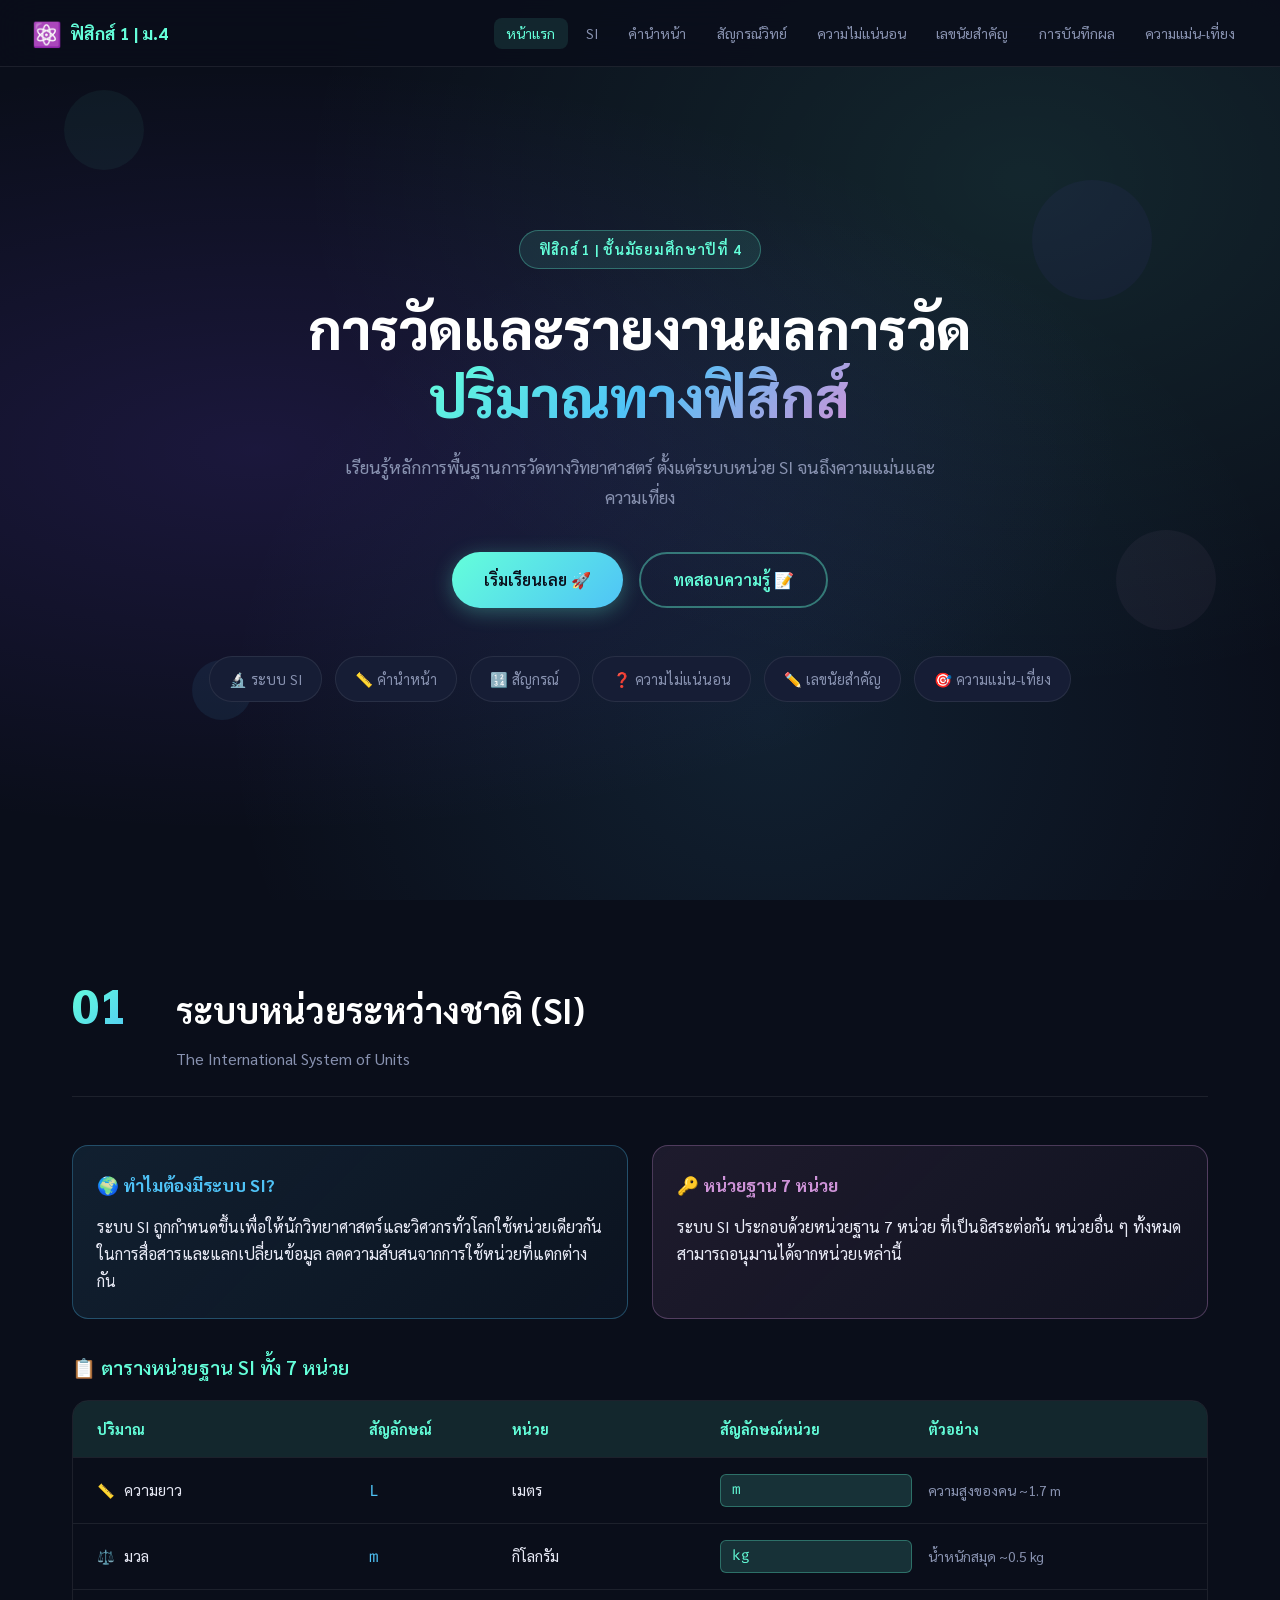
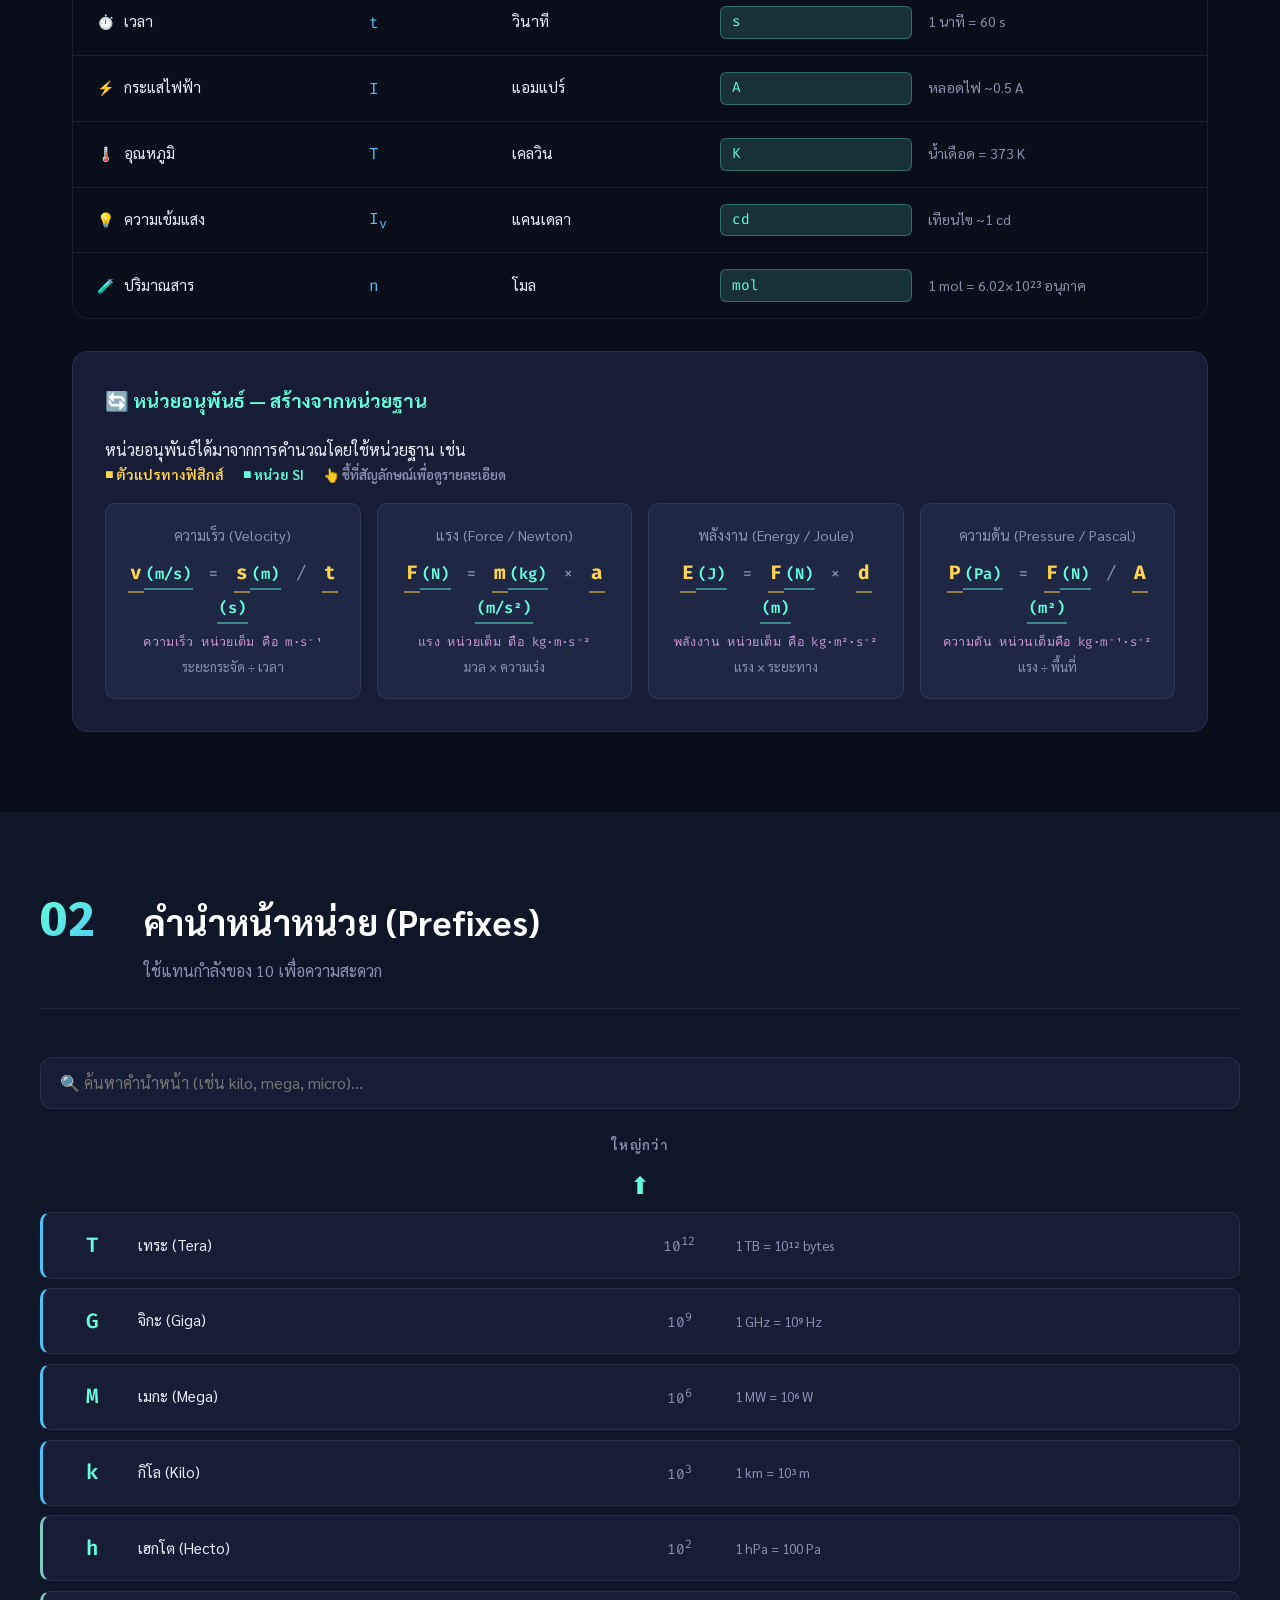
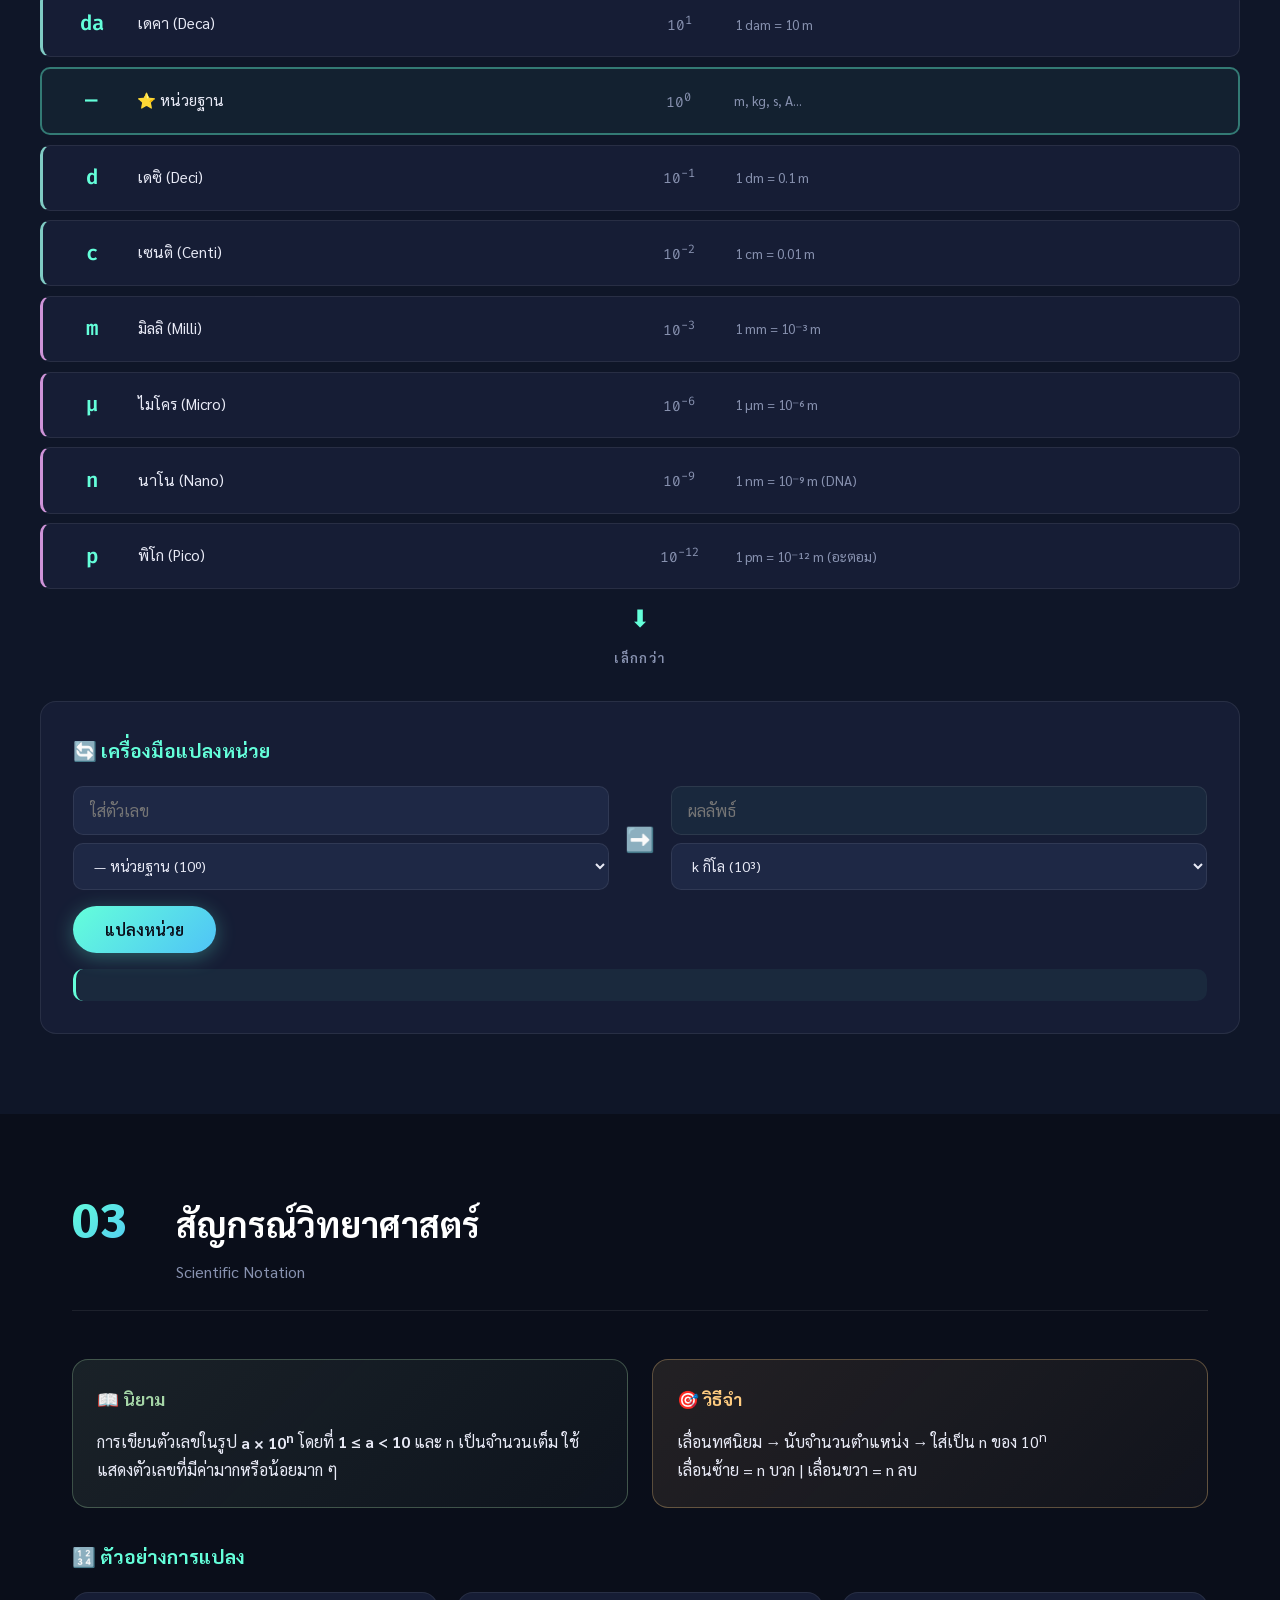
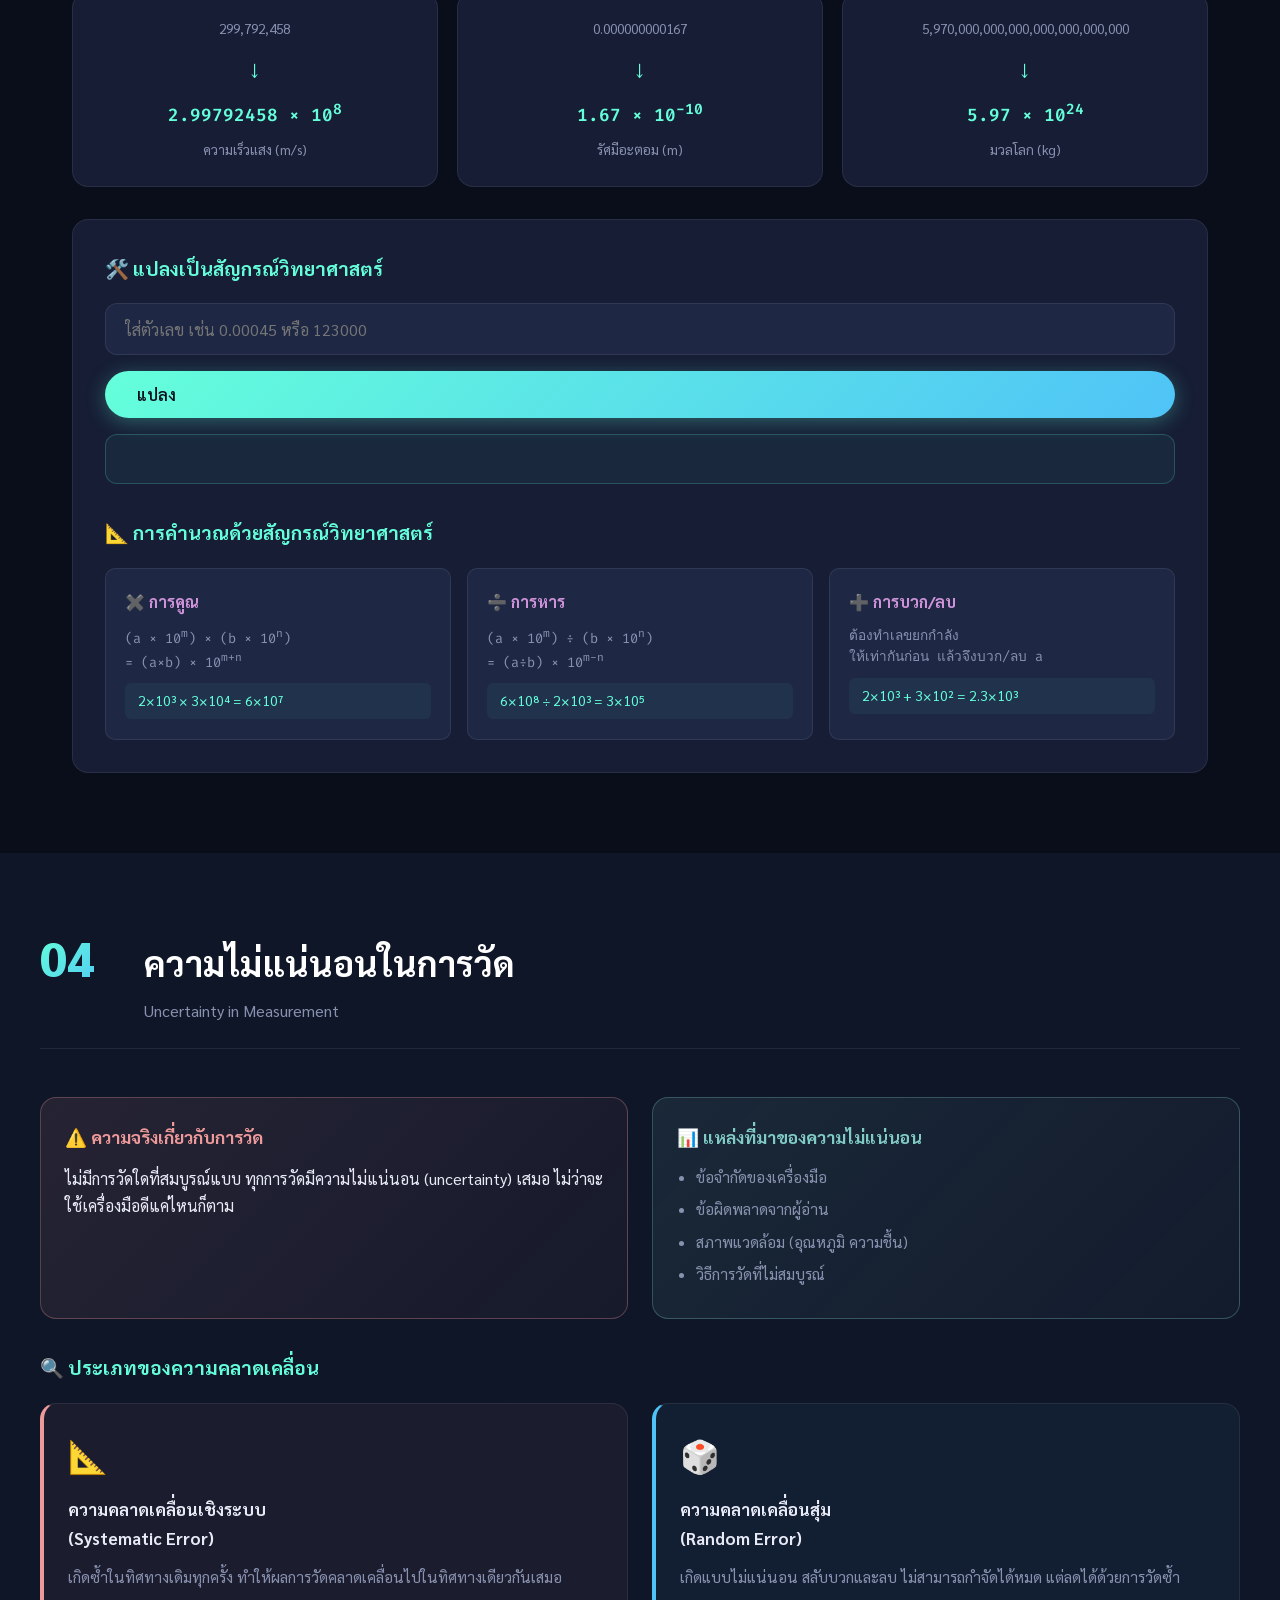
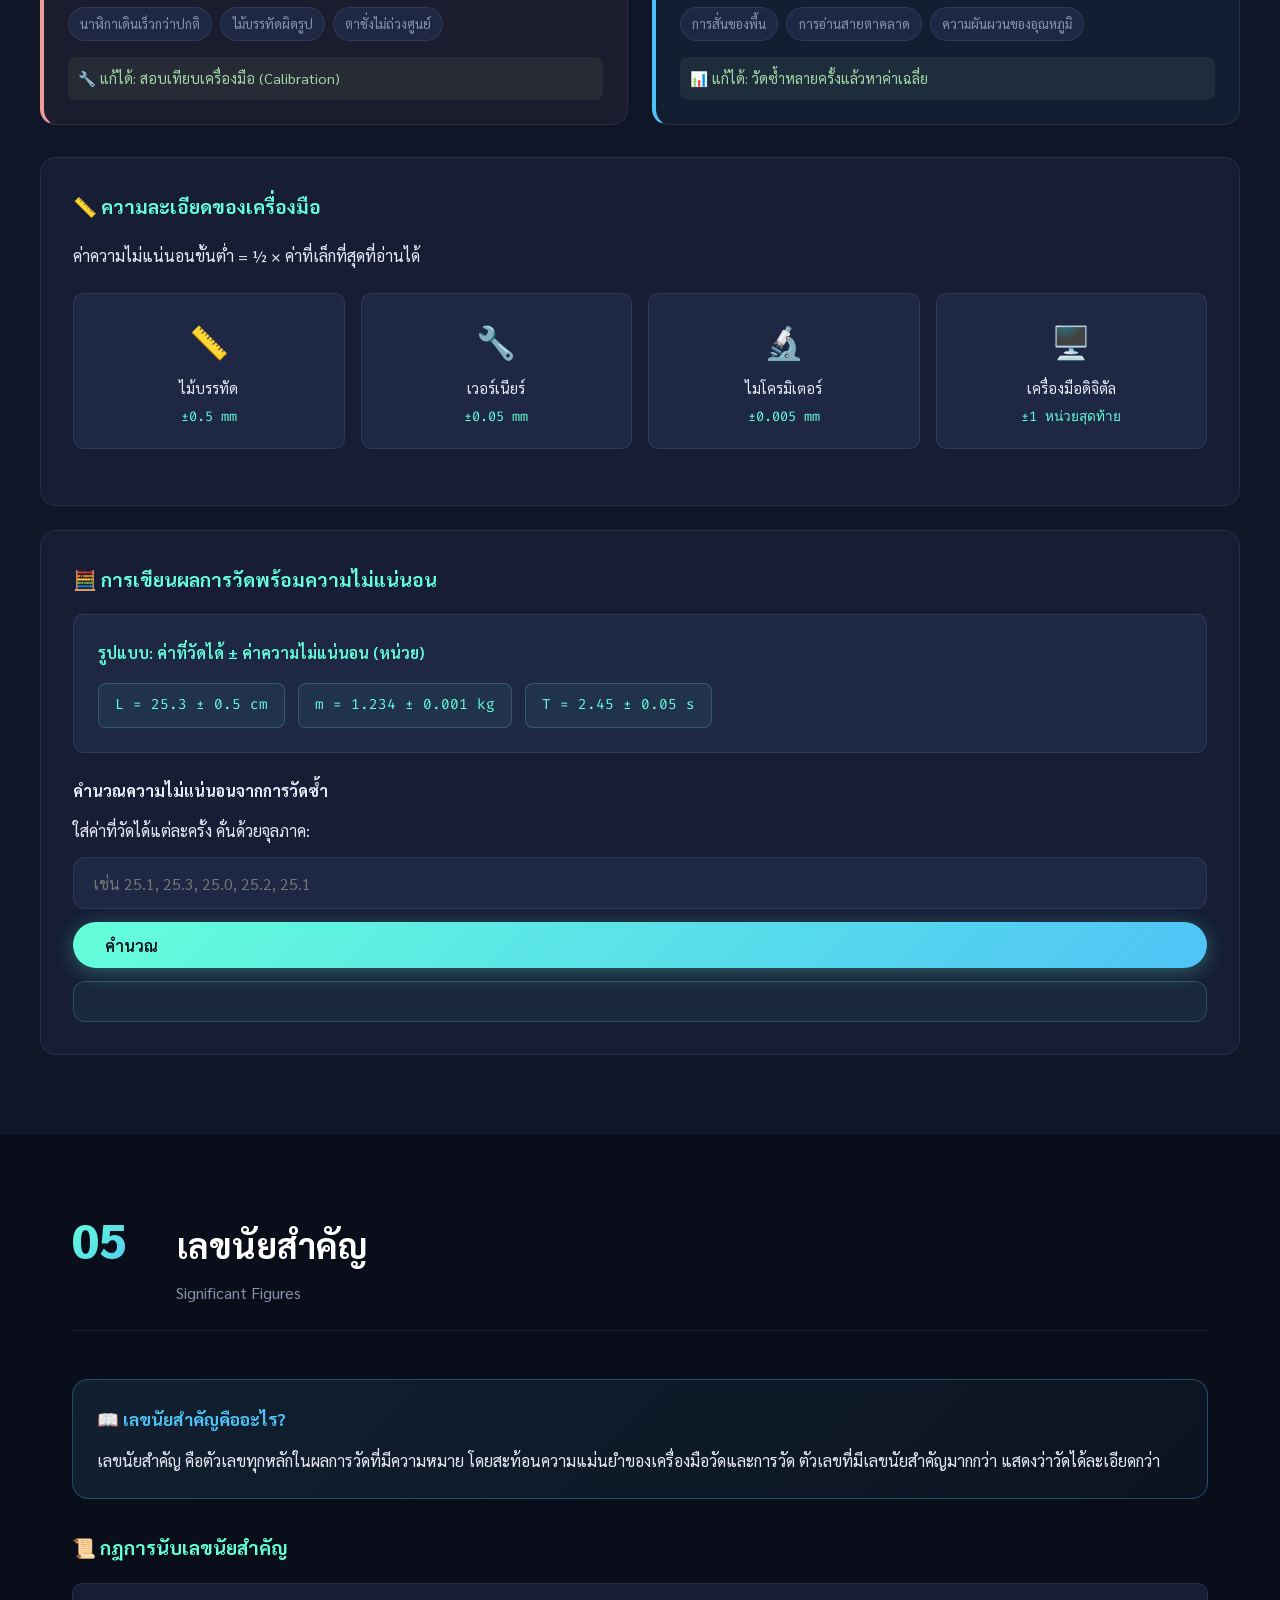
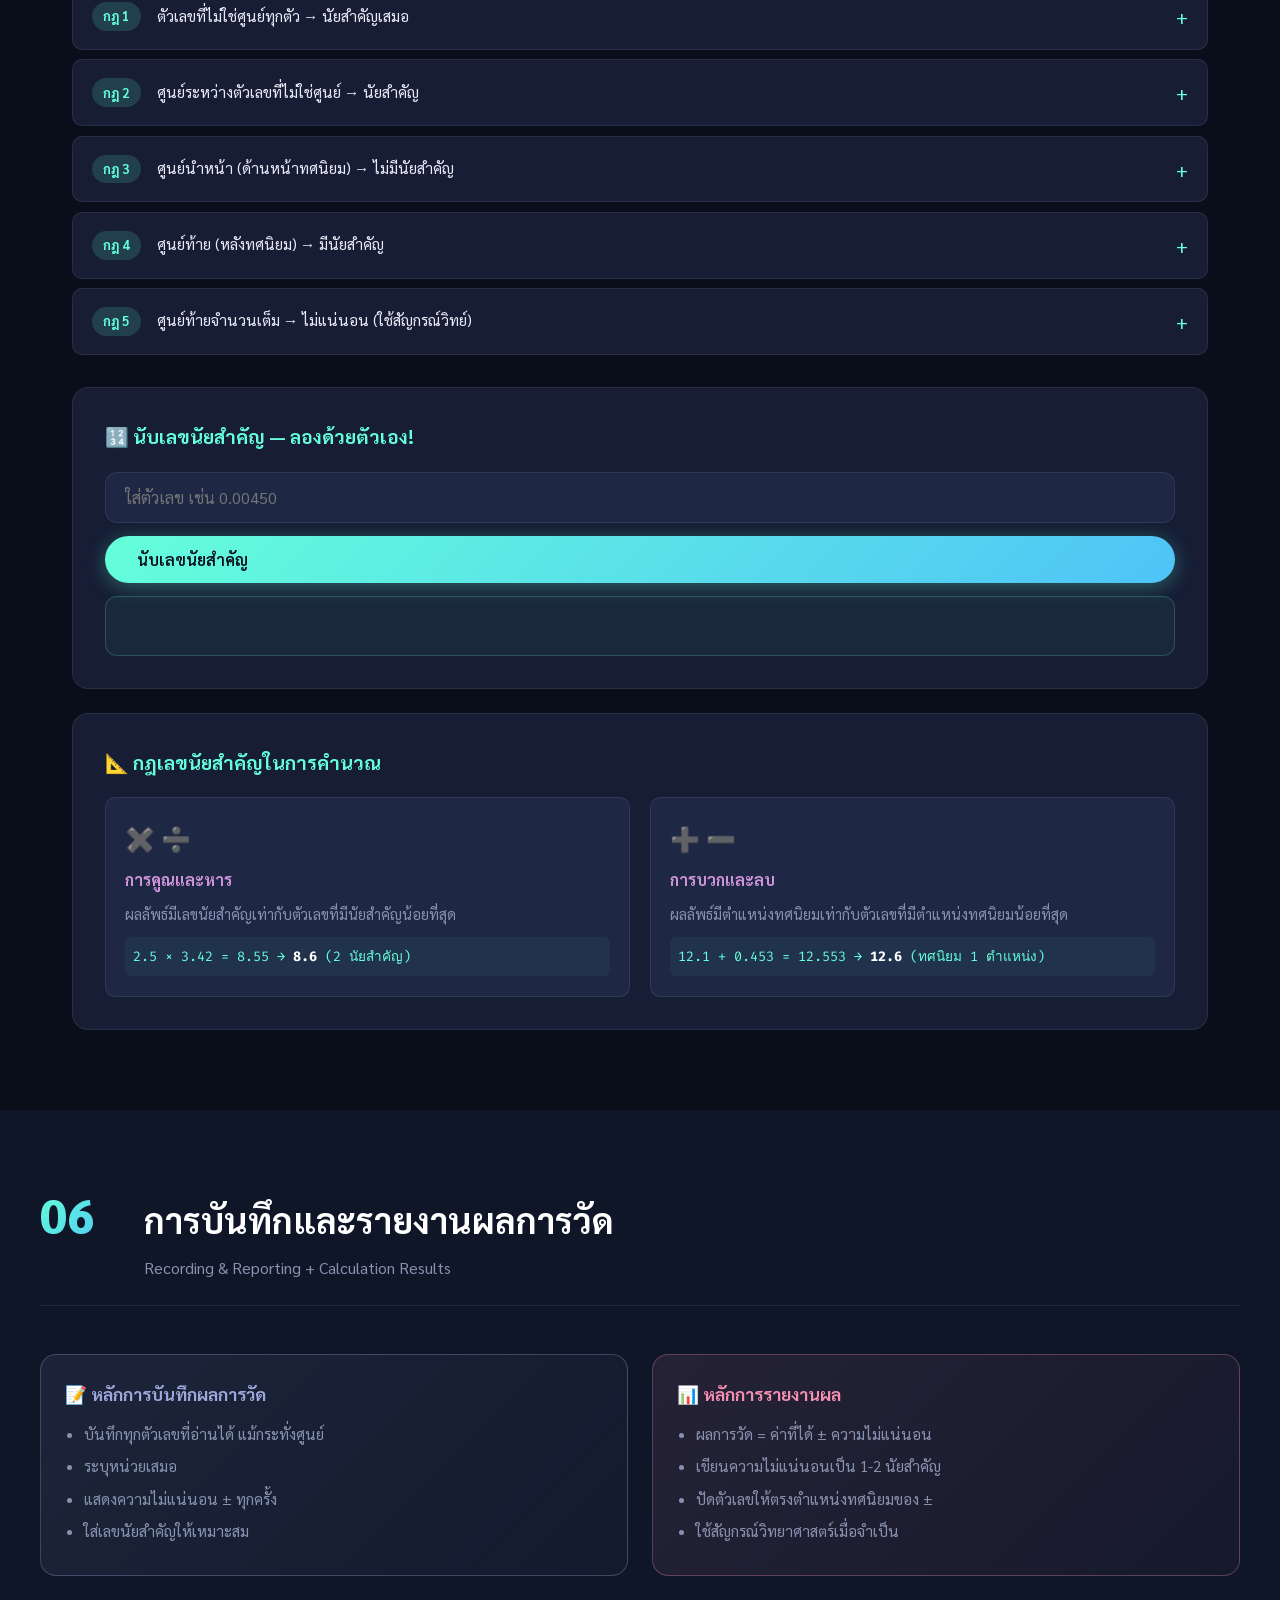
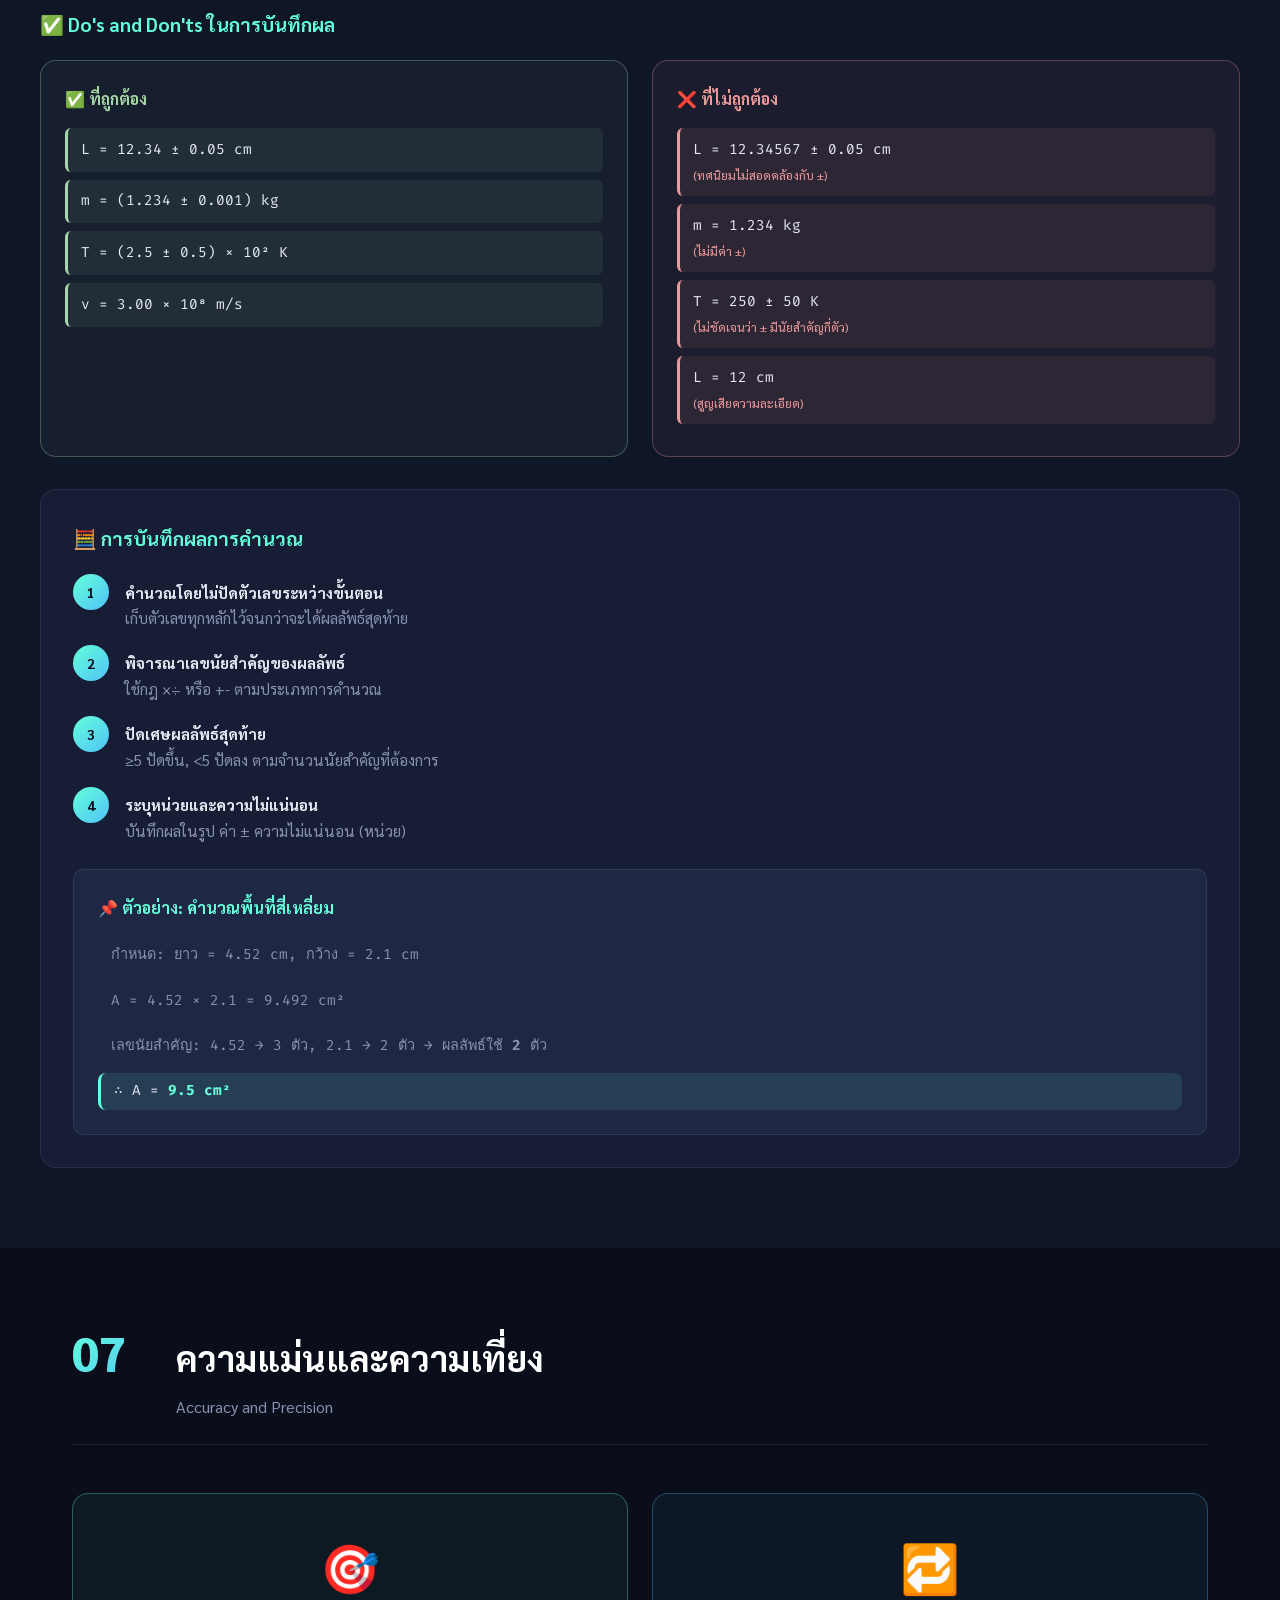
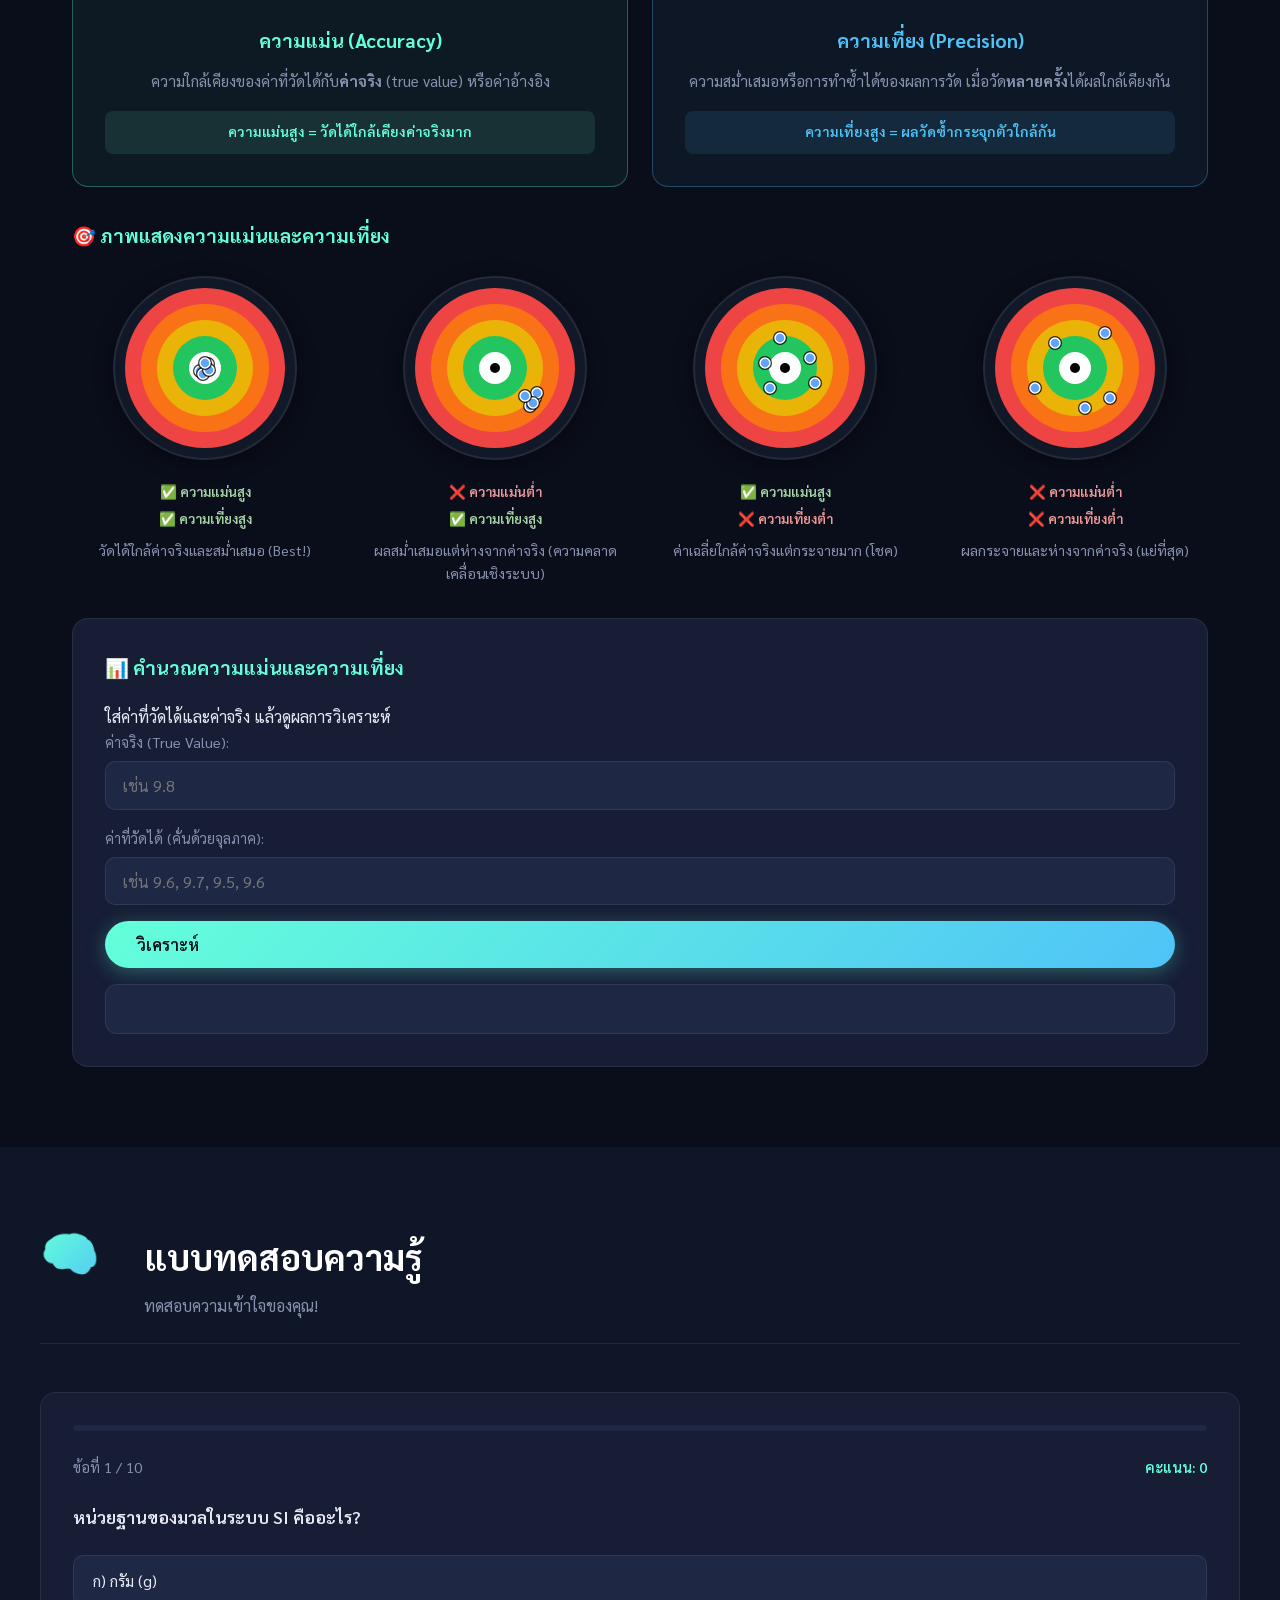
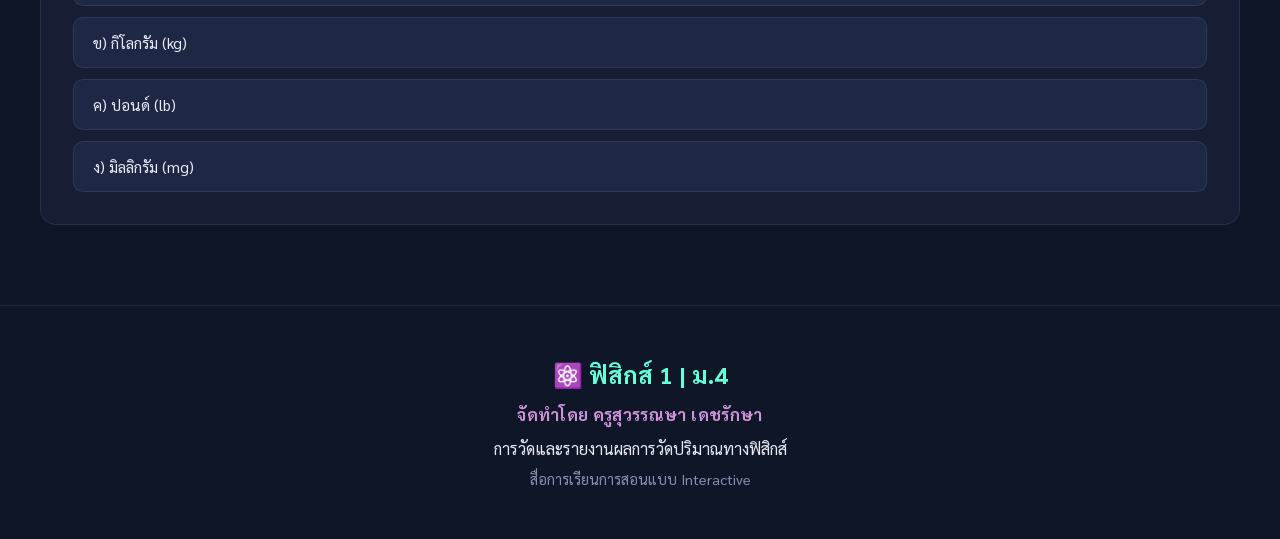
<file: index.html>
<!DOCTYPE html>
<html lang="th">

<head>
  <meta charset="UTF-8">
  <meta name="viewport" content="width=device-width, initial-scale=1.0">
  <title>การวัดและรายงานผลการวัดปริมาณทางฟิสิกส์ | ฟิสิกส์ 1 ม.4</title>
  <link rel="preconnect" href="https://fonts.googleapis.com">
  <link
    href="https://fonts.googleapis.com/css2?family=Sarabun:wght@300;400;500;600;700;800&family=Fira+Code:wght@400;500&display=swap"
    rel="stylesheet">
  <link rel="stylesheet" href="styles.css">
</head>

<body>
  <!-- Navigation -->
  <nav class="navbar" id="navbar">
    <div class="nav-brand">
      <span class="nav-icon">⚛️</span>
      <span>ฟิสิกส์ 1 | ม.4</span>
    </div>
    <ul class="nav-links" id="navLinks">
      <li><a href="#hero" class="nav-link active">หน้าแรก</a></li>
      <li><a href="#si-units" class="nav-link">SI</a></li>
      <li><a href="#prefixes" class="nav-link">คำนำหน้า</a></li>
      <li><a href="#scientific-notation" class="nav-link">สัญกรณ์วิทย์</a></li>
      <li><a href="#uncertainty" class="nav-link">ความไม่แน่นอน</a></li>
      <li><a href="#sig-figs" class="nav-link">เลขนัยสำคัญ</a></li>
      <li><a href="#recording" class="nav-link">การบันทึกผล</a></li>
      <li><a href="#accuracy" class="nav-link">ความแม่น-เที่ยง</a></li>
    </ul>
    <button class="hamburger" id="hamburger" aria-label="Menu">☰</button>
  </nav>

  <!-- Hero Section -->
  <section class="hero" id="hero">
    <div class="hero-bg"></div>
    <div class="floating-particle p1"></div>
    <div class="floating-particle p2"></div>
    <div class="floating-particle p3"></div>
    <div class="floating-particle p4"></div>
    <div class="hero-content">
      <div class="hero-badge">ฟิสิกส์ 1 | ชั้นมัธยมศึกษาปีที่ 4</div>
      <h1 class="hero-title">การวัดและรายงานผลการวัด<br><span class="gradient-text">ปริมาณทางฟิสิกส์</span></h1>
      <p class="hero-subtitle">เรียนรู้หลักการพื้นฐานการวัดทางวิทยาศาสตร์ ตั้งแต่ระบบหน่วย SI จนถึงความแม่นและความเที่ยง
      </p>
      <div class="hero-buttons">
        <a href="#si-units" class="btn btn-primary">เริ่มเรียนเลย 🚀</a>
        <a href="#quiz-section" class="btn btn-outline">ทดสอบความรู้ 📝</a>
      </div>
      <div class="topic-cards-mini">
        <div class="topic-mini-card" onclick="scrollTo('#si-units')">🔬 ระบบ SI</div>
        <div class="topic-mini-card" onclick="scrollTo('#prefixes')">📏 คำนำหน้า</div>
        <div class="topic-mini-card" onclick="scrollTo('#scientific-notation')">🔢 สัญกรณ์</div>
        <div class="topic-mini-card" onclick="scrollTo('#uncertainty')">❓ ความไม่แน่นอน</div>
        <div class="topic-mini-card" onclick="scrollTo('#sig-figs')">✏️ เลขนัยสำคัญ</div>
        <div class="topic-mini-card" onclick="scrollTo('#accuracy')">🎯 ความแม่น-เที่ยง</div>
      </div>
    </div>
  </section>

  <!-- Section 1: SI Units -->
  <section class="content-section" id="si-units">
    <div class="section-header">
      <div class="section-number">01</div>
      <div>
        <h2 class="section-title">ระบบหน่วยระหว่างชาติ (SI)</h2>
        <p class="section-subtitle">The International System of Units</p>
      </div>
    </div>
    <div class="content-grid">
      <div class="info-card card-blue">
        <h3>🌍 ทำไมต้องมีระบบ SI?</h3>
        <p>ระบบ SI ถูกกำหนดขึ้นเพื่อให้นักวิทยาศาสตร์และวิศวกรทั่วโลกใช้หน่วยเดียวกันในการสื่อสารและแลกเปลี่ยนข้อมูล
          ลดความสับสนจากการใช้หน่วยที่แตกต่างกัน</p>
      </div>
      <div class="info-card card-purple">
        <h3>🔑 หน่วยฐาน 7 หน่วย</h3>
        <p>ระบบ SI ประกอบด้วยหน่วยฐาน 7 หน่วย ที่เป็นอิสระต่อกัน หน่วยอื่น ๆ ทั้งหมดสามารถอนุมานได้จากหน่วยเหล่านี้</p>
      </div>
    </div>

    <div class="si-table-container">
      <h3 class="table-title">📋 ตารางหน่วยฐาน SI ทั้ง 7 หน่วย</h3>
      <div class="si-table">
        <div class="si-table-header">
          <span>ปริมาณ</span>
          <span>สัญลักษณ์</span>
          <span>หน่วย</span>
          <span>สัญลักษณ์หน่วย</span>
          <span>ตัวอย่าง</span>
        </div>
        <div class="si-table-row" data-aos="fade-up">
          <span><span class="quantity-icon">📏</span> ความยาว</span>
          <span class="formula">L</span>
          <span>เมตร</span>
          <span class="unit-badge">m</span>
          <span>ความสูงของคน ~1.7 m</span>
        </div>
        <div class="si-table-row" data-aos="fade-up">
          <span><span class="quantity-icon">⚖️</span> มวล</span>
          <span class="formula">m</span>
          <span>กิโลกรัม</span>
          <span class="unit-badge">kg</span>
          <span>น้ำหนักสมุด ~0.5 kg</span>
        </div>
        <div class="si-table-row" data-aos="fade-up">
          <span><span class="quantity-icon">⏱️</span> เวลา</span>
          <span class="formula">t</span>
          <span>วินาที</span>
          <span class="unit-badge">s</span>
          <span>1 นาที = 60 s</span>
        </div>
        <div class="si-table-row" data-aos="fade-up">
          <span><span class="quantity-icon">⚡</span> กระแสไฟฟ้า</span>
          <span class="formula">I</span>
          <span>แอมแปร์</span>
          <span class="unit-badge">A</span>
          <span>หลอดไฟ ~0.5 A</span>
        </div>
        <div class="si-table-row" data-aos="fade-up">
          <span><span class="quantity-icon">🌡️</span> อุณหภูมิ</span>
          <span class="formula">T</span>
          <span>เคลวิน</span>
          <span class="unit-badge">K</span>
          <span>น้ำเดือด = 373 K</span>
        </div>
        <div class="si-table-row" data-aos="fade-up">
          <span><span class="quantity-icon">💡</span> ความเข้มแสง</span>
          <span class="formula">I<sub>v</sub></span>
          <span>แคนเดลา</span>
          <span class="unit-badge">cd</span>
          <span>เทียนไข ~1 cd</span>
        </div>
        <div class="si-table-row" data-aos="fade-up">
          <span><span class="quantity-icon">🧪</span> ปริมาณสาร</span>
          <span class="formula">n</span>
          <span>โมล</span>
          <span class="unit-badge">mol</span>
          <span>1 mol = 6.02×10²³ อนุภาค</span>
        </div>
      </div>
    </div>

    <div class="interactive-box">
      <h3>🔄 หน่วยอนุพันธ์ — สร้างจากหน่วยฐาน</h3>
      <p>หน่วยอนุพันธ์ได้มาจากการคำนวณโดยใช้หน่วยฐาน เช่น</p>
      <div class="derived-legend">
        <span class="legend-var">■ ตัวแปรทางฟิสิกส์</span>
        <span class="legend-unit">■ หน่วย SI</span>
        <span style="color:var(--text-muted);font-size:0.82rem">👆 ชี้ที่สัญลักษณ์เพื่อดูรายละเอียด</span>
      </div>
      <div class="derived-units-grid">
        <!-- Velocity -->
        <div class="derived-card">
          <div class="derived-top">ความเร็ว (Velocity)</div>
          <div class="derived-formula">
            <span class="var-token" data-tt-type="ตัวแปรทางฟิสิกส์"
              data-tt-label="v — ความเร็ว (Velocity)">v</span><span class="unit-token" data-tt-type="หน่วย SI อนุพันธ์"
              data-tt-label="m/s — เมตรต่อวินาที">(m/s)</span>
            <span class="op-sign">=</span>
            <span class="var-token" data-tt-type="ตัวแปรทางฟิสิกส์"
              data-tt-label="s — ระยะกระจัด (Displacement)">s</span><span class="unit-token" data-tt-type="หน่วย SI ฐาน"
              data-tt-label="m — เมตร">(m)</span>
            <span class="op-sign">/</span>
            <span class="var-token" data-tt-type="ตัวแปรทางฟิสิกส์" data-tt-label="t — เวลา (Time)">t</span><span
              class="unit-token" data-tt-type="หน่วย SI ฐาน" data-tt-label="s — วินาที">(s)</span>
          </div>
          <div class="derived-dim">ความเร็ว หน่วยเต็ม คือ m·s⁻¹</div>
          <div class="derived-bot">ระยะกระจัด ÷ เวลา</div>
        </div>
        <!-- Force -->
        <div class="derived-card">
          <div class="derived-top">แรง (Force / Newton)</div>
          <div class="derived-formula">
            <span class="var-token" data-tt-type="ตัวแปรทางฟิสิกส์" data-tt-label="F — แรง (Force)">F</span><span
              class="unit-token" data-tt-type="หน่วย SI อนุพันธ์" data-tt-label="N — นิวตัน = kg·m/s²">(N)</span>
            <span class="op-sign">=</span>
            <span class="var-token" data-tt-type="ตัวแปรทางฟิสิกส์" data-tt-label="m — มวล (Mass)">m</span><span
              class="unit-token" data-tt-type="หน่วย SI ฐาน" data-tt-label="kg — กิโลกรัม">(kg)</span>
            <span class="op-sign">×</span>
            <span class="var-token" data-tt-type="ตัวแปรทางฟิสิกส์"
              data-tt-label="a — ความเร่ง (Acceleration)">a</span><span class="unit-token"
              data-tt-type="หน่วย SI อนุพันธ์" data-tt-label="m/s² — เมตรต่อวินาทีกำลังสอง">(m/s²)</span>
          </div>
          <div class="derived-dim">แรง หน่วยเต็ม ตือ kg·m·s⁻²</div>
          <div class="derived-bot">มวล × ความเร่ง</div>
        </div>
        <!-- Energy -->
        <div class="derived-card">
          <div class="derived-top">พลังงาน (Energy / Joule)</div>
          <div class="derived-formula">
            <span class="var-token" data-tt-type="ตัวแปรทางฟิสิกส์" data-tt-label="E — พลังงาน (Energy)">E</span><span
              class="unit-token" data-tt-type="หน่วย SI อนุพันธ์" data-tt-label="J — จูล = kg·m²/s²">(J)</span>
            <span class="op-sign">=</span>
            <span class="var-token" data-tt-type="ตัวแปรทางฟิสิกส์" data-tt-label="F — แรง (Force)">F</span><span
              class="unit-token" data-tt-type="หน่วย SI อนุพันธ์" data-tt-label="N — นิวตัน">(N)</span>
            <span class="op-sign">×</span>
            <span class="var-token" data-tt-type="ตัวแปรทางฟิสิกส์" data-tt-label="d — ระยะทาง (Distance)">d</span><span
              class="unit-token" data-tt-type="หน่วย SI ฐาน" data-tt-label="m — เมตร">(m)</span>
          </div>
          <div class="derived-dim">พลังงาน หน่วยเต็ม คือ kg·m²·s⁻²</div>
          <div class="derived-bot">แรง × ระยะทาง</div>
        </div>
        <!-- Pressure -->
        <div class="derived-card">
          <div class="derived-top">ความดัน (Pressure / Pascal)</div>
          <div class="derived-formula">
            <span class="var-token" data-tt-type="ตัวแปรทางฟิสิกส์" data-tt-label="P — ความดัน (Pressure)">P</span><span
              class="unit-token" data-tt-type="หน่วย SI อนุพันธ์" data-tt-label="Pa — ปาสกาล = kg/(m·s²)">(Pa)</span>
            <span class="op-sign">=</span>
            <span class="var-token" data-tt-type="ตัวแปรทางฟิสิกส์" data-tt-label="F — แรง (Force)">F</span><span
              class="unit-token" data-tt-type="หน่วย SI อนุพันธ์" data-tt-label="N — นิวตัน">(N)</span>
            <span class="op-sign">/</span>
            <span class="var-token" data-tt-type="ตัวแปรทางฟิสิกส์"
              data-tt-label="A — พื้นที่รับแรง (Area)">A</span><span class="unit-token" data-tt-type="หน่วย SI อนุพันธ์"
              data-tt-label="m² — ตารางเมตร">(m²)</span>
          </div>
          <div class="derived-dim">ความดัน หน่วนเต็มคือ kg·m⁻¹·s⁻²</div>
          <div class="derived-bot">แรง ÷ พื้นที่</div>
        </div>
      </div>
    </div>
  </section>

  <!-- Section 2: Prefixes -->
  <section class="content-section alt-bg" id="prefixes">
    <div class="section-header">
      <div class="section-number">02</div>
      <div>
        <h2 class="section-title">คำนำหน้าหน่วย (Prefixes)</h2>
        <p class="section-subtitle">ใช้แทนกำลังของ 10 เพื่อความสะดวก</p>
      </div>
    </div>

    <div class="prefix-interactive">
      <div class="prefix-search-box">
        <input type="text" id="prefixSearch" placeholder="🔍 ค้นหาคำนำหน้า (เช่น kilo, mega, micro)..."
          class="search-input">
      </div>
      <div class="prefix-scale">
        <div class="scale-label">ใหญ่กว่า</div>
        <div class="scale-arrow">⬆</div>
        <div class="prefix-grid" id="prefixGrid">
          <div class="prefix-card big" data-name="เทระ" data-symbol="T" data-power="12" data-value="1,000,000,000,000">
            <div class="prefix-symbol">T</div>
            <div class="prefix-name">เทระ (Tera)</div>
            <div class="prefix-power">10<sup>12</sup></div>
            <div class="prefix-example">1 TB = 10¹² bytes</div>
          </div>
          <div class="prefix-card big" data-name="จิกะ" data-symbol="G" data-power="9" data-value="1,000,000,000">
            <div class="prefix-symbol">G</div>
            <div class="prefix-name">จิกะ (Giga)</div>
            <div class="prefix-power">10<sup>9</sup></div>
            <div class="prefix-example">1 GHz = 10⁹ Hz</div>
          </div>
          <div class="prefix-card big" data-name="เมกะ" data-symbol="M" data-power="6" data-value="1,000,000">
            <div class="prefix-symbol">M</div>
            <div class="prefix-name">เมกะ (Mega)</div>
            <div class="prefix-power">10<sup>6</sup></div>
            <div class="prefix-example">1 MW = 10⁶ W</div>
          </div>
          <div class="prefix-card big" data-name="กิโล" data-symbol="k" data-power="3" data-value="1,000">
            <div class="prefix-symbol">k</div>
            <div class="prefix-name">กิโล (Kilo)</div>
            <div class="prefix-power">10<sup>3</sup></div>
            <div class="prefix-example">1 km = 10³ m</div>
          </div>
          <div class="prefix-card neutral" data-name="เฮกโต" data-symbol="h" data-power="2" data-value="100">
            <div class="prefix-symbol">h</div>
            <div class="prefix-name">เฮกโต (Hecto)</div>
            <div class="prefix-power">10<sup>2</sup></div>
            <div class="prefix-example">1 hPa = 100 Pa</div>
          </div>
          <div class="prefix-card neutral" data-name="เดคา" data-symbol="da" data-power="1" data-value="10">
            <div class="prefix-symbol">da</div>
            <div class="prefix-name">เดคา (Deca)</div>
            <div class="prefix-power">10<sup>1</sup></div>
            <div class="prefix-example">1 dam = 10 m</div>
          </div>
          <div class="prefix-card base-unit">
            <div class="prefix-symbol">—</div>
            <div class="prefix-name">⭐ หน่วยฐาน</div>
            <div class="prefix-power">10<sup>0</sup></div>
            <div class="prefix-example">m, kg, s, A...</div>
          </div>
          <div class="prefix-card neutral" data-name="เดซิ" data-symbol="d" data-power="-1" data-value="0.1">
            <div class="prefix-symbol">d</div>
            <div class="prefix-name">เดซิ (Deci)</div>
            <div class="prefix-power">10<sup>-1</sup></div>
            <div class="prefix-example">1 dm = 0.1 m</div>
          </div>
          <div class="prefix-card neutral" data-name="เซนติ" data-symbol="c" data-power="-2" data-value="0.01">
            <div class="prefix-symbol">c</div>
            <div class="prefix-name">เซนติ (Centi)</div>
            <div class="prefix-power">10<sup>-2</sup></div>
            <div class="prefix-example">1 cm = 0.01 m</div>
          </div>
          <div class="prefix-card small" data-name="มิลลิ" data-symbol="m" data-power="-3" data-value="0.001">
            <div class="prefix-symbol">m</div>
            <div class="prefix-name">มิลลิ (Milli)</div>
            <div class="prefix-power">10<sup>-3</sup></div>
            <div class="prefix-example">1 mm = 10⁻³ m</div>
          </div>
          <div class="prefix-card small" data-name="ไมโคร" data-symbol="μ" data-power="-6" data-value="0.000001">
            <div class="prefix-symbol">μ</div>
            <div class="prefix-name">ไมโคร (Micro)</div>
            <div class="prefix-power">10<sup>-6</sup></div>
            <div class="prefix-example">1 μm = 10⁻⁶ m</div>
          </div>
          <div class="prefix-card small" data-name="นาโน" data-symbol="n" data-power="-9" data-value="0.000000001">
            <div class="prefix-symbol">n</div>
            <div class="prefix-name">นาโน (Nano)</div>
            <div class="prefix-power">10<sup>-9</sup></div>
            <div class="prefix-example">1 nm = 10⁻⁹ m (DNA)</div>
          </div>
          <div class="prefix-card small" data-name="พิโก" data-symbol="p" data-power="-12" data-value="0.000000000001">
            <div class="prefix-symbol">p</div>
            <div class="prefix-name">พิโก (Pico)</div>
            <div class="prefix-power">10<sup>-12</sup></div>
            <div class="prefix-example">1 pm = 10⁻¹² m (อะตอม)</div>
          </div>
        </div>
        <div class="scale-arrow">⬇</div>
        <div class="scale-label">เล็กกว่า</div>
      </div>
    </div>

    <!-- Unit Converter -->
    <div class="interactive-box converter-box">
      <h3>🔄 เครื่องมือแปลงหน่วย</h3>
      <div class="converter-grid">
        <div class="converter-input-group">
          <input type="number" id="convertValue" placeholder="ใส่ตัวเลข" class="convert-input">
          <select id="fromPrefix" class="convert-select">
            <option value="12">T เทระ (10¹²)</option>
            <option value="9">G จิกะ (10⁹)</option>
            <option value="6">M เมกะ (10⁶)</option>
            <option value="3">k กิโล (10³)</option>
            <option value="2">h เฮกโต (10²)</option>
            <option value="1">da เดคา (10¹)</option>
            <option value="0" selected>— หน่วยฐาน (10⁰)</option>
            <option value="-1">d เดซิ (10⁻¹)</option>
            <option value="-2">c เซนติ (10⁻²)</option>
            <option value="-3">m มิลลิ (10⁻³)</option>
            <option value="-6">μ ไมโคร (10⁻⁶)</option>
            <option value="-9">n นาโน (10⁻⁹)</option>
            <option value="-12">p พิโก (10⁻¹²)</option>
          </select>
        </div>
        <div class="convert-arrow">➡️</div>
        <div class="converter-input-group">
          <input type="text" id="convertResult" placeholder="ผลลัพธ์" class="convert-input result-input" readonly>
          <select id="toPrefix" class="convert-select">
            <option value="12">T เทระ (10¹²)</option>
            <option value="9">G จิกะ (10⁹)</option>
            <option value="6">M เมกะ (10⁶)</option>
            <option value="3" selected>k กิโล (10³)</option>
            <option value="2">h เฮกโต (10²)</option>
            <option value="1">da เดคา (10¹)</option>
            <option value="0">— หน่วยฐาน (10⁰)</option>
            <option value="-1">d เดซิ (10⁻¹)</option>
            <option value="-2">c เซนติ (10⁻²)</option>
            <option value="-3">m มิลลิ (10⁻³)</option>
            <option value="-6">μ ไมโคร (10⁻⁶)</option>
            <option value="-9">n นาโน (10⁻⁹)</option>
            <option value="-12">p พิโก (10⁻¹²)</option>
          </select>
        </div>
      </div>
      <button onclick="convertUnits()" class="btn btn-primary" style="margin-top:1rem">แปลงหน่วย</button>
      <div id="convertExplain" class="convert-explain"></div>
    </div>
  </section>

  <!-- Section 3: Scientific Notation -->
  <section class="content-section" id="scientific-notation">
    <div class="section-header">
      <div class="section-number">03</div>
      <div>
        <h2 class="section-title">สัญกรณ์วิทยาศาสตร์</h2>
        <p class="section-subtitle">Scientific Notation</p>
      </div>
    </div>

    <div class="content-grid">
      <div class="info-card card-green">
        <h3>📖 นิยาม</h3>
        <p>การเขียนตัวเลขในรูป <strong>a × 10<sup>n</sup></strong> โดยที่ <strong>1 ≤ a &lt; 10</strong> และ n
          เป็นจำนวนเต็ม ใช้แสดงตัวเลขที่มีค่ามากหรือน้อยมาก ๆ</p>
      </div>
      <div class="info-card card-orange">
        <h3>🎯 วิธีจำ</h3>
        <p>เลื่อนทศนิยม → นับจำนวนตำแหน่ง → ใส่เป็น n ของ 10<sup>n</sup><br>เลื่อนซ้าย = n บวก | เลื่อนขวา = n ลบ</p>
      </div>
    </div>

    <div class="notation-demo">
      <h3>🔢 ตัวอย่างการแปลง</h3>
      <div class="example-cards">
        <div class="example-card">
          <div class="example-num">299,792,458</div>
          <div class="example-arrow">↓</div>
          <div class="example-sci">2.99792458 × 10<sup>8</sup></div>
          <div class="example-label">ความเร็วแสง (m/s)</div>
        </div>
        <div class="example-card">
          <div class="example-num">0.000000000167</div>
          <div class="example-arrow">↓</div>
          <div class="example-sci">1.67 × 10<sup>-10</sup></div>
          <div class="example-label">รัศมีอะตอม (m)</div>
        </div>
        <div class="example-card">
          <div class="example-num">5,970,000,000,000,000,000,000,000</div>
          <div class="example-arrow">↓</div>
          <div class="example-sci">5.97 × 10<sup>24</sup></div>
          <div class="example-label">มวลโลก (kg)</div>
        </div>
      </div>
    </div>

    <!-- Interactive converter -->
    <div class="interactive-box">
      <h3>🛠️ แปลงเป็นสัญกรณ์วิทยาศาสตร์</h3>
      <div class="notation-converter">
        <input type="text" id="notationInput" placeholder="ใส่ตัวเลข เช่น 0.00045 หรือ 123000" class="full-input">
        <button onclick="toScientific()" class="btn btn-primary">แปลง</button>
        <div id="notationResult" class="notation-result"></div>
      </div>

      <h3 style="margin-top:2rem">📐 การคำนวณด้วยสัญกรณ์วิทยาศาสตร์</h3>
      <div class="rules-grid">
        <div class="rule-card">
          <div class="rule-title">✖️ การคูณ</div>
          <div class="rule-formula">(a × 10<sup>m</sup>) × (b × 10<sup>n</sup>)<br>= (a×b) × 10<sup>m+n</sup></div>
          <div class="rule-example">2×10³ × 3×10⁴ = 6×10⁷</div>
        </div>
        <div class="rule-card">
          <div class="rule-title">➗ การหาร</div>
          <div class="rule-formula">(a × 10<sup>m</sup>) ÷ (b × 10<sup>n</sup>)<br>= (a÷b) × 10<sup>m-n</sup></div>
          <div class="rule-example">6×10⁸ ÷ 2×10³ = 3×10⁵</div>
        </div>
        <div class="rule-card">
          <div class="rule-title">➕ การบวก/ลบ</div>
          <div class="rule-formula">ต้องทำเลขยกกำลัง<br>ให้เท่ากันก่อน แล้วจึงบวก/ลบ a</div>
          <div class="rule-example">2×10³ + 3×10² = 2.3×10³</div>
        </div>
      </div>
    </div>
  </section>

  <!-- Section 4: Uncertainty -->
  <section class="content-section alt-bg" id="uncertainty">
    <div class="section-header">
      <div class="section-number">04</div>
      <div>
        <h2 class="section-title">ความไม่แน่นอนในการวัด</h2>
        <p class="section-subtitle">Uncertainty in Measurement</p>
      </div>
    </div>

    <div class="content-grid">
      <div class="info-card card-red">
        <h3>⚠️ ความจริงเกี่ยวกับการวัด</h3>
        <p>ไม่มีการวัดใดที่สมบูรณ์แบบ ทุกการวัดมีความไม่แน่นอน (uncertainty) เสมอ ไม่ว่าจะใช้เครื่องมือดีแค่ไหนก็ตาม</p>
      </div>
      <div class="info-card card-teal">
        <h3>📊 แหล่งที่มาของความไม่แน่นอน</h3>
        <ul>
          <li>ข้อจำกัดของเครื่องมือ</li>
          <li>ข้อผิดพลาดจากผู้อ่าน</li>
          <li>สภาพแวดล้อม (อุณหภูมิ ความชื้น)</li>
          <li>วิธีการวัดที่ไม่สมบูรณ์</li>
        </ul>
      </div>
    </div>

    <div class="uncertainty-types">
      <h3>🔍 ประเภทของความคลาดเคลื่อน</h3>
      <div class="type-cards">
        <div class="type-card systematic">
          <div class="type-icon">📐</div>
          <h4>ความคลาดเคลื่อนเชิงระบบ<br>(Systematic Error)</h4>
          <p>เกิดซ้ำในทิศทางเดิมทุกครั้ง ทำให้ผลการวัดคลาดเคลื่อนไปในทิศทางเดียวกันเสมอ</p>
          <div class="error-examples">
            <span class="error-tag">นาฬิกาเดินเร็วกว่าปกติ</span>
            <span class="error-tag">ไม้บรรทัดผิดรูป</span>
            <span class="error-tag">ตาชั่งไม่ถ่วงศูนย์</span>
          </div>
          <div class="error-fix">🔧 แก้ได้: สอบเทียบเครื่องมือ (Calibration)</div>
        </div>
        <div class="type-card random">
          <div class="type-icon">🎲</div>
          <h4>ความคลาดเคลื่อนสุ่ม<br>(Random Error)</h4>
          <p>เกิดแบบไม่แน่นอน สลับบวกและลบ ไม่สามารถกำจัดได้หมด แต่ลดได้ด้วยการวัดซ้ำ</p>
          <div class="error-examples">
            <span class="error-tag">การสั่นของพื้น</span>
            <span class="error-tag">การอ่านสายตาคลาด</span>
            <span class="error-tag">ความผันผวนของอุณหภูมิ</span>
          </div>
          <div class="error-fix">📊 แก้ได้: วัดซ้ำหลายครั้งแล้วหาค่าเฉลี่ย</div>
        </div>
      </div>
    </div>

    <div class="interactive-box">
      <h3>📏 ความละเอียดของเครื่องมือ</h3>
      <p>ค่าความไม่แน่นอนขั้นต่ำ = ½ × ค่าที่เล็กที่สุดที่อ่านได้</p>
      <div class="instruments-demo">
        <div class="instrument" onclick="showInstrumentDetail('ruler')">
          <div class="inst-icon">📏</div>
          <div class="inst-name">ไม้บรรทัด</div>
          <div class="inst-precision">±0.5 mm</div>
        </div>
        <div class="instrument" onclick="showInstrumentDetail('vernier')">
          <div class="inst-icon">🔧</div>
          <div class="inst-name">เวอร์เนียร์</div>
          <div class="inst-precision">±0.05 mm</div>
        </div>
        <div class="instrument" onclick="showInstrumentDetail('micrometer')">
          <div class="inst-icon">🔬</div>
          <div class="inst-name">ไมโครมิเตอร์</div>
          <div class="inst-precision">±0.005 mm</div>
        </div>
        <div class="instrument" onclick="showInstrumentDetail('digital')">
          <div class="inst-icon">🖥️</div>
          <div class="inst-name">เครื่องมือดิจิตัล</div>
          <div class="inst-precision">±1 หน่วยสุดท้าย</div>
        </div>
      </div>
      <div id="instrumentDetail" class="instrument-detail hidden"></div>
    </div>

    <div class="interactive-box" style="margin-top:1.5rem">
      <h3>🧮 การเขียนผลการวัดพร้อมความไม่แน่นอน</h3>
      <div class="uncertainty-format">
        <div class="format-box">
          <div class="format-title">รูปแบบ: ค่าที่วัดได้ ± ค่าความไม่แน่นอน (หน่วย)</div>
          <div class="format-examples">
            <div class="fmt-ex">L = 25.3 ± 0.5 cm</div>
            <div class="fmt-ex">m = 1.234 ± 0.001 kg</div>
            <div class="fmt-ex">T = 2.45 ± 0.05 s</div>
          </div>
        </div>
      </div>
      <div class="uncertainty-calc">
        <h4>คำนวณความไม่แน่นอนจากการวัดซ้ำ</h4>
        <p>ใส่ค่าที่วัดได้แต่ละครั้ง คั่นด้วยจุลภาค:</p>
        <input type="text" id="measureInput" placeholder="เช่น 25.1, 25.3, 25.0, 25.2, 25.1" class="full-input">
        <button onclick="calcUncertainty()" class="btn btn-primary">คำนวณ</button>
        <div id="uncertaintyResult" class="uncertainty-result"></div>
      </div>
    </div>
  </section>

  <!-- Section 5: Significant Figures -->
  <section class="content-section" id="sig-figs">
    <div class="section-header">
      <div class="section-number">05</div>
      <div>
        <h2 class="section-title">เลขนัยสำคัญ</h2>
        <p class="section-subtitle">Significant Figures</p>
      </div>
    </div>

    <div class="info-card card-blue" style="max-width:100%">
      <h3>📖 เลขนัยสำคัญคืออะไร?</h3>
      <p>เลขนัยสำคัญ คือตัวเลขทุกหลักในผลการวัดที่มีความหมาย โดยสะท้อนความแม่นยำของเครื่องมือวัดและการวัด
        ตัวเลขที่มีเลขนัยสำคัญมากกว่า แสดงว่าวัดได้ละเอียดกว่า</p>
    </div>

    <div class="sf-rules">
      <h3>📜 กฎการนับเลขนัยสำคัญ</h3>
      <div class="rules-accordion">
        <div class="accordion-item" onclick="toggleAccordion(this)">
          <div class="accordion-header">
            <span class="rule-num">กฎ 1</span>
            <span>ตัวเลขที่ไม่ใช่ศูนย์ทุกตัว → นัยสำคัญเสมอ</span>
            <span class="accordion-icon">+</span>
          </div>
          <div class="accordion-body">
            <p>ตัวเลข 1-9 ทุกตัวถือว่าเป็นเลขนัยสำคัญ</p>
            <div class="sf-examples">
              <span class="sf-ex">1234 → <strong>4</strong> ตัว</span>
              <span class="sf-ex">5.67 → <strong>3</strong> ตัว</span>
              <span class="sf-ex">9 → <strong>1</strong> ตัว</span>
            </div>
          </div>
        </div>
        <div class="accordion-item" onclick="toggleAccordion(this)">
          <div class="accordion-header">
            <span class="rule-num">กฎ 2</span>
            <span>ศูนย์ระหว่างตัวเลขที่ไม่ใช่ศูนย์ → นัยสำคัญ</span>
            <span class="accordion-icon">+</span>
          </div>
          <div class="accordion-body">
            <p>ศูนย์ที่อยู่ "ขั้นกลาง" ระหว่างเลขอื่น ๆ ถือว่ามีนัยสำคัญ</p>
            <div class="sf-examples">
              <span class="sf-ex">1004 → <strong>4</strong> ตัว</span>
              <span class="sf-ex">20.03 → <strong>4</strong> ตัว</span>
              <span class="sf-ex">1.001 → <strong>4</strong> ตัว</span>
            </div>
          </div>
        </div>
        <div class="accordion-item" onclick="toggleAccordion(this)">
          <div class="accordion-header">
            <span class="rule-num">กฎ 3</span>
            <span>ศูนย์นำหน้า (ด้านหน้าทศนิยม) → ไม่มีนัยสำคัญ</span>
            <span class="accordion-icon">+</span>
          </div>
          <div class="accordion-body">
            <p>ศูนย์ที่อยู่ก่อนตัวเลขอื่นทางซ้ายของทศนิยม ไม่มีนัยสำคัญ ทำหน้าที่บอกตำแหน่งเท่านั้น</p>
            <div class="sf-examples">
              <span class="sf-ex">0.0045 → <strong>2</strong> ตัว (4,5)</span>
              <span class="sf-ex">0.12 → <strong>2</strong> ตัว (1,2)</span>
              <span class="sf-ex">0.007 → <strong>1</strong> ตัว (7)</span>
            </div>
          </div>
        </div>
        <div class="accordion-item" onclick="toggleAccordion(this)">
          <div class="accordion-header">
            <span class="rule-num">กฎ 4</span>
            <span>ศูนย์ท้าย (หลังทศนิยม) → มีนัยสำคัญ</span>
            <span class="accordion-icon">+</span>
          </div>
          <div class="accordion-body">
            <p>ศูนย์ที่อยู่หลังตัวเลขอื่น และหลังจุดทศนิยมแล้ว ถือว่ามีนัยสำคัญ</p>
            <div class="sf-examples">
              <span class="sf-ex">2.50 → <strong>3</strong> ตัว</span>
              <span class="sf-ex">10.0 → <strong>3</strong> ตัว</span>
              <span class="sf-ex">1.200 → <strong>4</strong> ตัว</span>
            </div>
          </div>
        </div>
        <div class="accordion-item" onclick="toggleAccordion(this)">
          <div class="accordion-header">
            <span class="rule-num">กฎ 5</span>
            <span>ศูนย์ท้ายจำนวนเต็ม → ไม่แน่นอน (ใช้สัญกรณ์วิทย์)</span>
            <span class="accordion-icon">+</span>
          </div>
          <div class="accordion-body">
            <p>ศูนย์ท้ายของจำนวนเต็มอาจมีหรือไม่มีนัยสำคัญก็ได้ ต้องใช้สัญกรณ์วิทยาศาสตร์เพื่อระบุชัดเจน</p>
            <div class="sf-examples">
              <span class="sf-ex">1000 → ไม่แน่ใจ (1-4 ตัว)</span>
              <span class="sf-ex">1.0×10³ → <strong>2</strong> ตัว</span>
              <span class="sf-ex">1.000×10³ → <strong>4</strong> ตัว</span>
            </div>
          </div>
        </div>
      </div>
    </div>

    <!-- SF Counter Tool -->
    <div class="interactive-box" style="margin-top:1.5rem">
      <h3>🔢 นับเลขนัยสำคัญ — ลองด้วยตัวเอง!</h3>
      <div class="sf-counter">
        <input type="text" id="sfInput" placeholder="ใส่ตัวเลข เช่น 0.00450" class="full-input">
        <button onclick="countSigFigs()" class="btn btn-primary">นับเลขนัยสำคัญ</button>
        <div id="sfResult" class="sf-result"></div>
      </div>
    </div>

    <!-- SF Operations -->
    <div class="interactive-box" style="margin-top:1.5rem">
      <h3>📐 กฎเลขนัยสำคัญในการคำนวณ</h3>
      <div class="operation-rules">
        <div class="op-rule">
          <div class="op-icon">✖️ ➗</div>
          <div class="op-title">การคูณและหาร</div>
          <div class="op-content">ผลลัพธ์มีเลขนัยสำคัญเท่ากับตัวเลขที่มีนัยสำคัญน้อยที่สุด</div>
          <div class="op-example">2.5 × 3.42 = 8.55 → <strong>8.6</strong> (2 นัยสำคัญ)</div>
        </div>
        <div class="op-rule">
          <div class="op-icon">➕ ➖</div>
          <div class="op-title">การบวกและลบ</div>
          <div class="op-content">ผลลัพธ์มีตำแหน่งทศนิยมเท่ากับตัวเลขที่มีตำแหน่งทศนิยมน้อยที่สุด</div>
          <div class="op-example">12.1 + 0.453 = 12.553 → <strong>12.6</strong> (ทศนิยม 1 ตำแหน่ง)</div>
        </div>
      </div>
    </div>
  </section>

  <!-- Section 6: Recording Results -->
  <section class="content-section alt-bg" id="recording">
    <div class="section-header">
      <div class="section-number">06</div>
      <div>
        <h2 class="section-title">การบันทึกและรายงานผลการวัด</h2>
        <p class="section-subtitle">Recording & Reporting + Calculation Results</p>
      </div>
    </div>

    <div class="content-grid">
      <div class="info-card card-indigo">
        <h3>📝 หลักการบันทึกผลการวัด</h3>
        <ul>
          <li>บันทึกทุกตัวเลขที่อ่านได้ แม้กระทั่งศูนย์</li>
          <li>ระบุหน่วยเสมอ</li>
          <li>แสดงความไม่แน่นอน ± ทุกครั้ง</li>
          <li>ใส่เลขนัยสำคัญให้เหมาะสม</li>
        </ul>
      </div>
      <div class="info-card card-pink">
        <h3>📊 หลักการรายงานผล</h3>
        <ul>
          <li>ผลการวัด = ค่าที่ได้ ± ความไม่แน่นอน</li>
          <li>เขียนความไม่แน่นอนเป็น 1-2 นัยสำคัญ</li>
          <li>ปัดตัวเลขให้ตรงตำแหน่งทศนิยมของ ±</li>
          <li>ใช้สัญกรณ์วิทยาศาสตร์เมื่อจำเป็น</li>
        </ul>
      </div>
    </div>

    <div class="recording-demo">
      <h3>✅ Do's and Don'ts ในการบันทึกผล</h3>
      <div class="dos-donts">
        <div class="dos">
          <div class="dos-header">✅ ที่ถูกต้อง</div>
          <div class="good-ex">L = 12.34 ± 0.05 cm</div>
          <div class="good-ex">m = (1.234 ± 0.001) kg</div>
          <div class="good-ex">T = (2.5 ± 0.5) × 10² K</div>
          <div class="good-ex">v = 3.00 × 10⁸ m/s</div>
        </div>
        <div class="donts">
          <div class="donts-header">❌ ที่ไม่ถูกต้อง</div>
          <div class="bad-ex">L = 12.34567 ± 0.05 cm <span class="why">(ทศนิยมไม่สอดคล้องกับ ±)</span></div>
          <div class="bad-ex">m = 1.234 kg <span class="why">(ไม่มีค่า ±)</span></div>
          <div class="bad-ex">T = 250 ± 50 K <span class="why">(ไม่ชัดเจนว่า ± มีนัยสำคัญกี่ตัว)</span></div>
          <div class="bad-ex">L = 12 cm <span class="why">(สูญเสียความละเอียด)</span></div>
        </div>
      </div>
    </div>

    <div class="interactive-box" style="margin-top:1.5rem">
      <h3>🧮 การบันทึกผลการคำนวณ</h3>
      <div class="calc-rules">
        <div class="calc-step">
          <div class="step-num">1</div>
          <div class="step-content">
            <strong>คำนวณโดยไม่ปัดตัวเลขระหว่างขั้นตอน</strong><br>
            เก็บตัวเลขทุกหลักไว้จนกว่าจะได้ผลลัพธ์สุดท้าย
          </div>
        </div>
        <div class="calc-step">
          <div class="step-num">2</div>
          <div class="step-content">
            <strong>พิจารณาเลขนัยสำคัญของผลลัพธ์</strong><br>
            ใช้กฎ ×÷ หรือ +- ตามประเภทการคำนวณ
          </div>
        </div>
        <div class="calc-step">
          <div class="step-num">3</div>
          <div class="step-content">
            <strong>ปัดเศษผลลัพธ์สุดท้าย</strong><br>
            ≥5 ปัดขึ้น, &lt;5 ปัดลง ตามจำนวนนัยสำคัญที่ต้องการ
          </div>
        </div>
        <div class="calc-step">
          <div class="step-num">4</div>
          <div class="step-content">
            <strong>ระบุหน่วยและความไม่แน่นอน</strong><br>
            บันทึกผลในรูป ค่า ± ความไม่แน่นอน (หน่วย)
          </div>
        </div>
      </div>

      <div class="worked-example">
        <h4>📌 ตัวอย่าง: คำนวณพื้นที่สี่เหลี่ยม</h4>
        <div class="worked-steps">
          <div class="ws">กำหนด: ยาว = 4.52 cm, กว้าง = 2.1 cm</div>
          <div class="ws">A = 4.52 × 2.1 = 9.492 cm²</div>
          <div class="ws">เลขนัยสำคัญ: 4.52 → 3 ตัว, 2.1 → 2 ตัว → ผลลัพธ์ใช้ <strong>2</strong> ตัว</div>
          <div class="ws result-ws">∴ A = <strong>9.5 cm²</strong></div>
        </div>
      </div>
    </div>
  </section>

  <!-- Section 7: Accuracy and Precision -->
  <section class="content-section" id="accuracy">
    <div class="section-header">
      <div class="section-number">07</div>
      <div>
        <h2 class="section-title">ความแม่นและความเที่ยง</h2>
        <p class="section-subtitle">Accuracy and Precision</p>
      </div>
    </div>

    <div class="ap-definitions">
      <div class="def-card accuracy-card">
        <div class="def-icon">🎯</div>
        <h3>ความแม่น (Accuracy)</h3>
        <p>ความใกล้เคียงของค่าที่วัดได้กับ<strong>ค่าจริง</strong> (true value) หรือค่าอ้างอิง</p>
        <div class="def-note">ความแม่นสูง = วัดได้ใกล้เคียงค่าจริงมาก</div>
      </div>
      <div class="def-card precision-card">
        <div class="def-icon">🔁</div>
        <h3>ความเที่ยง (Precision)</h3>
        <p>ความสม่ำเสมอหรือการทำซ้ำได้ของผลการวัด เมื่อวัด<strong>หลายครั้ง</strong>ได้ผลใกล้เคียงกัน</p>
        <div class="def-note">ความเที่ยงสูง = ผลวัดซ้ำกระจุกตัวใกล้กัน</div>
      </div>
    </div>

    <!-- Target Visualization -->
    <div class="targets-section">
      <h3>🎯 ภาพแสดงความแม่นและความเที่ยง</h3>
      <div class="targets-grid">
        <div class="target-item">
          <canvas class="target-canvas" id="target1" width="180" height="180"></canvas>
          <div class="target-label">
            <span class="target-good">✅ ความแม่นสูง</span>
            <span class="target-good">✅ ความเที่ยงสูง</span>
          </div>
          <p>วัดได้ใกล้ค่าจริงและสม่ำเสมอ (Best!)</p>
        </div>
        <div class="target-item">
          <canvas class="target-canvas" id="target2" width="180" height="180"></canvas>
          <div class="target-label">
            <span class="target-bad">❌ ความแม่นต่ำ</span>
            <span class="target-good">✅ ความเที่ยงสูง</span>
          </div>
          <p>ผลสม่ำเสมอแต่ห่างจากค่าจริง (ความคลาดเคลื่อนเชิงระบบ)</p>
        </div>
        <div class="target-item">
          <canvas class="target-canvas" id="target3" width="180" height="180"></canvas>
          <div class="target-label">
            <span class="target-good">✅ ความแม่นสูง</span>
            <span class="target-bad">❌ ความเที่ยงต่ำ</span>
          </div>
          <p>ค่าเฉลี่ยใกล้ค่าจริงแต่กระจายมาก (โชค)</p>
        </div>
        <div class="target-item">
          <canvas class="target-canvas" id="target4" width="180" height="180"></canvas>
          <div class="target-label">
            <span class="target-bad">❌ ความแม่นต่ำ</span>
            <span class="target-bad">❌ ความเที่ยงต่ำ</span>
          </div>
          <p>ผลกระจายและห่างจากค่าจริง (แย่ที่สุด)</p>
        </div>
      </div>
    </div>

    <div class="interactive-box" style="margin-top:2rem">
      <h3>📊 คำนวณความแม่นและความเที่ยง</h3>
      <p>ใส่ค่าที่วัดได้และค่าจริง แล้วดูผลการวิเคราะห์</p>
      <div class="ap-calc">
        <div class="ap-input-group">
          <label>ค่าจริง (True Value):</label>
          <input type="number" id="trueValue" placeholder="เช่น 9.8" class="ap-input">
        </div>
        <div class="ap-input-group">
          <label>ค่าที่วัดได้ (คั่นด้วยจุลภาค):</label>
          <input type="text" id="measuredValues" placeholder="เช่น 9.6, 9.7, 9.5, 9.6" class="ap-input">
        </div>
        <button onclick="calcAccuracyPrecision()" class="btn btn-primary">วิเคราะห์</button>
        <div id="apResult" class="ap-result"></div>
      </div>
    </div>
  </section>

  <!-- Quiz Section -->
  <section class="content-section alt-bg" id="quiz-section">
    <div class="section-header">
      <div class="section-number">🧠</div>
      <div>
        <h2 class="section-title">แบบทดสอบความรู้</h2>
        <p class="section-subtitle">ทดสอบความเข้าใจของคุณ!</p>
      </div>
    </div>

    <div class="quiz-container" id="quizContainer">
      <div class="quiz-progress">
        <div class="quiz-progress-bar" id="quizProgressBar"></div>
      </div>
      <div class="quiz-info">
        <span id="quizCounter">ข้อที่ 1 / 10</span>
        <span id="quizScore">คะแนน: 0</span>
      </div>
      <div id="quizQuestion" class="quiz-question"></div>
      <div id="quizOptions" class="quiz-options"></div>
      <div id="quizFeedback" class="quiz-feedback hidden"></div>
      <button id="quizNext" class="btn btn-primary hidden" onclick="nextQuestion()">ข้อถัดไป →</button>
    </div>
    <div id="quizResult" class="quiz-result hidden"></div>
  </section>

  <!-- Footer -->
  <footer class="footer">
    <div class="footer-content">
      <div class="footer-brand">⚛️ ฟิสิกส์ 1 | ม.4</div>
      <div class="footer-creator">จัดทำโดย ครูสุวรรณษา เดชรักษา</div>
      <div class="footer-text">การวัดและรายงานผลการวัดปริมาณทางฟิสิกส์</div>
      <div class="footer-sub">สื่อการเรียนการสอนแบบ Interactive</div>
    </div>
  </footer>

  <div id="formula-tooltip" class="formula-tooltip" role="tooltip">
    <div class="tt-type"></div>
    <div class="tt-label"></div>
  </div>
  <script src="script.js"></script>
</body>

</html>
</file>
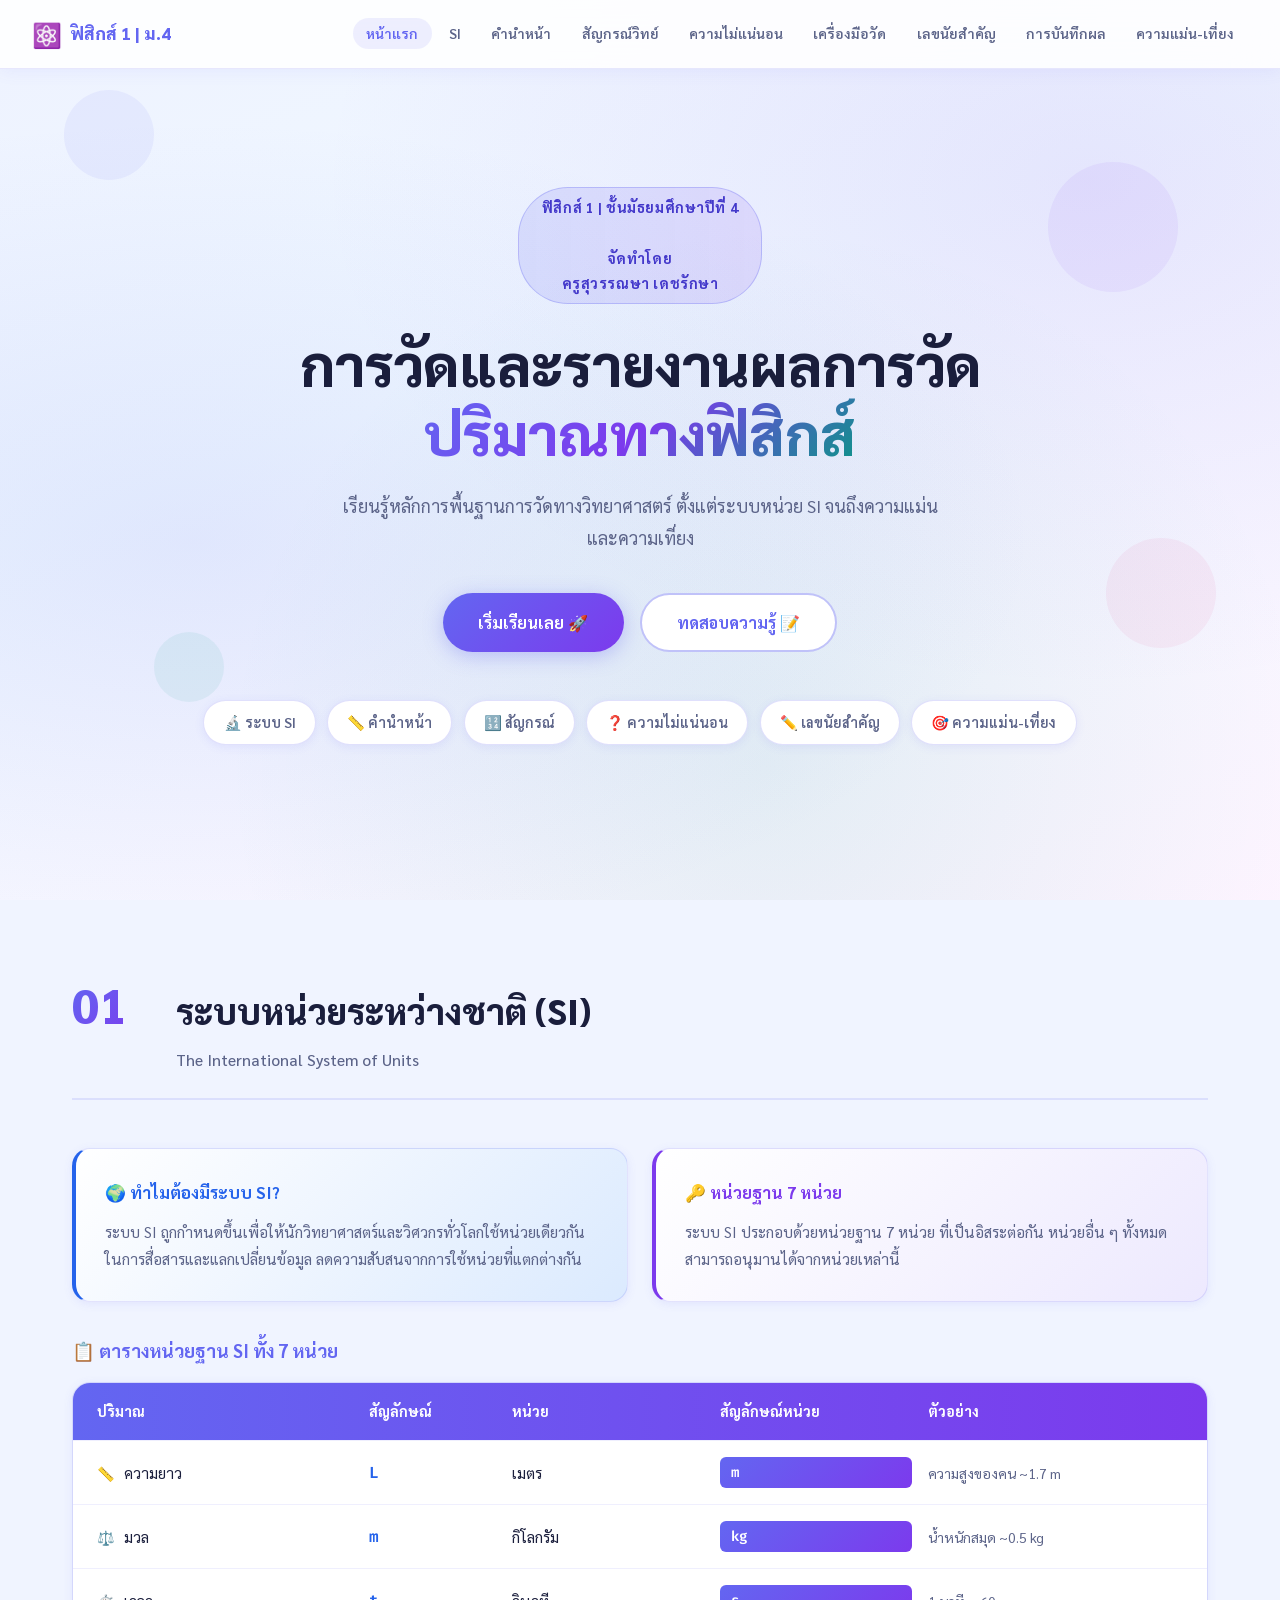
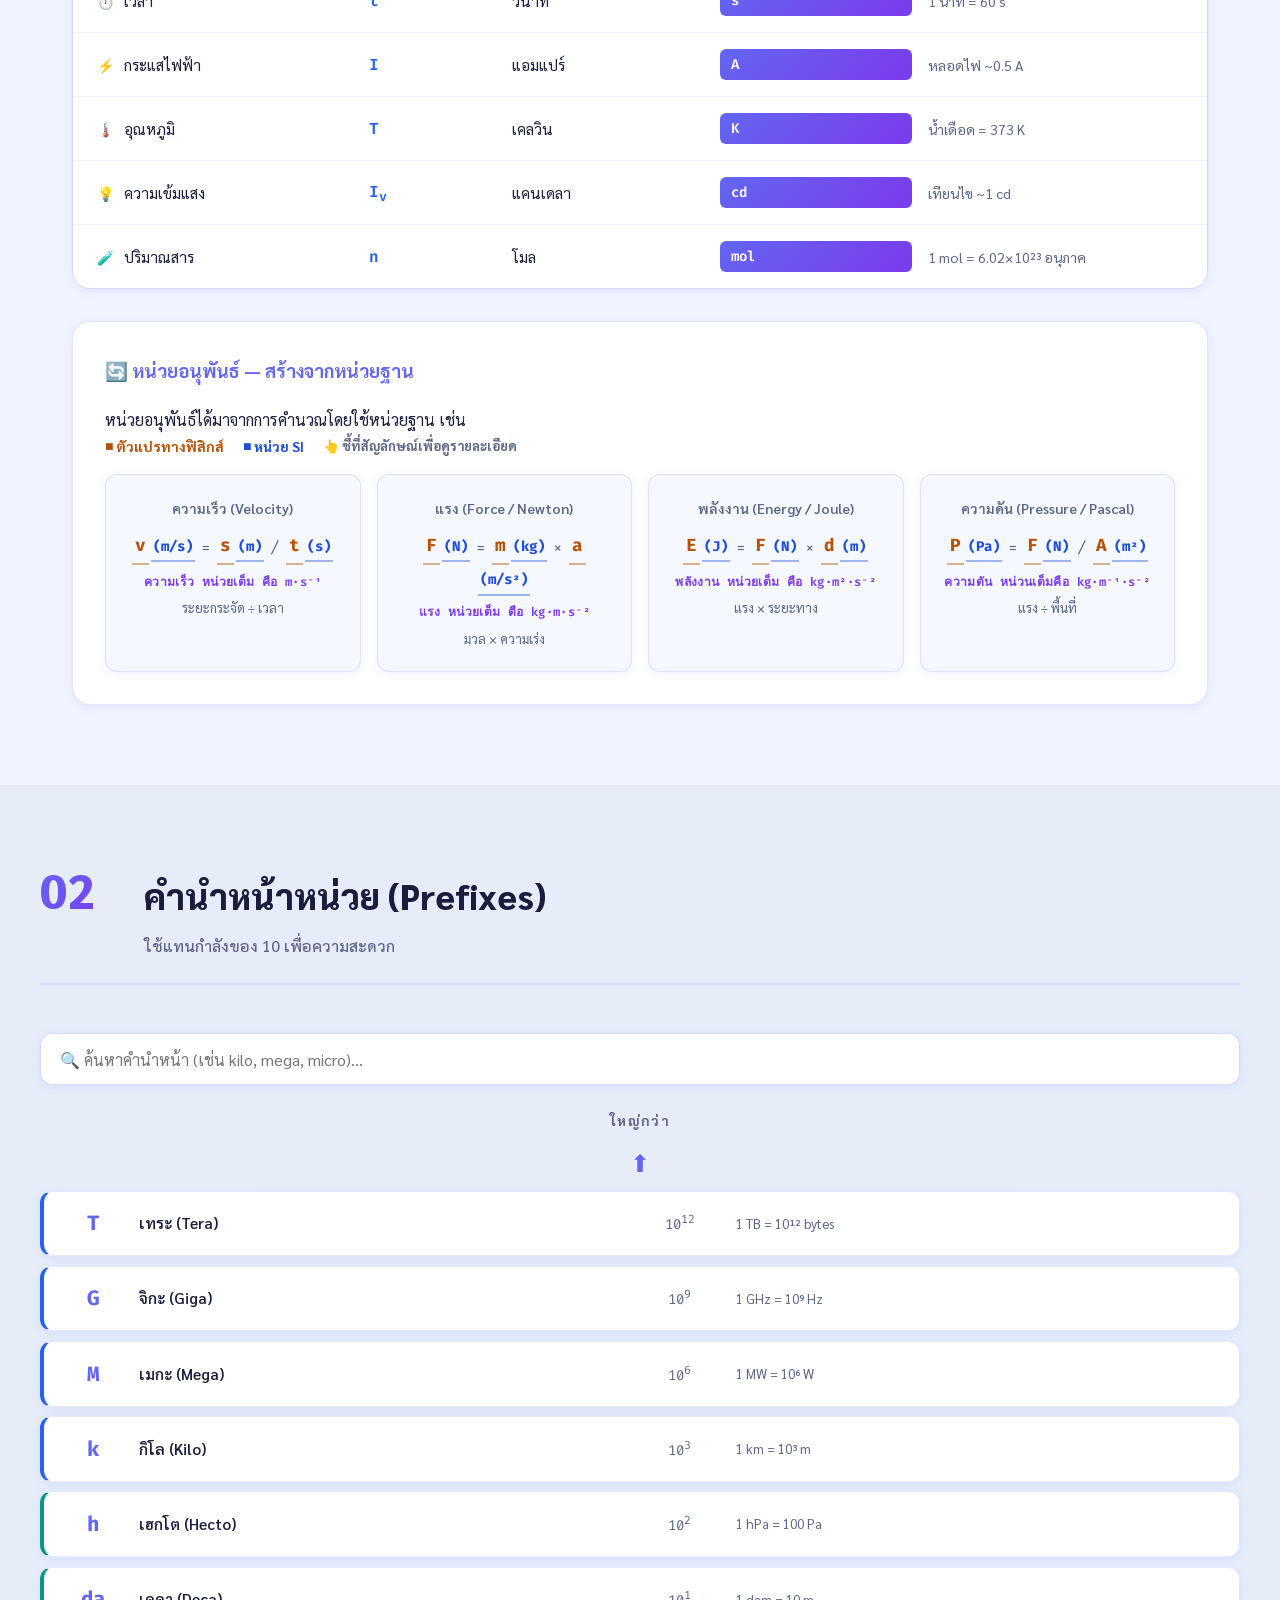
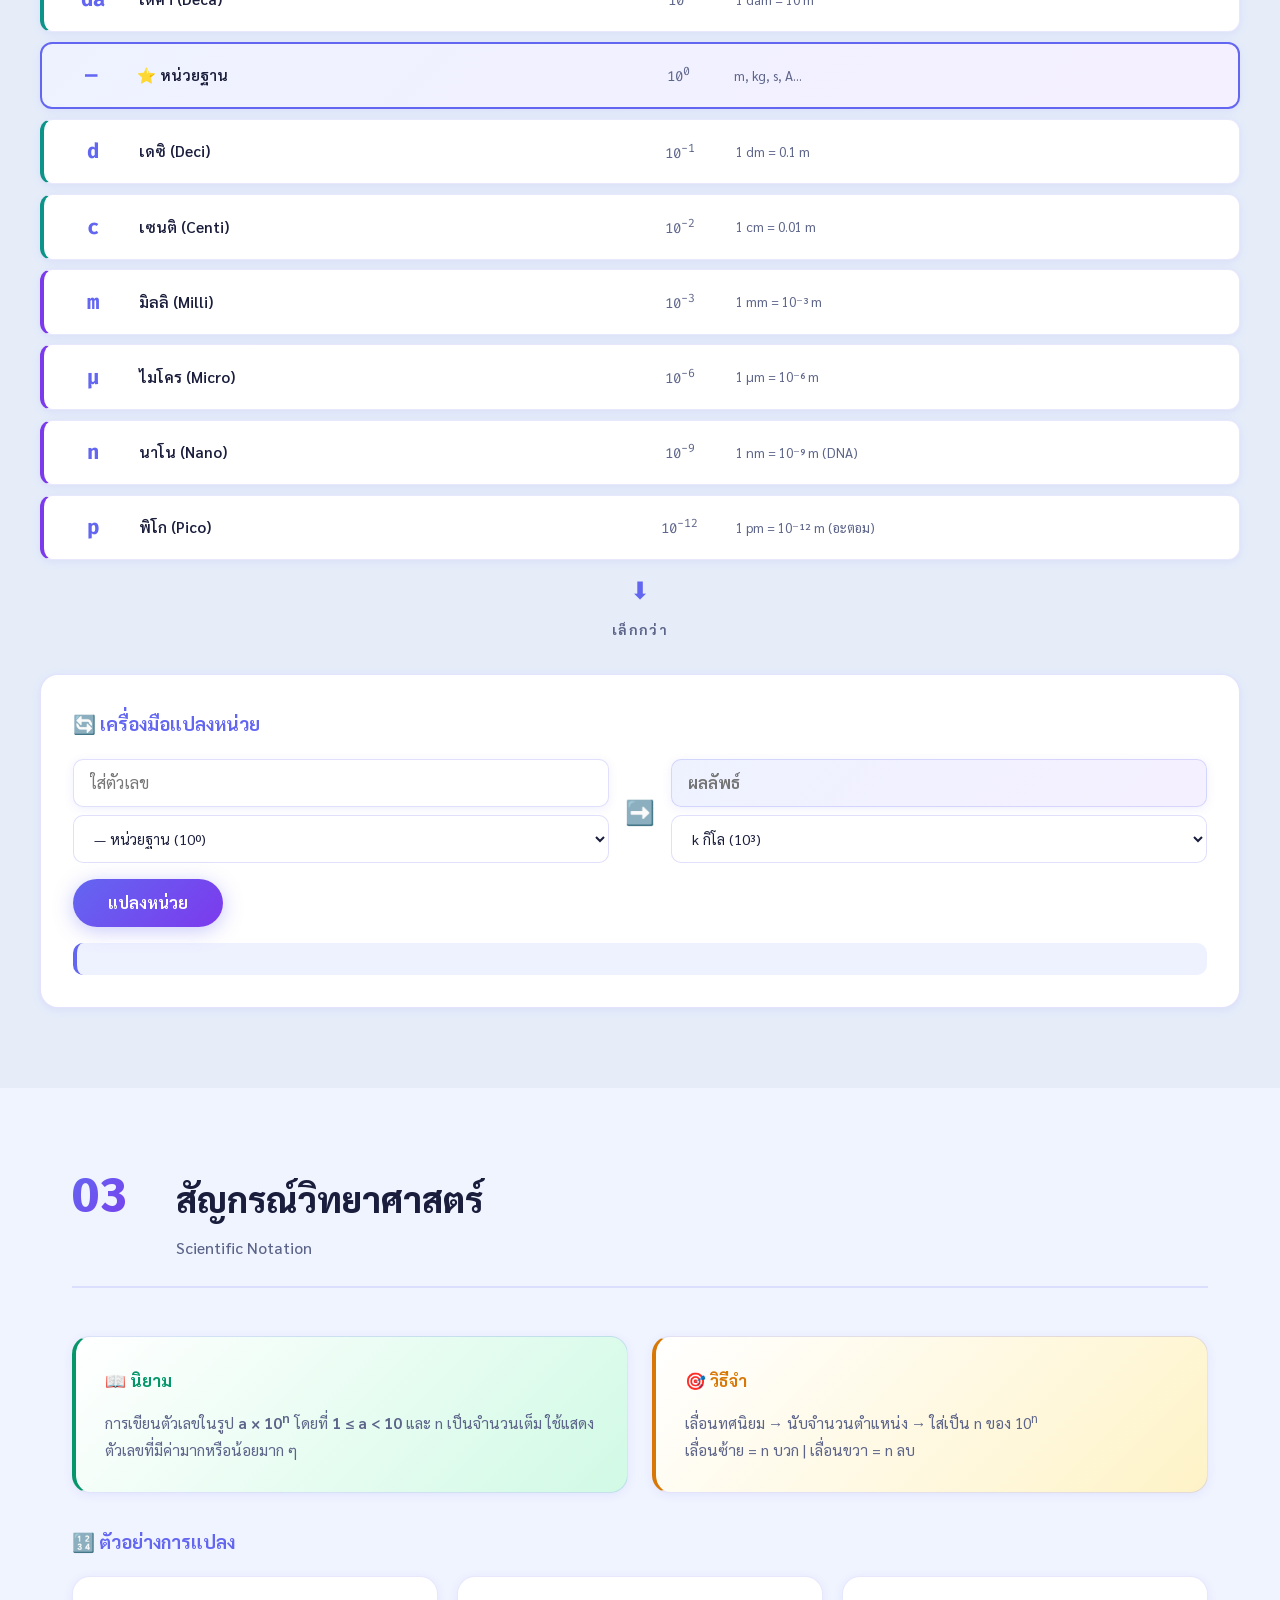
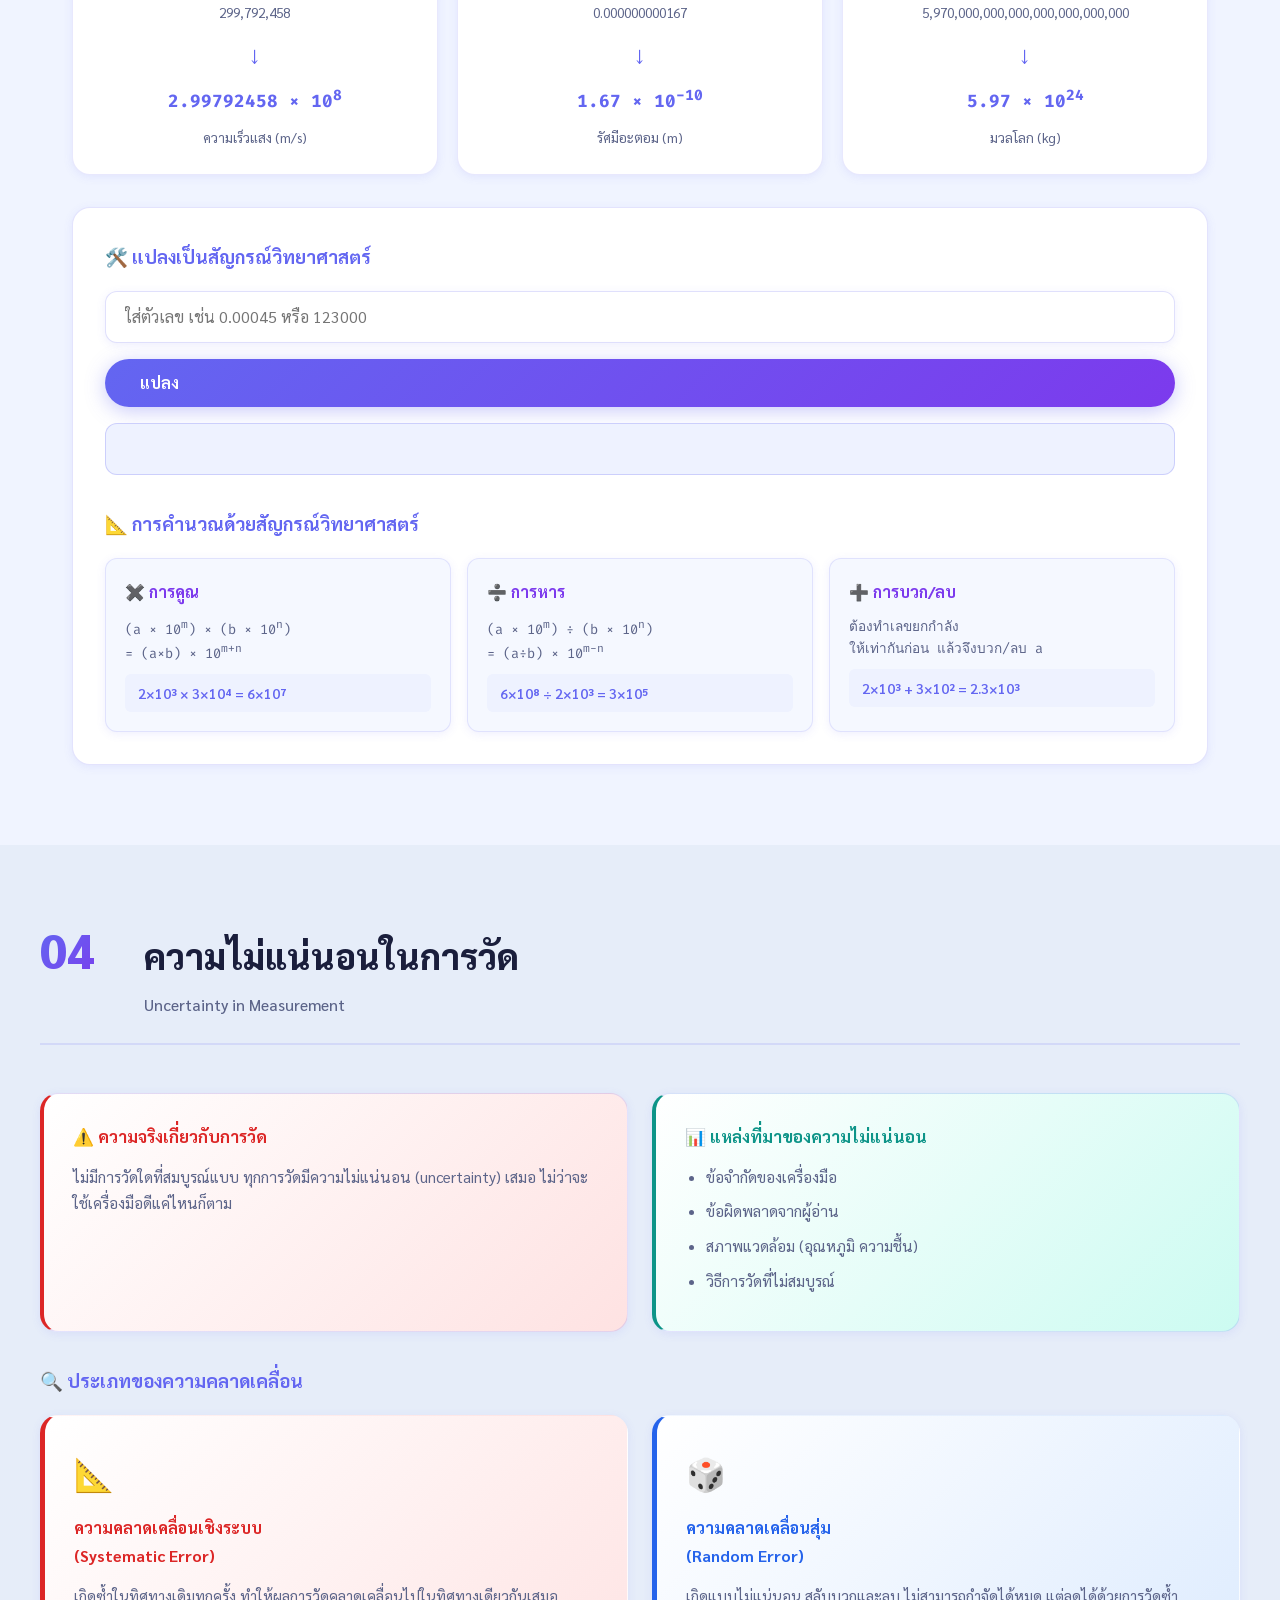
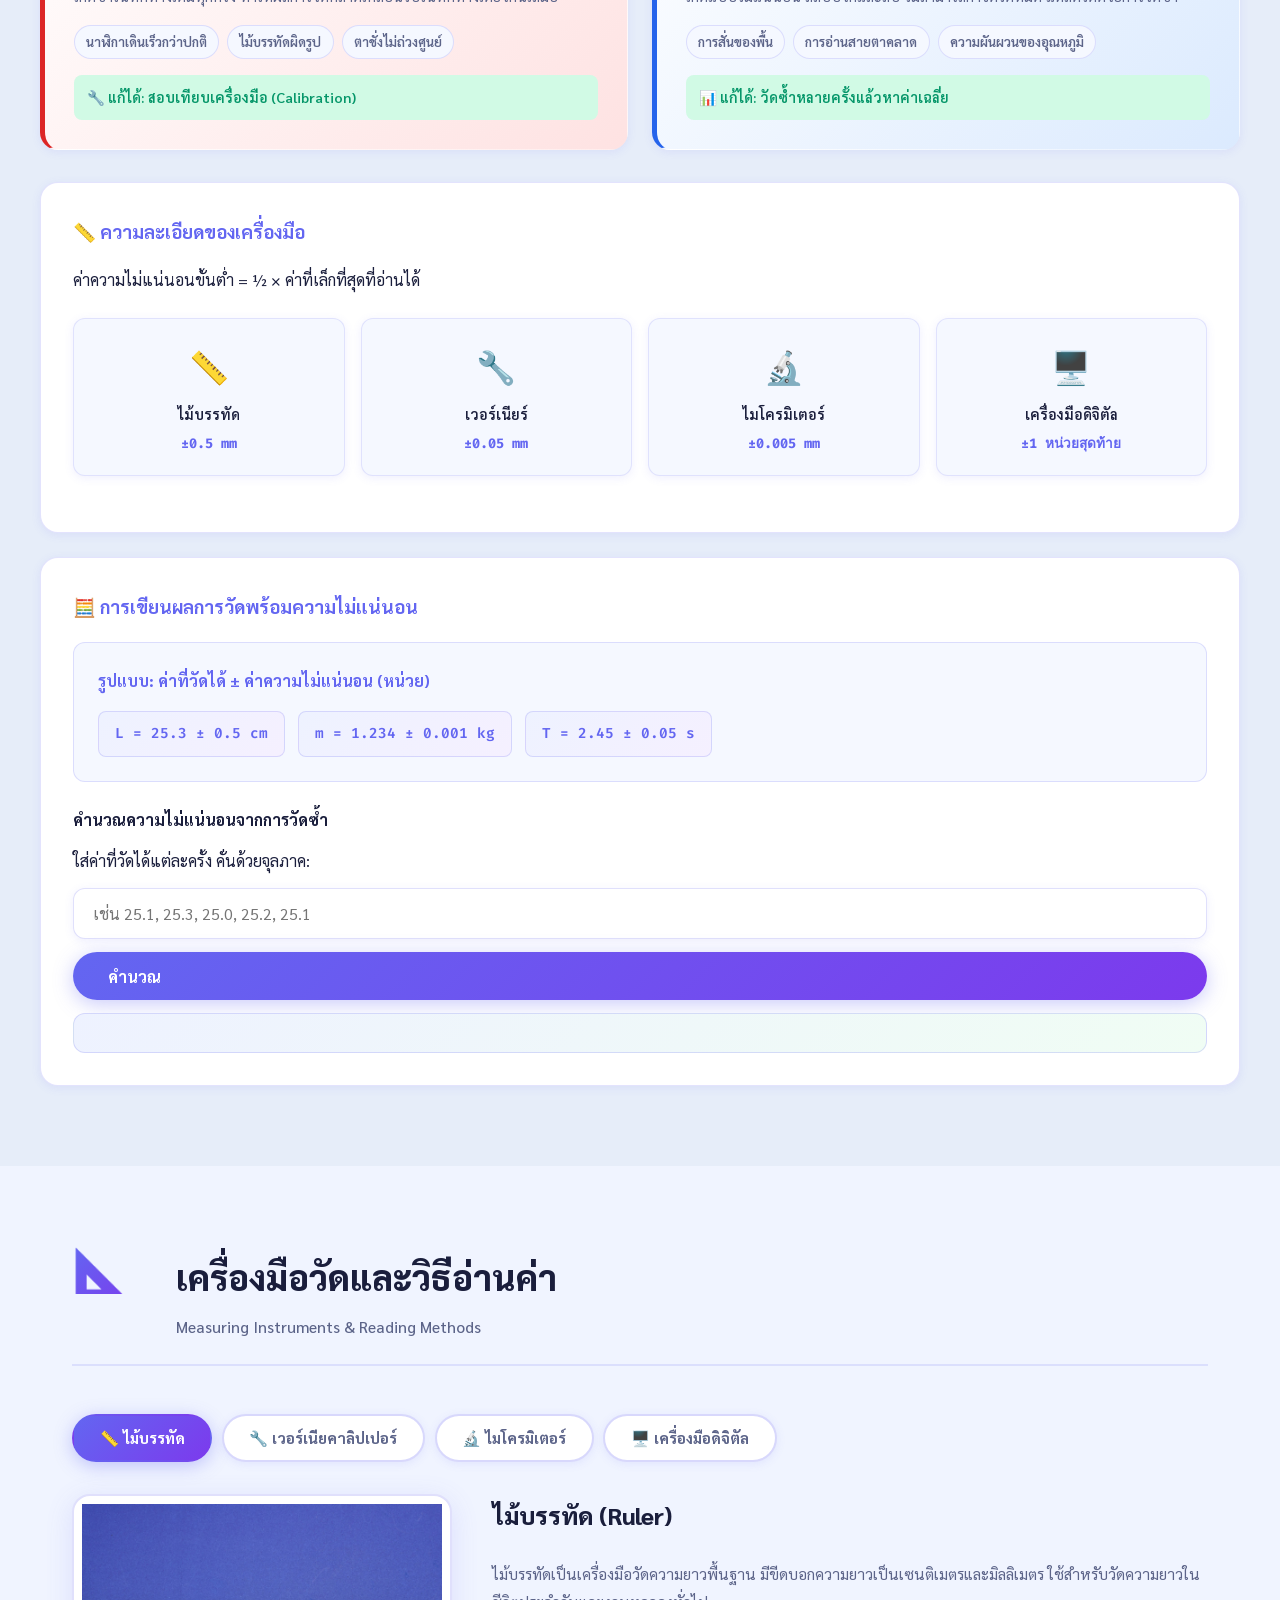
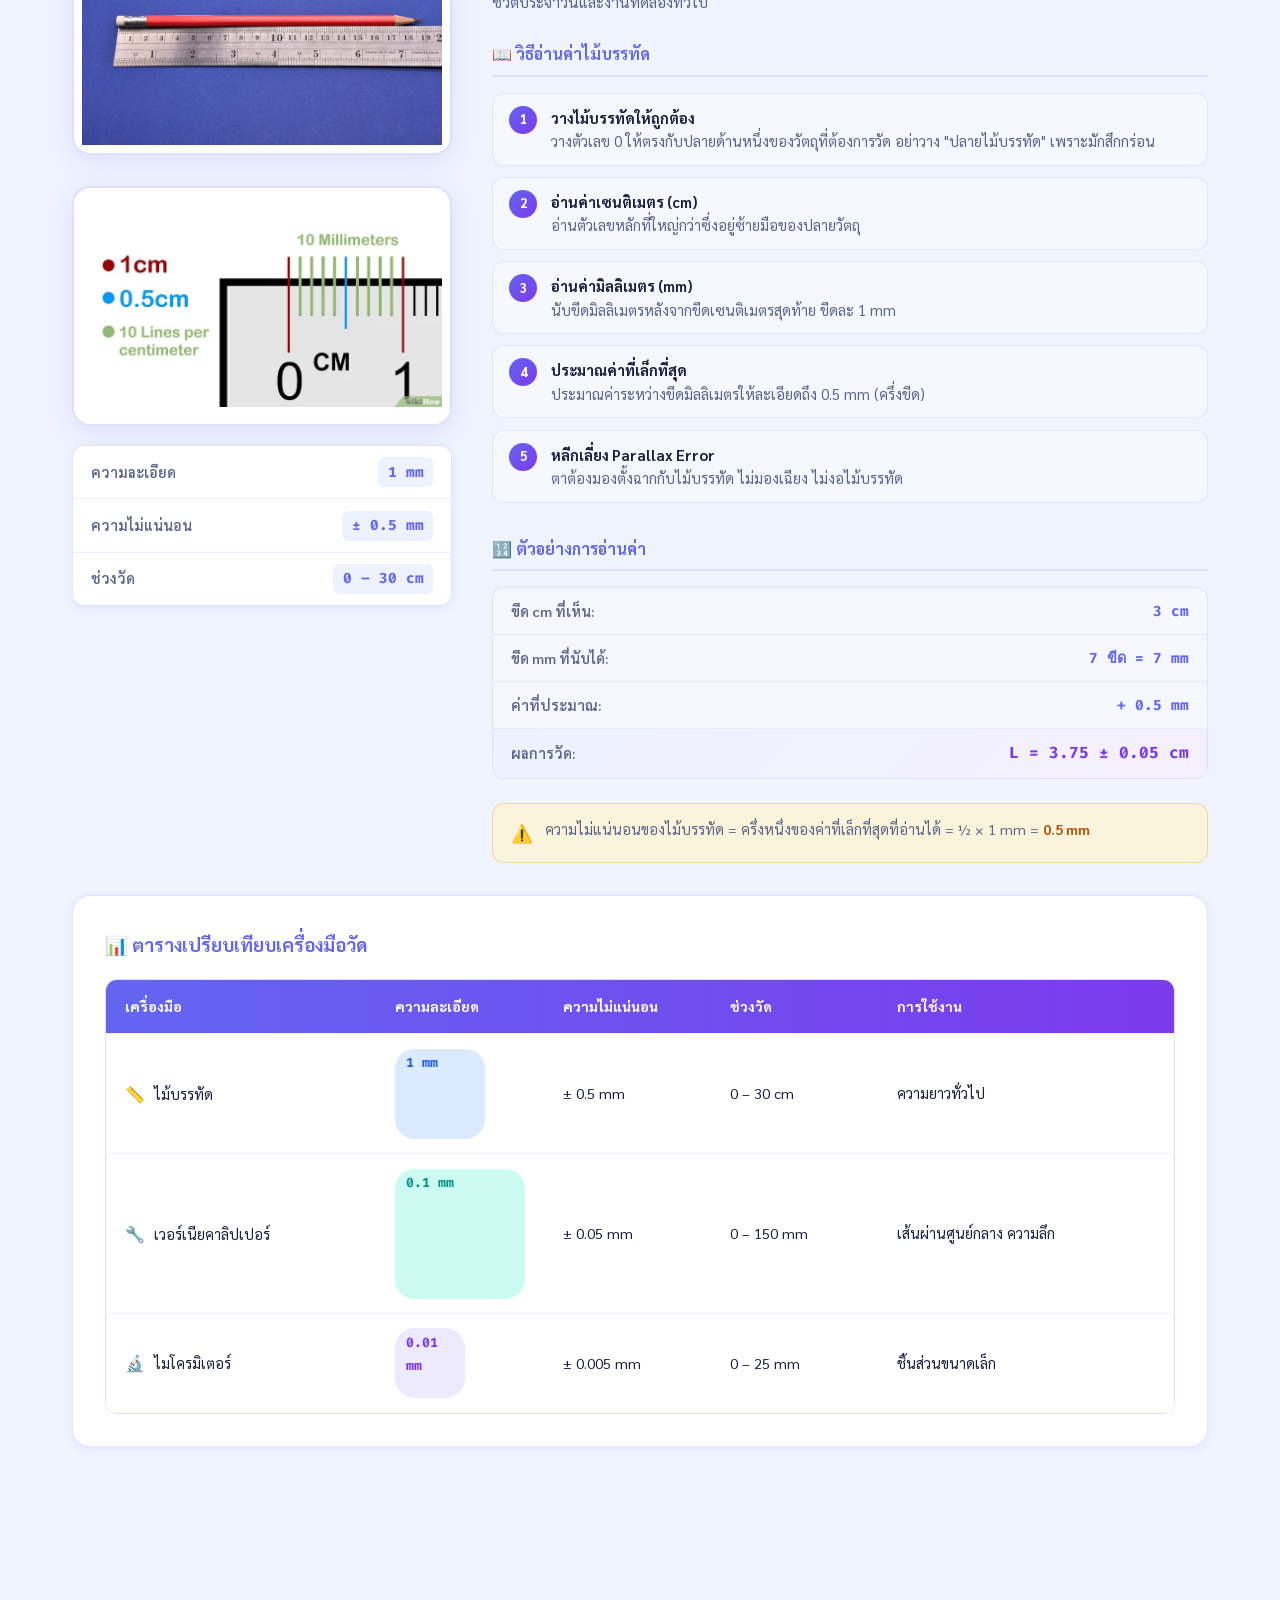
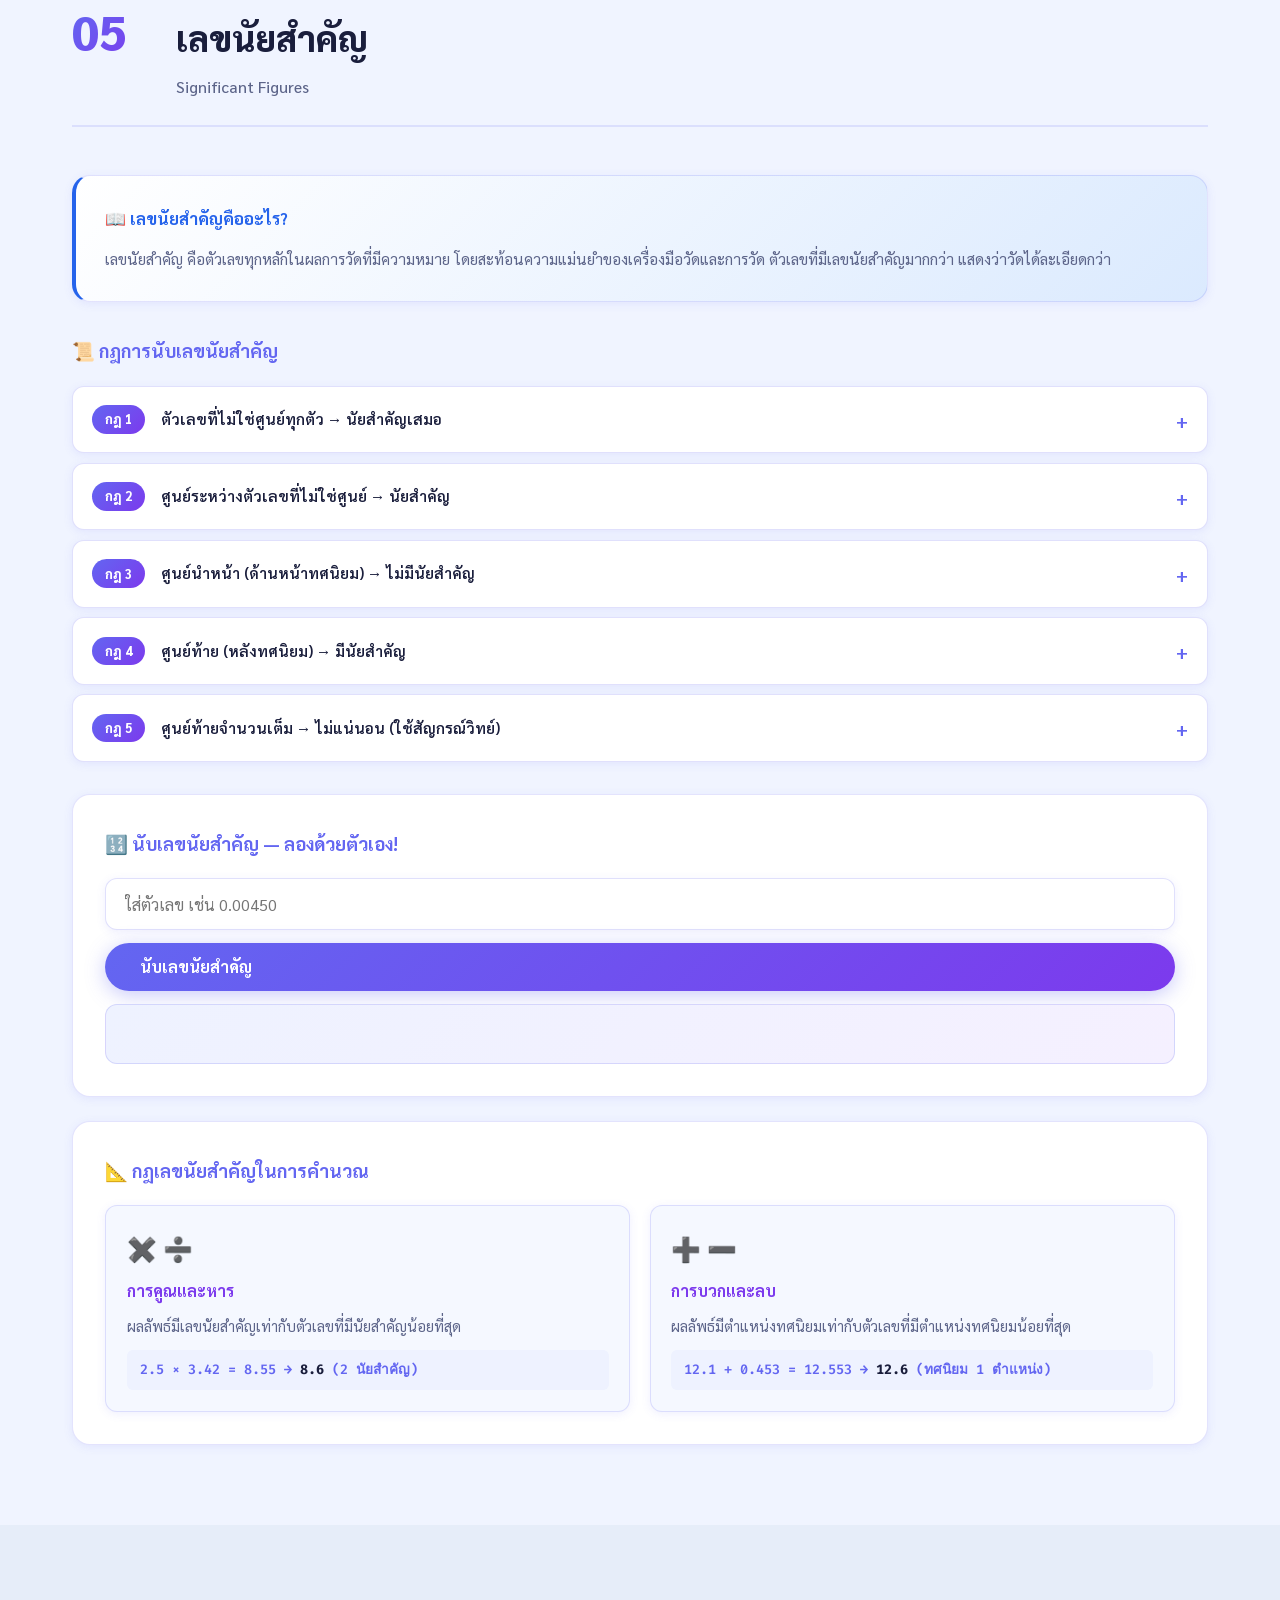
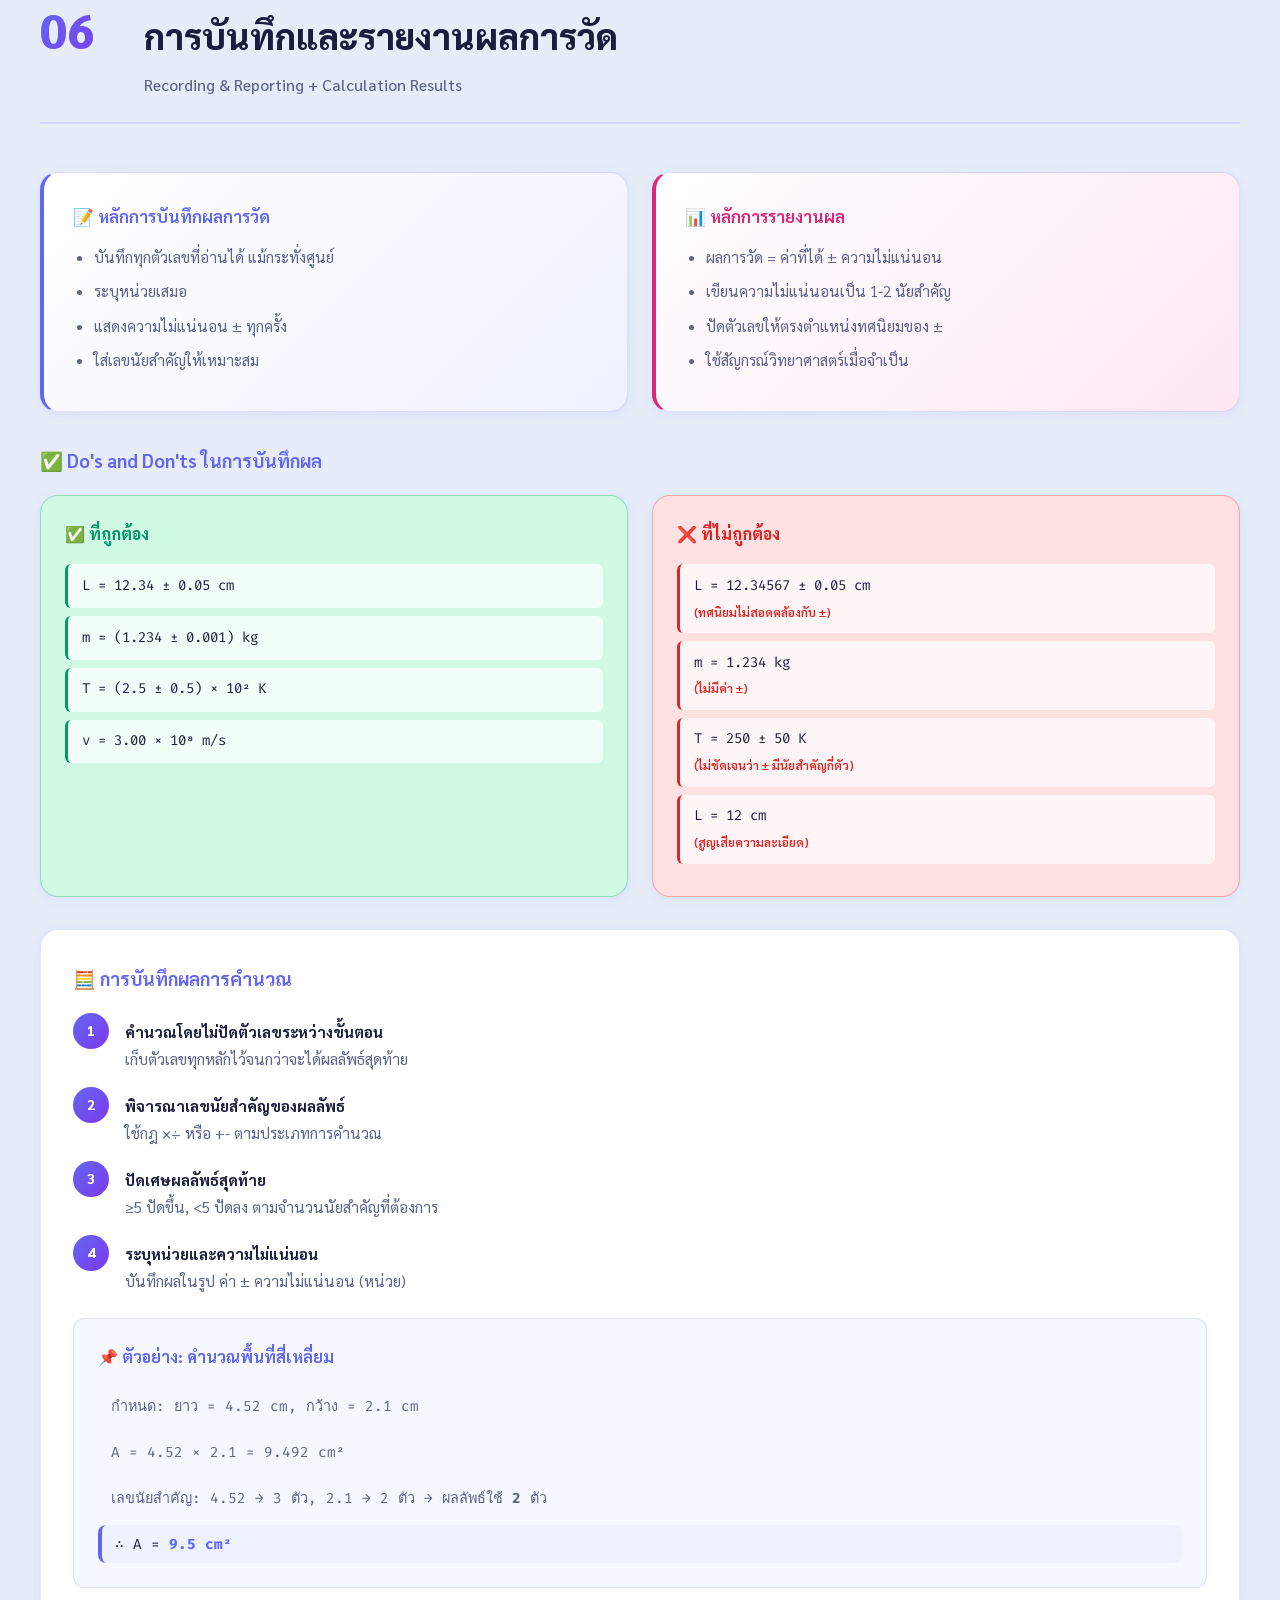
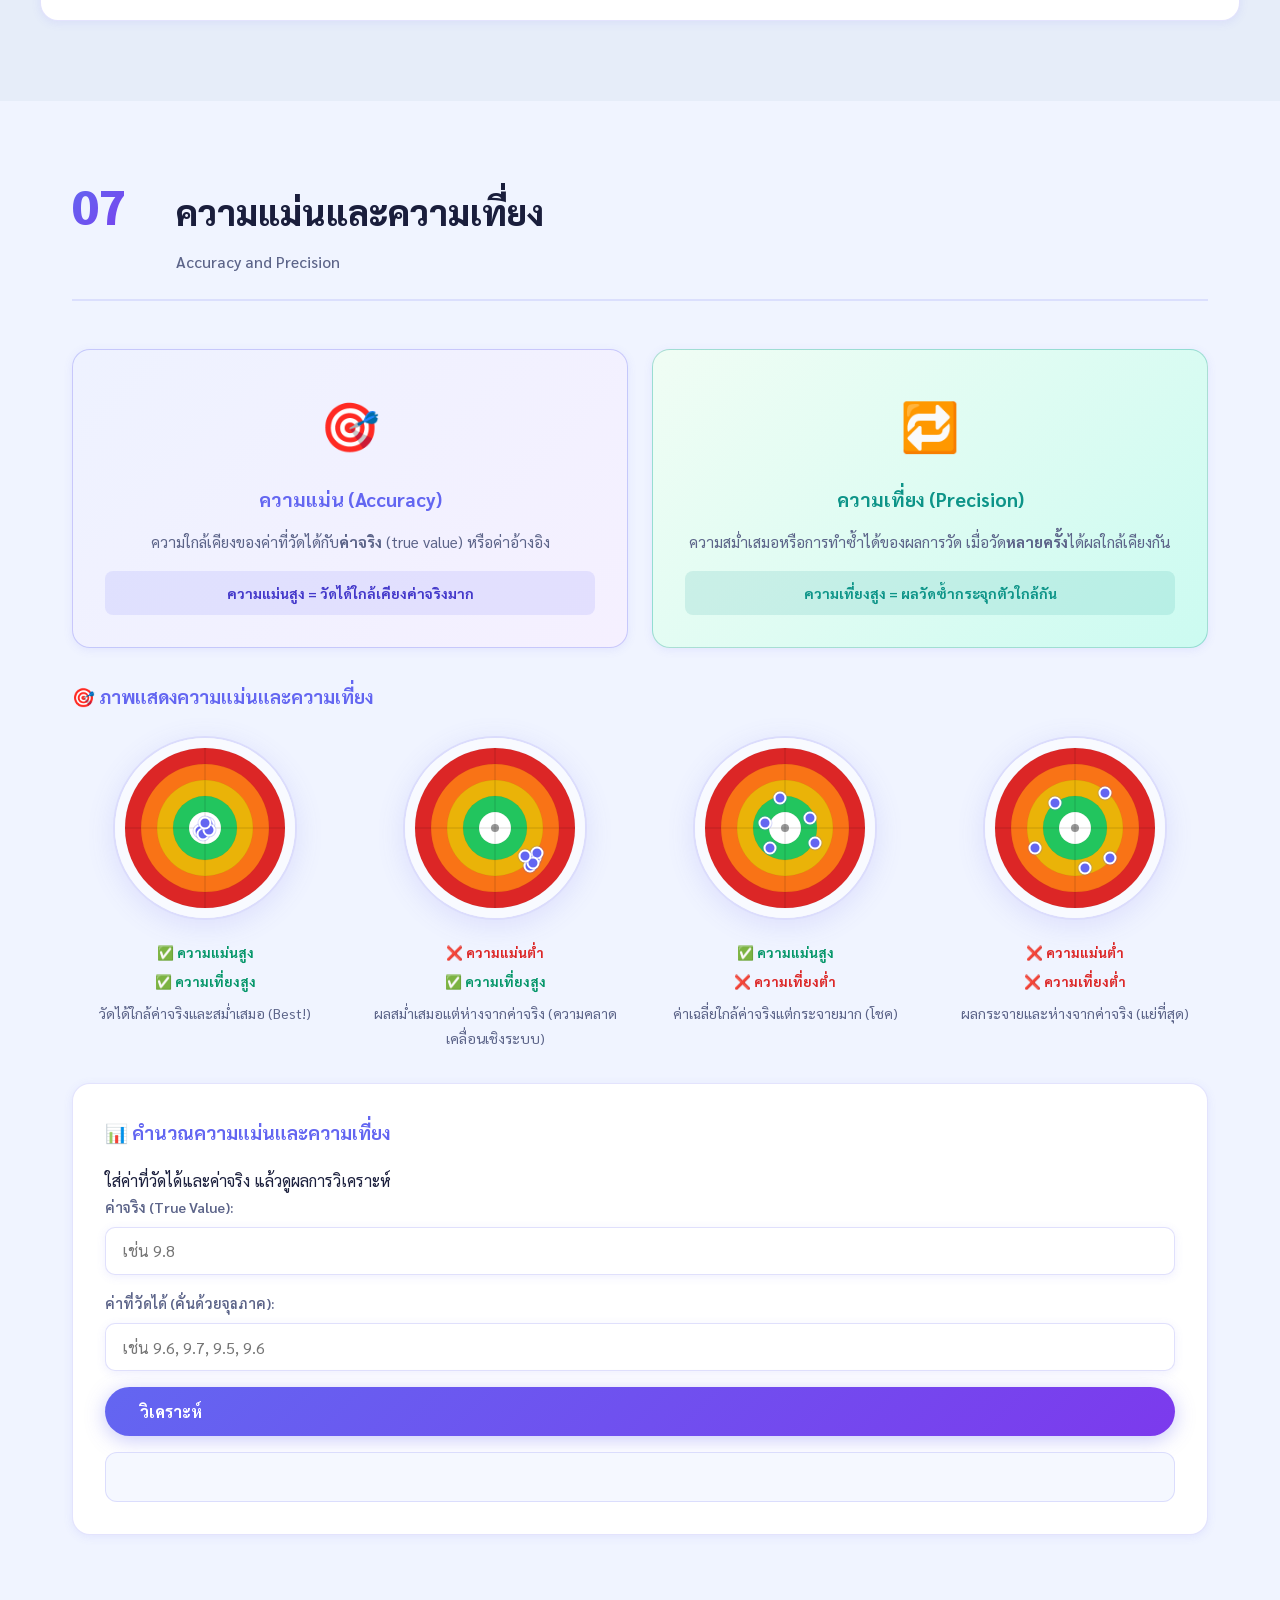
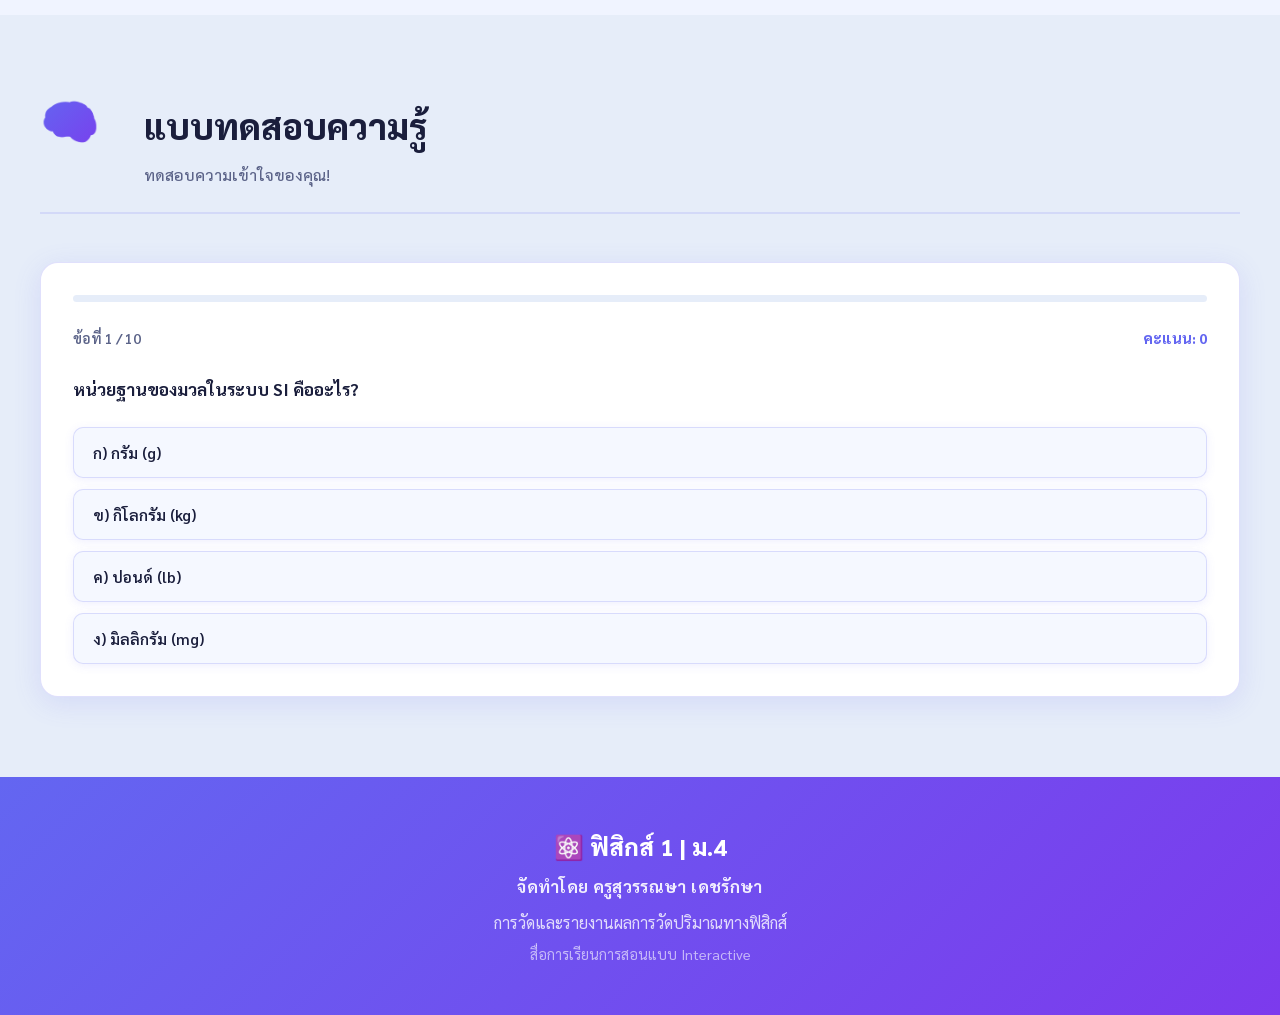
<file: M4/Chapter1/index.html>
<!DOCTYPE html>
<html lang="th">

<head>
  <meta charset="UTF-8">
  <meta name="viewport" content="width=device-width, initial-scale=1.0">
  <title>การวัดและรายงานผลการวัดปริมาณทางฟิสิกส์ | ฟิสิกส์ 1 ม.4</title>
  <link rel="preconnect" href="https://fonts.googleapis.com">
  <link
    href="https://fonts.googleapis.com/css2?family=Sarabun:wght@300;400;500;600;700;800&family=Fira+Code:wght@400;500&display=swap"
    rel="stylesheet">
  <link rel="stylesheet" href="styles.css">
</head>

<body>
  <!-- Navigation -->
  <nav class="navbar" id="navbar">
    <div class="nav-brand">
      <span class="nav-icon">⚛️</span>
      <span>ฟิสิกส์ 1 | ม.4</span>
    </div>
    <ul class="nav-links" id="navLinks">
      <li><a href="#hero" class="nav-link active">หน้าแรก</a></li>
      <li><a href="#si-units" class="nav-link">SI</a></li>
      <li><a href="#prefixes" class="nav-link">คำนำหน้า</a></li>
      <li><a href="#scientific-notation" class="nav-link">สัญกรณ์วิทย์</a></li>
      <li><a href="#uncertainty" class="nav-link">ความไม่แน่นอน</a></li>
      <li><a href="#instruments" class="nav-link">เครื่องมือวัด</a></li>
      <li><a href="#sig-figs" class="nav-link">เลขนัยสำคัญ</a></li>
      <li><a href="#recording" class="nav-link">การบันทึกผล</a></li>
      <li><a href="#accuracy" class="nav-link">ความแม่น-เที่ยง</a></li>
    </ul>
    <button class="hamburger" id="hamburger" aria-label="Menu">☰</button>
  </nav>

  <!-- Hero Section -->
  <section class="hero" id="hero">
    <div class="hero-bg"></div>
    <div class="floating-particle p1"></div>
    <div class="floating-particle p2"></div>
    <div class="floating-particle p3"></div>
    <div class="floating-particle p4"></div>
    <div class="hero-content">
      <div class="hero-badge">ฟิสิกส์ 1 | ชั้นมัธยมศึกษาปีที่ 4<br><br>จัดทำโดย <br> ครูสุวรรณษา เดชรักษา</div>
      <h1 class="hero-title">การวัดและรายงานผลการวัด<br><span class="gradient-text">ปริมาณทางฟิสิกส์</span></h1>
      <p class="hero-subtitle">เรียนรู้หลักการพื้นฐานการวัดทางวิทยาศาสตร์ ตั้งแต่ระบบหน่วย SI จนถึงความแม่นและความเที่ยง
      </p>
      <div class="hero-buttons">
        <a href="#si-units" class="btn btn-primary">เริ่มเรียนเลย 🚀</a>
        <a href="#quiz-section" class="btn btn-outline">ทดสอบความรู้ 📝</a>
      </div>
      <div class="topic-cards-mini">
        <div class="topic-mini-card" onclick="scrollTo('#si-units')">🔬 ระบบ SI</div>
        <div class="topic-mini-card" onclick="scrollTo('#prefixes')">📏 คำนำหน้า</div>
        <div class="topic-mini-card" onclick="scrollTo('#scientific-notation')">🔢 สัญกรณ์</div>
        <div class="topic-mini-card" onclick="scrollTo('#uncertainty')">❓ ความไม่แน่นอน</div>
        <div class="topic-mini-card" onclick="scrollTo('#sig-figs')">✏️ เลขนัยสำคัญ</div>
        <div class="topic-mini-card" onclick="scrollTo('#accuracy')">🎯 ความแม่น-เที่ยง</div>
      </div>
    </div>
  </section>

  <!-- Section 1: SI Units -->
  <section class="content-section" id="si-units">
    <div class="section-header">
      <div class="section-number">01</div>
      <div>
        <h2 class="section-title">ระบบหน่วยระหว่างชาติ (SI)</h2>
        <p class="section-subtitle">The International System of Units</p>
      </div>
    </div>
    <div class="content-grid">
      <div class="info-card card-blue">
        <h3>🌍 ทำไมต้องมีระบบ SI?</h3>
        <p>ระบบ SI ถูกกำหนดขึ้นเพื่อให้นักวิทยาศาสตร์และวิศวกรทั่วโลกใช้หน่วยเดียวกันในการสื่อสารและแลกเปลี่ยนข้อมูล
          ลดความสับสนจากการใช้หน่วยที่แตกต่างกัน</p>
      </div>
      <div class="info-card card-purple">
        <h3>🔑 หน่วยฐาน 7 หน่วย</h3>
        <p>ระบบ SI ประกอบด้วยหน่วยฐาน 7 หน่วย ที่เป็นอิสระต่อกัน หน่วยอื่น ๆ ทั้งหมดสามารถอนุมานได้จากหน่วยเหล่านี้</p>
      </div>
    </div>

    <div class="si-table-container">
      <h3 class="table-title">📋 ตารางหน่วยฐาน SI ทั้ง 7 หน่วย</h3>
      <div class="si-table">
        <div class="si-table-header">
          <span>ปริมาณ</span>
          <span>สัญลักษณ์</span>
          <span>หน่วย</span>
          <span>สัญลักษณ์หน่วย</span>
          <span>ตัวอย่าง</span>
        </div>
        <div class="si-table-row" data-aos="fade-up">
          <span><span class="quantity-icon">📏</span> ความยาว</span>
          <span class="formula">L</span>
          <span>เมตร</span>
          <span class="unit-badge">m</span>
          <span>ความสูงของคน ~1.7 m</span>
        </div>
        <div class="si-table-row" data-aos="fade-up">
          <span><span class="quantity-icon">⚖️</span> มวล</span>
          <span class="formula">m</span>
          <span>กิโลกรัม</span>
          <span class="unit-badge">kg</span>
          <span>น้ำหนักสมุด ~0.5 kg</span>
        </div>
        <div class="si-table-row" data-aos="fade-up">
          <span><span class="quantity-icon">⏱️</span> เวลา</span>
          <span class="formula">t</span>
          <span>วินาที</span>
          <span class="unit-badge">s</span>
          <span>1 นาที = 60 s</span>
        </div>
        <div class="si-table-row" data-aos="fade-up">
          <span><span class="quantity-icon">⚡</span> กระแสไฟฟ้า</span>
          <span class="formula">I</span>
          <span>แอมแปร์</span>
          <span class="unit-badge">A</span>
          <span>หลอดไฟ ~0.5 A</span>
        </div>
        <div class="si-table-row" data-aos="fade-up">
          <span><span class="quantity-icon">🌡️</span> อุณหภูมิ</span>
          <span class="formula">T</span>
          <span>เคลวิน</span>
          <span class="unit-badge">K</span>
          <span>น้ำเดือด = 373 K</span>
        </div>
        <div class="si-table-row" data-aos="fade-up">
          <span><span class="quantity-icon">💡</span> ความเข้มแสง</span>
          <span class="formula">I<sub>v</sub></span>
          <span>แคนเดลา</span>
          <span class="unit-badge">cd</span>
          <span>เทียนไข ~1 cd</span>
        </div>
        <div class="si-table-row" data-aos="fade-up">
          <span><span class="quantity-icon">🧪</span> ปริมาณสาร</span>
          <span class="formula">n</span>
          <span>โมล</span>
          <span class="unit-badge">mol</span>
          <span>1 mol = 6.02×10²³ อนุภาค</span>
        </div>
      </div>
    </div>

    <div class="interactive-box">
      <h3>🔄 หน่วยอนุพันธ์ — สร้างจากหน่วยฐาน</h3>
      <p>หน่วยอนุพันธ์ได้มาจากการคำนวณโดยใช้หน่วยฐาน เช่น</p>
      <div class="derived-legend">
        <span class="legend-var">■ ตัวแปรทางฟิสิกส์</span>
        <span class="legend-unit">■ หน่วย SI</span>
        <span style="color:var(--text-muted);font-size:0.82rem">👆 ชี้ที่สัญลักษณ์เพื่อดูรายละเอียด</span>
      </div>
      <div class="derived-units-grid">
        <!-- Velocity -->
        <div class="derived-card">
          <div class="derived-top">ความเร็ว (Velocity)</div>
          <div class="derived-formula">
            <span class="var-token" data-tt-type="ตัวแปรทางฟิสิกส์"
              data-tt-label="v — ความเร็ว (Velocity)">v</span><span class="unit-token" data-tt-type="หน่วย SI อนุพันธ์"
              data-tt-label="m/s — เมตรต่อวินาที">(m/s)</span>
            <span class="op-sign">=</span>
            <span class="var-token" data-tt-type="ตัวแปรทางฟิสิกส์"
              data-tt-label="s — ระยะกระจัด (Displacement)">s</span><span class="unit-token" data-tt-type="หน่วย SI ฐาน"
              data-tt-label="m — เมตร">(m)</span>
            <span class="op-sign">/</span>
            <span class="var-token" data-tt-type="ตัวแปรทางฟิสิกส์" data-tt-label="t — เวลา (Time)">t</span><span
              class="unit-token" data-tt-type="หน่วย SI ฐาน" data-tt-label="s — วินาที">(s)</span>
          </div>
          <div class="derived-dim">ความเร็ว หน่วยเต็ม คือ m·s⁻¹</div>
          <div class="derived-bot">ระยะกระจัด ÷ เวลา</div>
        </div>
        <!-- Force -->
        <div class="derived-card">
          <div class="derived-top">แรง (Force / Newton)</div>
          <div class="derived-formula">
            <span class="var-token" data-tt-type="ตัวแปรทางฟิสิกส์" data-tt-label="F — แรง (Force)">F</span><span
              class="unit-token" data-tt-type="หน่วย SI อนุพันธ์" data-tt-label="N — นิวตัน = kg·m/s²">(N)</span>
            <span class="op-sign">=</span>
            <span class="var-token" data-tt-type="ตัวแปรทางฟิสิกส์" data-tt-label="m — มวล (Mass)">m</span><span
              class="unit-token" data-tt-type="หน่วย SI ฐาน" data-tt-label="kg — กิโลกรัม">(kg)</span>
            <span class="op-sign">×</span>
            <span class="var-token" data-tt-type="ตัวแปรทางฟิสิกส์"
              data-tt-label="a — ความเร่ง (Acceleration)">a</span><span class="unit-token"
              data-tt-type="หน่วย SI อนุพันธ์" data-tt-label="m/s² — เมตรต่อวินาทีกำลังสอง">(m/s²)</span>
          </div>
          <div class="derived-dim">แรง หน่วยเต็ม ตือ kg·m·s⁻²</div>
          <div class="derived-bot">มวล × ความเร่ง</div>
        </div>
        <!-- Energy -->
        <div class="derived-card">
          <div class="derived-top">พลังงาน (Energy / Joule)</div>
          <div class="derived-formula">
            <span class="var-token" data-tt-type="ตัวแปรทางฟิสิกส์" data-tt-label="E — พลังงาน (Energy)">E</span><span
              class="unit-token" data-tt-type="หน่วย SI อนุพันธ์" data-tt-label="J — จูล = kg·m²/s²">(J)</span>
            <span class="op-sign">=</span>
            <span class="var-token" data-tt-type="ตัวแปรทางฟิสิกส์" data-tt-label="F — แรง (Force)">F</span><span
              class="unit-token" data-tt-type="หน่วย SI อนุพันธ์" data-tt-label="N — นิวตัน">(N)</span>
            <span class="op-sign">×</span>
            <span class="var-token" data-tt-type="ตัวแปรทางฟิสิกส์" data-tt-label="d — ระยะทาง (Distance)">d</span><span
              class="unit-token" data-tt-type="หน่วย SI ฐาน" data-tt-label="m — เมตร">(m)</span>
          </div>
          <div class="derived-dim">พลังงาน หน่วยเต็ม คือ kg·m²·s⁻²</div>
          <div class="derived-bot">แรง × ระยะทาง</div>
        </div>
        <!-- Pressure -->
        <div class="derived-card">
          <div class="derived-top">ความดัน (Pressure / Pascal)</div>
          <div class="derived-formula">
            <span class="var-token" data-tt-type="ตัวแปรทางฟิสิกส์" data-tt-label="P — ความดัน (Pressure)">P</span><span
              class="unit-token" data-tt-type="หน่วย SI อนุพันธ์" data-tt-label="Pa — ปาสกาล = kg/(m·s²)">(Pa)</span>
            <span class="op-sign">=</span>
            <span class="var-token" data-tt-type="ตัวแปรทางฟิสิกส์" data-tt-label="F — แรง (Force)">F</span><span
              class="unit-token" data-tt-type="หน่วย SI อนุพันธ์" data-tt-label="N — นิวตัน">(N)</span>
            <span class="op-sign">/</span>
            <span class="var-token" data-tt-type="ตัวแปรทางฟิสิกส์"
              data-tt-label="A — พื้นที่รับแรง (Area)">A</span><span class="unit-token" data-tt-type="หน่วย SI อนุพันธ์"
              data-tt-label="m² — ตารางเมตร">(m²)</span>
          </div>
          <div class="derived-dim">ความดัน หน่วนเต็มคือ kg·m⁻¹·s⁻²</div>
          <div class="derived-bot">แรง ÷ พื้นที่</div>
        </div>
      </div>
    </div>
  </section>

  <!-- Section 2: Prefixes -->
  <section class="content-section alt-bg" id="prefixes">
    <div class="section-header">
      <div class="section-number">02</div>
      <div>
        <h2 class="section-title">คำนำหน้าหน่วย (Prefixes)</h2>
        <p class="section-subtitle">ใช้แทนกำลังของ 10 เพื่อความสะดวก</p>
      </div>
    </div>

    <div class="prefix-interactive">
      <div class="prefix-search-box">
        <input type="text" id="prefixSearch" placeholder="🔍 ค้นหาคำนำหน้า (เช่น kilo, mega, micro)..."
          class="search-input">
      </div>
      <div class="prefix-scale">
        <div class="scale-label">ใหญ่กว่า</div>
        <div class="scale-arrow">⬆</div>
        <div class="prefix-grid" id="prefixGrid">
          <div class="prefix-card big" data-name="เทระ" data-symbol="T" data-power="12" data-value="1,000,000,000,000">
            <div class="prefix-symbol">T</div>
            <div class="prefix-name">เทระ (Tera)</div>
            <div class="prefix-power">10<sup>12</sup></div>
            <div class="prefix-example">1 TB = 10¹² bytes</div>
          </div>
          <div class="prefix-card big" data-name="จิกะ" data-symbol="G" data-power="9" data-value="1,000,000,000">
            <div class="prefix-symbol">G</div>
            <div class="prefix-name">จิกะ (Giga)</div>
            <div class="prefix-power">10<sup>9</sup></div>
            <div class="prefix-example">1 GHz = 10⁹ Hz</div>
          </div>
          <div class="prefix-card big" data-name="เมกะ" data-symbol="M" data-power="6" data-value="1,000,000">
            <div class="prefix-symbol">M</div>
            <div class="prefix-name">เมกะ (Mega)</div>
            <div class="prefix-power">10<sup>6</sup></div>
            <div class="prefix-example">1 MW = 10⁶ W</div>
          </div>
          <div class="prefix-card big" data-name="กิโล" data-symbol="k" data-power="3" data-value="1,000">
            <div class="prefix-symbol">k</div>
            <div class="prefix-name">กิโล (Kilo)</div>
            <div class="prefix-power">10<sup>3</sup></div>
            <div class="prefix-example">1 km = 10³ m</div>
          </div>
          <div class="prefix-card neutral" data-name="เฮกโต" data-symbol="h" data-power="2" data-value="100">
            <div class="prefix-symbol">h</div>
            <div class="prefix-name">เฮกโต (Hecto)</div>
            <div class="prefix-power">10<sup>2</sup></div>
            <div class="prefix-example">1 hPa = 100 Pa</div>
          </div>
          <div class="prefix-card neutral" data-name="เดคา" data-symbol="da" data-power="1" data-value="10">
            <div class="prefix-symbol">da</div>
            <div class="prefix-name">เดคา (Deca)</div>
            <div class="prefix-power">10<sup>1</sup></div>
            <div class="prefix-example">1 dam = 10 m</div>
          </div>
          <div class="prefix-card base-unit">
            <div class="prefix-symbol">—</div>
            <div class="prefix-name">⭐ หน่วยฐาน</div>
            <div class="prefix-power">10<sup>0</sup></div>
            <div class="prefix-example">m, kg, s, A...</div>
          </div>
          <div class="prefix-card neutral" data-name="เดซิ" data-symbol="d" data-power="-1" data-value="0.1">
            <div class="prefix-symbol">d</div>
            <div class="prefix-name">เดซิ (Deci)</div>
            <div class="prefix-power">10<sup>-1</sup></div>
            <div class="prefix-example">1 dm = 0.1 m</div>
          </div>
          <div class="prefix-card neutral" data-name="เซนติ" data-symbol="c" data-power="-2" data-value="0.01">
            <div class="prefix-symbol">c</div>
            <div class="prefix-name">เซนติ (Centi)</div>
            <div class="prefix-power">10<sup>-2</sup></div>
            <div class="prefix-example">1 cm = 0.01 m</div>
          </div>
          <div class="prefix-card small" data-name="มิลลิ" data-symbol="m" data-power="-3" data-value="0.001">
            <div class="prefix-symbol">m</div>
            <div class="prefix-name">มิลลิ (Milli)</div>
            <div class="prefix-power">10<sup>-3</sup></div>
            <div class="prefix-example">1 mm = 10⁻³ m</div>
          </div>
          <div class="prefix-card small" data-name="ไมโคร" data-symbol="μ" data-power="-6" data-value="0.000001">
            <div class="prefix-symbol">μ</div>
            <div class="prefix-name">ไมโคร (Micro)</div>
            <div class="prefix-power">10<sup>-6</sup></div>
            <div class="prefix-example">1 μm = 10⁻⁶ m</div>
          </div>
          <div class="prefix-card small" data-name="นาโน" data-symbol="n" data-power="-9" data-value="0.000000001">
            <div class="prefix-symbol">n</div>
            <div class="prefix-name">นาโน (Nano)</div>
            <div class="prefix-power">10<sup>-9</sup></div>
            <div class="prefix-example">1 nm = 10⁻⁹ m (DNA)</div>
          </div>
          <div class="prefix-card small" data-name="พิโก" data-symbol="p" data-power="-12" data-value="0.000000000001">
            <div class="prefix-symbol">p</div>
            <div class="prefix-name">พิโก (Pico)</div>
            <div class="prefix-power">10<sup>-12</sup></div>
            <div class="prefix-example">1 pm = 10⁻¹² m (อะตอม)</div>
          </div>
        </div>
        <div class="scale-arrow">⬇</div>
        <div class="scale-label">เล็กกว่า</div>
      </div>
    </div>

    <!-- Unit Converter -->
    <div class="interactive-box converter-box">
      <h3>🔄 เครื่องมือแปลงหน่วย</h3>
      <div class="converter-grid">
        <div class="converter-input-group">
          <input type="number" id="convertValue" placeholder="ใส่ตัวเลข" class="convert-input">
          <select id="fromPrefix" class="convert-select">
            <option value="12">T เทระ (10¹²)</option>
            <option value="9">G จิกะ (10⁹)</option>
            <option value="6">M เมกะ (10⁶)</option>
            <option value="3">k กิโล (10³)</option>
            <option value="2">h เฮกโต (10²)</option>
            <option value="1">da เดคา (10¹)</option>
            <option value="0" selected>— หน่วยฐาน (10⁰)</option>
            <option value="-1">d เดซิ (10⁻¹)</option>
            <option value="-2">c เซนติ (10⁻²)</option>
            <option value="-3">m มิลลิ (10⁻³)</option>
            <option value="-6">μ ไมโคร (10⁻⁶)</option>
            <option value="-9">n นาโน (10⁻⁹)</option>
            <option value="-12">p พิโก (10⁻¹²)</option>
          </select>
        </div>
        <div class="convert-arrow">➡️</div>
        <div class="converter-input-group">
          <input type="text" id="convertResult" placeholder="ผลลัพธ์" class="convert-input result-input" readonly>
          <select id="toPrefix" class="convert-select">
            <option value="12">T เทระ (10¹²)</option>
            <option value="9">G จิกะ (10⁹)</option>
            <option value="6">M เมกะ (10⁶)</option>
            <option value="3" selected>k กิโล (10³)</option>
            <option value="2">h เฮกโต (10²)</option>
            <option value="1">da เดคา (10¹)</option>
            <option value="0">— หน่วยฐาน (10⁰)</option>
            <option value="-1">d เดซิ (10⁻¹)</option>
            <option value="-2">c เซนติ (10⁻²)</option>
            <option value="-3">m มิลลิ (10⁻³)</option>
            <option value="-6">μ ไมโคร (10⁻⁶)</option>
            <option value="-9">n นาโน (10⁻⁹)</option>
            <option value="-12">p พิโก (10⁻¹²)</option>
          </select>
        </div>
      </div>
      <button onclick="convertUnits()" class="btn btn-primary" style="margin-top:1rem">แปลงหน่วย</button>
      <div id="convertExplain" class="convert-explain"></div>
    </div>
  </section>

  <!-- Section 3: Scientific Notation -->
  <section class="content-section" id="scientific-notation">
    <div class="section-header">
      <div class="section-number">03</div>
      <div>
        <h2 class="section-title">สัญกรณ์วิทยาศาสตร์</h2>
        <p class="section-subtitle">Scientific Notation</p>
      </div>
    </div>

    <div class="content-grid">
      <div class="info-card card-green">
        <h3>📖 นิยาม</h3>
        <p>การเขียนตัวเลขในรูป <strong>a × 10<sup>n</sup></strong> โดยที่ <strong>1 ≤ a &lt; 10</strong> และ n
          เป็นจำนวนเต็ม ใช้แสดงตัวเลขที่มีค่ามากหรือน้อยมาก ๆ</p>
      </div>
      <div class="info-card card-orange">
        <h3>🎯 วิธีจำ</h3>
        <p>เลื่อนทศนิยม → นับจำนวนตำแหน่ง → ใส่เป็น n ของ 10<sup>n</sup><br>เลื่อนซ้าย = n บวก | เลื่อนขวา = n ลบ</p>
      </div>
    </div>

    <div class="notation-demo">
      <h3>🔢 ตัวอย่างการแปลง</h3>
      <div class="example-cards">
        <div class="example-card">
          <div class="example-num">299,792,458</div>
          <div class="example-arrow">↓</div>
          <div class="example-sci">2.99792458 × 10<sup>8</sup></div>
          <div class="example-label">ความเร็วแสง (m/s)</div>
        </div>
        <div class="example-card">
          <div class="example-num">0.000000000167</div>
          <div class="example-arrow">↓</div>
          <div class="example-sci">1.67 × 10<sup>-10</sup></div>
          <div class="example-label">รัศมีอะตอม (m)</div>
        </div>
        <div class="example-card">
          <div class="example-num">5,970,000,000,000,000,000,000,000</div>
          <div class="example-arrow">↓</div>
          <div class="example-sci">5.97 × 10<sup>24</sup></div>
          <div class="example-label">มวลโลก (kg)</div>
        </div>
      </div>
    </div>

    <!-- Interactive converter -->
    <div class="interactive-box">
      <h3>🛠️ แปลงเป็นสัญกรณ์วิทยาศาสตร์</h3>
      <div class="notation-converter">
        <input type="text" id="notationInput" placeholder="ใส่ตัวเลข เช่น 0.00045 หรือ 123000" class="full-input">
        <button onclick="toScientific()" class="btn btn-primary">แปลง</button>
        <div id="notationResult" class="notation-result"></div>
      </div>

      <h3 style="margin-top:2rem">📐 การคำนวณด้วยสัญกรณ์วิทยาศาสตร์</h3>
      <div class="rules-grid">
        <div class="rule-card">
          <div class="rule-title">✖️ การคูณ</div>
          <div class="rule-formula">(a × 10<sup>m</sup>) × (b × 10<sup>n</sup>)<br>= (a×b) × 10<sup>m+n</sup></div>
          <div class="rule-example">2×10³ × 3×10⁴ = 6×10⁷</div>
        </div>
        <div class="rule-card">
          <div class="rule-title">➗ การหาร</div>
          <div class="rule-formula">(a × 10<sup>m</sup>) ÷ (b × 10<sup>n</sup>)<br>= (a÷b) × 10<sup>m-n</sup></div>
          <div class="rule-example">6×10⁸ ÷ 2×10³ = 3×10⁵</div>
        </div>
        <div class="rule-card">
          <div class="rule-title">➕ การบวก/ลบ</div>
          <div class="rule-formula">ต้องทำเลขยกกำลัง<br>ให้เท่ากันก่อน แล้วจึงบวก/ลบ a</div>
          <div class="rule-example">2×10³ + 3×10² = 2.3×10³</div>
        </div>
      </div>
    </div>
  </section>

  <!-- Section 4: Uncertainty -->
  <section class="content-section alt-bg" id="uncertainty">
    <div class="section-header">
      <div class="section-number">04</div>
      <div>
        <h2 class="section-title">ความไม่แน่นอนในการวัด</h2>
        <p class="section-subtitle">Uncertainty in Measurement</p>
      </div>
    </div>

    <div class="content-grid">
      <div class="info-card card-red">
        <h3>⚠️ ความจริงเกี่ยวกับการวัด</h3>
        <p>ไม่มีการวัดใดที่สมบูรณ์แบบ ทุกการวัดมีความไม่แน่นอน (uncertainty) เสมอ ไม่ว่าจะใช้เครื่องมือดีแค่ไหนก็ตาม</p>
      </div>
      <div class="info-card card-teal">
        <h3>📊 แหล่งที่มาของความไม่แน่นอน</h3>
        <ul>
          <li>ข้อจำกัดของเครื่องมือ</li>
          <li>ข้อผิดพลาดจากผู้อ่าน</li>
          <li>สภาพแวดล้อม (อุณหภูมิ ความชื้น)</li>
          <li>วิธีการวัดที่ไม่สมบูรณ์</li>
        </ul>
      </div>
    </div>

    <div class="uncertainty-types">
      <h3>🔍 ประเภทของความคลาดเคลื่อน</h3>
      <div class="type-cards">
        <div class="type-card systematic">
          <div class="type-icon">📐</div>
          <h4>ความคลาดเคลื่อนเชิงระบบ<br>(Systematic Error)</h4>
          <p>เกิดซ้ำในทิศทางเดิมทุกครั้ง ทำให้ผลการวัดคลาดเคลื่อนไปในทิศทางเดียวกันเสมอ</p>
          <div class="error-examples">
            <span class="error-tag">นาฬิกาเดินเร็วกว่าปกติ</span>
            <span class="error-tag">ไม้บรรทัดผิดรูป</span>
            <span class="error-tag">ตาชั่งไม่ถ่วงศูนย์</span>
          </div>
          <div class="error-fix">🔧 แก้ได้: สอบเทียบเครื่องมือ (Calibration)</div>
        </div>
        <div class="type-card random">
          <div class="type-icon">🎲</div>
          <h4>ความคลาดเคลื่อนสุ่ม<br>(Random Error)</h4>
          <p>เกิดแบบไม่แน่นอน สลับบวกและลบ ไม่สามารถกำจัดได้หมด แต่ลดได้ด้วยการวัดซ้ำ</p>
          <div class="error-examples">
            <span class="error-tag">การสั่นของพื้น</span>
            <span class="error-tag">การอ่านสายตาคลาด</span>
            <span class="error-tag">ความผันผวนของอุณหภูมิ</span>
          </div>
          <div class="error-fix">📊 แก้ได้: วัดซ้ำหลายครั้งแล้วหาค่าเฉลี่ย</div>
        </div>
      </div>
    </div>

    <div class="interactive-box">
      <h3>📏 ความละเอียดของเครื่องมือ</h3>
      <p>ค่าความไม่แน่นอนขั้นต่ำ = ½ × ค่าที่เล็กที่สุดที่อ่านได้</p>
      <div class="instruments-demo">
        <div class="instrument" onclick="showInstrumentDetail('ruler')">
          <div class="inst-icon">📏</div>
          <div class="inst-name">ไม้บรรทัด</div>
          <div class="inst-precision">±0.5 mm</div>
        </div>
        <div class="instrument" onclick="showInstrumentDetail('vernier')">
          <div class="inst-icon">🔧</div>
          <div class="inst-name">เวอร์เนียร์</div>
          <div class="inst-precision">±0.05 mm</div>
        </div>
        <div class="instrument" onclick="showInstrumentDetail('micrometer')">
          <div class="inst-icon">🔬</div>
          <div class="inst-name">ไมโครมิเตอร์</div>
          <div class="inst-precision">±0.005 mm</div>
        </div>
        <div class="instrument" onclick="showInstrumentDetail('digital')">
          <div class="inst-icon">🖥️</div>
          <div class="inst-name">เครื่องมือดิจิตัล</div>
          <div class="inst-precision">±1 หน่วยสุดท้าย</div>
        </div>
      </div>
      <div id="instrumentDetail" class="instrument-detail hidden"></div>
    </div>

    <div class="interactive-box" style="margin-top:1.5rem">
      <h3>🧮 การเขียนผลการวัดพร้อมความไม่แน่นอน</h3>
      <div class="uncertainty-format">
        <div class="format-box">
          <div class="format-title">รูปแบบ: ค่าที่วัดได้ ± ค่าความไม่แน่นอน (หน่วย)</div>
          <div class="format-examples">
            <div class="fmt-ex">L = 25.3 ± 0.5 cm</div>
            <div class="fmt-ex">m = 1.234 ± 0.001 kg</div>
            <div class="fmt-ex">T = 2.45 ± 0.05 s</div>
          </div>
        </div>
      </div>
      <div class="uncertainty-calc">
        <h4>คำนวณความไม่แน่นอนจากการวัดซ้ำ</h4>
        <p>ใส่ค่าที่วัดได้แต่ละครั้ง คั่นด้วยจุลภาค:</p>
        <input type="text" id="measureInput" placeholder="เช่น 25.1, 25.3, 25.0, 25.2, 25.1" class="full-input">
        <button onclick="calcUncertainty()" class="btn btn-primary">คำนวณ</button>
        <div id="uncertaintyResult" class="uncertainty-result"></div>
      </div>
    </div>
  </section>

  <!-- Section 4.5: Measuring Instruments -->
  <section class="content-section" id="instruments">
    <div class="section-header">
      <div class="section-number">📐</div>
      <div>
        <h2 class="section-title">เครื่องมือวัดและวิธีอ่านค่า</h2>
        <p class="section-subtitle">Measuring Instruments &amp; Reading Methods</p>
      </div>
    </div>

    <!-- Instrument Tabs -->
    <div class="inst-tabs">
      <button class="inst-tab active" onclick="switchInstTab('ruler')" id="tab-ruler">📏 ไม้บรรทัด</button>
      <button class="inst-tab" onclick="switchInstTab('vernier')" id="tab-vernier">🔧 เวอร์เนียคาลิปเปอร์</button>
      <button class="inst-tab" onclick="switchInstTab('micrometer')" id="tab-micrometer">🔬 ไมโครมิเตอร์</button>
      <button class="inst-tab" onclick="switchInstTab('digital')" id="tab-digital">🖥️ เครื่องมือดิจิตัล</button>
    </div>

    <!-- Ruler Panel -->
    <div class="inst-panel" id="panel-ruler">
      <div class="inst-content-grid">
        <div class="inst-image-col">
          <div class="inst-img-wrapper">
            <img src="images/ไม้บรรทัด.jpg" alt="ไม้บรรทัด" class="inst-photo">
          </div>
          <div class="inst-img-wrapper" style="margin-top:0.75rem">
            <img src="images/วิธีอ่านค่าไม้บรรทัด.jfif" alt="วิธีอ่านค่าไม้บรรทัด" class="inst-photo">
          </div>
          <div class="inst-specs">
            <div class="spec-item">
              <span class="spec-label">ความละเอียด</span>
              <span class="spec-val">1 mm</span>
            </div>
            <div class="spec-item">
              <span class="spec-label">ความไม่แน่นอน</span>
              <span class="spec-val">± 0.5 mm</span>
            </div>
            <div class="spec-item">
              <span class="spec-label">ช่วงวัด</span>
              <span class="spec-val">0 – 30 cm</span>
            </div>
          </div>
        </div>
        <div class="inst-info-col">
          <h3 class="inst-name-title">ไม้บรรทัด (Ruler)</h3>
          <p class="inst-desc">ไม้บรรทัดเป็นเครื่องมือวัดความยาวพื้นฐาน มีขีดบอกความยาวเป็นเซนติเมตรและมิลลิเมตร
            ใช้สำหรับวัดความยาวในชีวิตประจำวันและงานทดลองทั่วไป</p>

          <div class="reading-steps">
            <h4>📖 วิธีอ่านค่าไม้บรรทัด</h4>
            <div class="step-list">
              <div class="read-step">
                <div class="read-num">1</div>
                <div class="read-text"><strong>วางไม้บรรทัดให้ถูกต้อง</strong><br>วางตัวเลข 0
                  ให้ตรงกับปลายด้านหนึ่งของวัตถุที่ต้องการวัด อย่าวาง "ปลายไม้บรรทัด" เพราะมักสึกกร่อน</div>
              </div>
              <div class="read-step">
                <div class="read-num">2</div>
                <div class="read-text"><strong>อ่านค่าเซนติเมตร
                    (cm)</strong><br>อ่านตัวเลขหลักที่ใหญ่กว่าซึ่งอยู่ซ้ายมือของปลายวัตถุ</div>
              </div>
              <div class="read-step">
                <div class="read-num">3</div>
                <div class="read-text"><strong>อ่านค่ามิลลิเมตร
                    (mm)</strong><br>นับขีดมิลลิเมตรหลังจากขีดเซนติเมตรสุดท้าย ขีดละ 1 mm</div>
              </div>
              <div class="read-step">
                <div class="read-num">4</div>
                <div class="read-text">
                  <strong>ประมาณค่าที่เล็กที่สุด</strong><br>ประมาณค่าระหว่างขีดมิลลิเมตรให้ละเอียดถึง 0.5 mm (ครึ่งขีด)
                </div>
              </div>
              <div class="read-step">
                <div class="read-num">5</div>
                <div class="read-text"><strong>หลีกเลี่ยง Parallax Error</strong><br>ตาต้องมองตั้งฉากกับไม้บรรทัด
                  ไม่มองเฉียง ไม่งอไม้บรรทัด</div>
              </div>
            </div>
          </div>

          <div class="reading-example">
            <h4>🔢 ตัวอย่างการอ่านค่า</h4>
            <div class="example-reading">
              <div class="ex-reading-row">
                <span class="ex-label">ขีด cm ที่เห็น:</span>
                <span class="ex-val">3 cm</span>
              </div>
              <div class="ex-reading-row">
                <span class="ex-label">ขีด mm ที่นับได้:</span>
                <span class="ex-val">7 ขีด = 7 mm</span>
              </div>
              <div class="ex-reading-row">
                <span class="ex-label">ค่าที่ประมาณ:</span>
                <span class="ex-val">+ 0.5 mm</span>
              </div>
              <div class="ex-reading-row total">
                <span class="ex-label">ผลการวัด:</span>
                <span class="ex-val">L = 3.75 ± 0.05 cm</span>
              </div>
            </div>
          </div>

          <div class="inst-note">
            <span class="note-icon">⚠️</span>
            <span>ความไม่แน่นอนของไม้บรรทัด = ครึ่งหนึ่งของค่าที่เล็กที่สุดที่อ่านได้ = ½ × 1 mm = <strong>0.5
                mm</strong></span>
          </div>
        </div>
      </div>
    </div>

    <!-- Vernier Caliper Panel -->
    <div class="inst-panel hidden" id="panel-vernier">
      <div class="inst-content-grid">
        <div class="inst-image-col">
          <div class="inst-img-wrapper">
            <img src="images/เวอร์เนียคาลิปเปอร์ (Vernier Calipers).jpg" alt="เวอร์เนียคาลิปเปอร์" class="inst-photo">
          </div>
          <div class="inst-img-wrapper" style="margin-top:0.75rem">
            <img src="images/อ่านค่าเวอร์เนียคาลิปเปอร์1.jpg" alt="วิธีอ่านค่าเวอร์เนียคาลิปเปอร์ 1" class="inst-photo">
          </div>
          <div class="inst-img-wrapper" style="margin-top:0.75rem">
            <img src="images/อ่านค่าเวอร์เนียคาลิปเปอร์2.jpg" alt="วิธีอ่านค่าเวอร์เนียคาลิปเปอร์ 2" class="inst-photo">
          </div>
          <div class="inst-specs">
            <div class="spec-item">
              <span class="spec-label">ความละเอียด</span>
              <span class="spec-val">0.1 mm</span>
            </div>
            <div class="spec-item">
              <span class="spec-label">ความไม่แน่นอน</span>
              <span class="spec-val">± 0.05 mm</span>
            </div>
            <div class="spec-item">
              <span class="spec-label">ช่วงวัด</span>
              <span class="spec-val">0 – 150 mm</span>
            </div>
          </div>
        </div>
        <div class="inst-info-col">
          <h3 class="inst-name-title">เวอร์เนียคาลิปเปอร์ (Vernier Calipers)</h3>
          <p class="inst-desc">เวอร์เนียคาลิปเปอร์เป็นเครื่องมือวัดขนาดที่แม่นยำกว่าไม้บรรทัดถึง 10 เท่า
            ประกอบด้วยสเกลหลัก (Main Scale) และสเกลเวอร์เนีย (Vernier Scale) ใช้วัดเส้นผ่านศูนย์กลาง ความลึก และระยะห่าง
          </p>

          <div class="reading-steps">
            <h4>📖 วิธีอ่านค่าเวอร์เนียคาลิปเปอร์</h4>
            <div class="step-list">
              <div class="read-step">
                <div class="read-num">1</div>
                <div class="read-text"><strong>อ่าน Main Scale (มิลลิเมตร)</strong><br>อ่านค่าบนสเกลหลักที่อยู่ก่อนเส้น
                  0 ของสเกลเวอร์เนีย เช่น 23 mm</div>
              </div>
              <div class="read-step">
                <div class="read-num">2</div>
                <div class="read-text"><strong>หา Vernier Scale
                    ที่ตรงกัน</strong><br>มองหาขีดบนสเกลเวอร์เนียที่ตรงกับขีดบนสเกลหลักพอดีที่สุด เช่น ขีดที่ 4 ตรง =
                  0.4 mm</div>
              </div>
              <div class="read-step">
                <div class="read-num">3</div>
                <div class="read-text"><strong>นำค่ามารวมกัน</strong><br>ผลการวัด = ค่า Main Scale + ค่า Vernier Scale
                </div>
              </div>
            </div>
          </div>

          <div class="reading-example">
            <h4>🔢 ตัวอย่างการอ่านค่า</h4>
            <div class="example-reading">
              <div class="ex-reading-row">
                <span class="ex-label">Main Scale:</span>
                <span class="ex-val">23 mm</span>
              </div>
              <div class="ex-reading-row">
                <span class="ex-label">Vernier Scale (ขีดที่ 4 ตรง):</span>
                <span class="ex-val">0.4 mm</span>
              </div>
              <div class="ex-reading-row total">
                <span class="ex-label">ผลการวัด:</span>
                <span class="ex-val">d = 23.40 ± 0.05 mm</span>
              </div>
            </div>
          </div>

          <div class="vernier-parts">
            <h4>🔩 ส่วนประกอบหลัก</h4>
            <div class="parts-grid">
              <div class="part-item"><span class="part-icon">↔️</span><span>ขากานวัดนอก
                  (ความกว้าง/เส้นผ่านศูนย์กลาง)</span></div>
              <div class="part-item"><span class="part-icon">↕️</span><span>ขากานวัดใน (เส้นผ่านศูนย์กลางรู)</span>
              </div>
              <div class="part-item"><span class="part-icon">📍</span><span>ก้านวัดความลึก (Depth Rod)</span></div>
              <div class="part-item"><span class="part-icon">🔒</span><span>สกรูล็อก (Lock Screw)</span></div>
            </div>
          </div>

          <div class="inst-note">
            <span class="note-icon">💡</span>
            <span>สเกลเวอร์เนีย 10 ขีด แทน 9 mm บนสเกลหลัก ดังนั้น 1 ขีด = 0.9 mm ส่วนต่าง = 1 - 0.9 = <strong>0.1
                mm</strong> (Least Count)</span>
          </div>
        </div>
      </div>
    </div>

    <!-- Micrometer Panel -->
    <div class="inst-panel hidden" id="panel-micrometer">
      <div class="inst-content-grid">
        <div class="inst-image-col">
          <div class="inst-img-wrapper">
            <img src="images/ไมโครมิเตอร์.jpg" alt="ไมโครมิเตอร์" class="inst-photo">
          </div>
          <div class="inst-img-wrapper" style="margin-top:0.75rem">
            <img src="images/อ่านค่าไมโครมิเตอร์1.jpg" alt="วิธีอ่านค่าไมโครมิเตอร์ 1" class="inst-photo">
          </div>
          <div class="inst-img-wrapper" style="margin-top:0.75rem">
            <img src="images/อ่านค่าไมโครมิเตอร์2.png" alt="วิธีอ่านค่าไมโครมิเตอร์ 2" class="inst-photo">
          </div>
          <div class="inst-specs">
            <div class="spec-item">
              <span class="spec-label">ความละเอียด</span>
              <span class="spec-val">0.01 mm</span>
            </div>
            <div class="spec-item">
              <span class="spec-label">ความไม่แน่นอน</span>
              <span class="spec-val">± 0.005 mm</span>
            </div>
            <div class="spec-item">
              <span class="spec-label">ช่วงวัด</span>
              <span class="spec-val">0 – 25 mm</span>
            </div>
          </div>
        </div>
        <div class="inst-info-col">
          <h3 class="inst-name-title">ไมโครมิเตอร์ (Micrometer)</h3>
          <p class="inst-desc">ไมโครมิเตอร์เป็นเครื่องมือวัดที่แม่นยำสูงสุดในสามชนิด ใช้หลักการของสกรู (Screw Principle)
            วัดได้ละเอียดถึง 0.01 mm เหมาะสำหรับวัดความหนา เส้นผ่านศูนย์กลางลวด หรือชิ้นส่วนขนาดเล็ก</p>

          <div class="reading-steps">
            <h4>📖 วิธีอ่านค่าไมโครมิเตอร์</h4>
            <div class="step-list">
              <div class="read-step">
                <div class="read-num">1</div>
                <div class="read-text"><strong>อ่าน Sleeve Scale (สเกลหลัก)</strong><br>อ่านค่าจาก Sleeve
                  ที่ถูกเปิดเผยโดย Thimble: เส้นบน = mm, เส้นล่าง = 0.5 mm</div>
              </div>
              <div class="read-step">
                <div class="read-num">2</div>
                <div class="read-text"><strong>อ่าน Thimble Scale (สเกลรอง)</strong><br>อ่านเส้นบน Thimble
                  ที่ตรงกับเส้นกลาง Sleeve ได้ค่าเป็น 0.01 mm</div>
              </div>
              <div class="read-step">
                <div class="read-num">3</div>
                <div class="read-text"><strong>รวมค่าทั้งหมด</strong><br>ผลการวัด = Sleeve (mm) + Sleeve (0.5 mm ถ้ามี)
                  + Thimble (0.01 mm)</div>
              </div>
              <div class="read-step">
                <div class="read-num">4</div>
                <div class="read-text"><strong>ตรวจสอบ Zero Error</strong><br>ก่อนวัดทุกครั้ง
                  ควรตรวจสอบว่าเมื่อหน้าตัดชนกัน ค่าบน Thimble ตรงที่ 0 หรือไม่</div>
              </div>
            </div>
          </div>

          <div class="reading-example">
            <h4>🔢 ตัวอย่างการอ่านค่า</h4>
            <div class="example-reading">
              <div class="ex-reading-row">
                <span class="ex-label">Sleeve (เส้นหลัก mm):</span>
                <span class="ex-val">7 mm</span>
              </div>
              <div class="ex-reading-row">
                <span class="ex-label">Sleeve (เส้น 0.5 mm):</span>
                <span class="ex-val">0.5 mm</span>
              </div>
              <div class="ex-reading-row">
                <span class="ex-label">Thimble (ขีดที่ 28):</span>
                <span class="ex-val">0.28 mm</span>
              </div>
              <div class="ex-reading-row total">
                <span class="ex-label">ผลการวัด:</span>
                <span class="ex-val">d = 7.78 ± 0.005 mm</span>
              </div>
            </div>
          </div>

          <div class="inst-note">
            <span class="note-icon">⚙️</span>
            <span>สกรู 1 รอบ = 0.5 mm, Thimble มี 50 ขีด ดังนั้น 1 ขีด = 0.5/50 = <strong>0.01 mm</strong></span>
          </div>
        </div>
      </div>
    </div>

    <!-- Digital Instrument Panel -->
    <div class="inst-panel hidden" id="panel-digital">
      <div class="inst-content-grid">
        <div class="inst-image-col">
          <div class="inst-img-wrapper">
            <img src="images/มัลติมิเตอร์แบบดิจิตอล-1.jpg" alt="เครื่องมือดิจิตัล (มัลติมิเตอร์)" class="inst-photo">
          </div>
          <div class="inst-specs">
            <div class="spec-item">
              <span class="spec-label">ความละเอียด</span>
              <span class="spec-val">ขึ้นอยู่กับรุ่น</span>
            </div>
            <div class="spec-item">
              <span class="spec-label">ความไม่แน่นอน</span>
              <span class="spec-val">± 1 หน่วยสุดท้าย</span>
            </div>
            <div class="spec-item">
              <span class="spec-label">การแสดงผล</span>
              <span class="spec-val">ตัวเลขดิจิตัล</span>
            </div>
          </div>
        </div>
        <div class="inst-info-col">
          <h3 class="inst-name-title">เครื่องมือวัดดิจิตัล (Digital Instrument)</h3>
          <p class="inst-desc">เครื่องมือวัดดิจิตัล เช่น มัลติมิเตอร์แบบดิจิตัล แสดงผลการวัดเป็นตัวเลขโดยตรง
            ลดความผิดพลาดจากการอ่านค่า
            ใช้วัดปริมาณไฟฟ้า เช่น แรงดัน กระแส และความต้านทาน</p>

          <div class="reading-steps">
            <h4>📖 วิธีอ่านค่าเครื่องมือดิจิตัล</h4>
            <div class="step-list">
              <div class="read-step">
                <div class="read-num">1</div>
                <div class="read-text">
                  <strong>ตั้งค่าย่านวัด</strong><br>เลือกย่านการวัดให้เหมาะสมกับปริมาณที่ต้องการวัด เช่น โวลต์ แอมแปร์
                  หรือโอห์ม</div>
              </div>
              <div class="read-step">
                <div class="read-num">2</div>
                <div class="read-text">
                  <strong>อ่านค่าจากหน้าจอ</strong><br>อ่านตัวเลขที่แสดงบนจอดิจิตัลพร้อมหน่วยที่แสดงไว้</div>
              </div>
              <div class="read-step">
                <div class="read-num">3</div>
                <div class="read-text"><strong>ระบุความไม่แน่นอน</strong><br>ความไม่แน่นอน = ± 1 ของหลักสุดท้ายที่แสดง
                  เช่น แสดง 12.34 → ± 0.01</div>
              </div>
              <div class="read-step">
                <div class="read-num">4</div>
                <div class="read-text"><strong>ตรวจสอบแบตเตอรี่</strong><br>ตรวจสอบให้แน่ใจว่าแบตเตอรี่เพียงพอ
                  เพราะแบตเตอรี่อ่อนอาจทำให้ค่าผิดพลาด</div>
              </div>
            </div>
          </div>

          <div class="reading-example">
            <h4>🔢 ตัวอย่างการอ่านค่า</h4>
            <div class="example-reading">
              <div class="ex-reading-row">
                <span class="ex-label">ย่านวัดที่ตั้ง:</span>
                <span class="ex-val">DC 20V</span>
              </div>
              <div class="ex-reading-row">
                <span class="ex-label">ค่าที่แสดงบนจอ:</span>
                <span class="ex-val">12.34 V</span>
              </div>
              <div class="ex-reading-row total">
                <span class="ex-label">ผลการวัด:</span>
                <span class="ex-val">V = 12.34 ± 0.01 V</span>
              </div>
            </div>
          </div>

          <div class="inst-note">
            <span class="note-icon">💡</span>
            <span>เครื่องมือดิจิตัลอ่านค่าได้ง่ายและแม่นยำ แต่ต้องระวังเรื่องการรบกวนทางไฟฟ้าและการสอบเทียบ
              (Calibration)</span>
          </div>
        </div>
      </div>
    </div>

    <!-- Comparison Table -->
    <div class="interactive-box" style="margin-top:2rem">
      <h3>📊 ตารางเปรียบเทียบเครื่องมือวัด</h3>
      <div class="compare-table">
        <div class="compare-header">
          <span>เครื่องมือ</span>
          <span>ความละเอียด</span>
          <span>ความไม่แน่นอน</span>
          <span>ช่วงวัด</span>
          <span>การใช้งาน</span>
        </div>
        <div class="compare-row">
          <span><span class="inst-emoji">📏</span> ไม้บรรทัด</span>
          <span class="precision-badge p1">1 mm</span>
          <span>± 0.5 mm</span>
          <span>0 – 30 cm</span>
          <span>ความยาวทั่วไป</span>
        </div>
        <div class="compare-row">
          <span><span class="inst-emoji">🔧</span> เวอร์เนียคาลิปเปอร์</span>
          <span class="precision-badge p2">0.1 mm</span>
          <span>± 0.05 mm</span>
          <span>0 – 150 mm</span>
          <span>เส้นผ่านศูนย์กลาง ความลึก</span>
        </div>
        <div class="compare-row">
          <span><span class="inst-emoji">🔬</span> ไมโครมิเตอร์</span>
          <span class="precision-badge p3">0.01 mm</span>
          <span>± 0.005 mm</span>
          <span>0 – 25 mm</span>
          <span>ชิ้นส่วนขนาดเล็ก</span>
        </div>
      </div>
    </div>
  </section>

  <!-- Section 5: Significant Figures -->
  <section class="content-section" id="sig-figs">
    <div class="section-header">
      <div class="section-number">05</div>
      <div>
        <h2 class="section-title">เลขนัยสำคัญ</h2>
        <p class="section-subtitle">Significant Figures</p>
      </div>
    </div>

    <div class="info-card card-blue" style="max-width:100%">
      <h3>📖 เลขนัยสำคัญคืออะไร?</h3>
      <p>เลขนัยสำคัญ คือตัวเลขทุกหลักในผลการวัดที่มีความหมาย โดยสะท้อนความแม่นยำของเครื่องมือวัดและการวัด
        ตัวเลขที่มีเลขนัยสำคัญมากกว่า แสดงว่าวัดได้ละเอียดกว่า</p>
    </div>

    <div class="sf-rules">
      <h3>📜 กฎการนับเลขนัยสำคัญ</h3>
      <div class="rules-accordion">
        <div class="accordion-item" onclick="toggleAccordion(this)">
          <div class="accordion-header">
            <span class="rule-num">กฎ 1</span>
            <span>ตัวเลขที่ไม่ใช่ศูนย์ทุกตัว → นัยสำคัญเสมอ</span>
            <span class="accordion-icon">+</span>
          </div>
          <div class="accordion-body">
            <p>ตัวเลข 1-9 ทุกตัวถือว่าเป็นเลขนัยสำคัญ</p>
            <div class="sf-examples">
              <span class="sf-ex">1234 → <strong>4</strong> ตัว</span>
              <span class="sf-ex">5.67 → <strong>3</strong> ตัว</span>
              <span class="sf-ex">9 → <strong>1</strong> ตัว</span>
            </div>
          </div>
        </div>
        <div class="accordion-item" onclick="toggleAccordion(this)">
          <div class="accordion-header">
            <span class="rule-num">กฎ 2</span>
            <span>ศูนย์ระหว่างตัวเลขที่ไม่ใช่ศูนย์ → นัยสำคัญ</span>
            <span class="accordion-icon">+</span>
          </div>
          <div class="accordion-body">
            <p>ศูนย์ที่อยู่ "ขั้นกลาง" ระหว่างเลขอื่น ๆ ถือว่ามีนัยสำคัญ</p>
            <div class="sf-examples">
              <span class="sf-ex">1004 → <strong>4</strong> ตัว</span>
              <span class="sf-ex">20.03 → <strong>4</strong> ตัว</span>
              <span class="sf-ex">1.001 → <strong>4</strong> ตัว</span>
            </div>
          </div>
        </div>
        <div class="accordion-item" onclick="toggleAccordion(this)">
          <div class="accordion-header">
            <span class="rule-num">กฎ 3</span>
            <span>ศูนย์นำหน้า (ด้านหน้าทศนิยม) → ไม่มีนัยสำคัญ</span>
            <span class="accordion-icon">+</span>
          </div>
          <div class="accordion-body">
            <p>ศูนย์ที่อยู่ก่อนตัวเลขอื่นทางซ้ายของทศนิยม ไม่มีนัยสำคัญ ทำหน้าที่บอกตำแหน่งเท่านั้น</p>
            <div class="sf-examples">
              <span class="sf-ex">0.0045 → <strong>2</strong> ตัว (4,5)</span>
              <span class="sf-ex">0.12 → <strong>2</strong> ตัว (1,2)</span>
              <span class="sf-ex">0.007 → <strong>1</strong> ตัว (7)</span>
            </div>
          </div>
        </div>
        <div class="accordion-item" onclick="toggleAccordion(this)">
          <div class="accordion-header">
            <span class="rule-num">กฎ 4</span>
            <span>ศูนย์ท้าย (หลังทศนิยม) → มีนัยสำคัญ</span>
            <span class="accordion-icon">+</span>
          </div>
          <div class="accordion-body">
            <p>ศูนย์ที่อยู่หลังตัวเลขอื่น และหลังจุดทศนิยมแล้ว ถือว่ามีนัยสำคัญ</p>
            <div class="sf-examples">
              <span class="sf-ex">2.50 → <strong>3</strong> ตัว</span>
              <span class="sf-ex">10.0 → <strong>3</strong> ตัว</span>
              <span class="sf-ex">1.200 → <strong>4</strong> ตัว</span>
            </div>
          </div>
        </div>
        <div class="accordion-item" onclick="toggleAccordion(this)">
          <div class="accordion-header">
            <span class="rule-num">กฎ 5</span>
            <span>ศูนย์ท้ายจำนวนเต็ม → ไม่แน่นอน (ใช้สัญกรณ์วิทย์)</span>
            <span class="accordion-icon">+</span>
          </div>
          <div class="accordion-body">
            <p>ศูนย์ท้ายของจำนวนเต็มอาจมีหรือไม่มีนัยสำคัญก็ได้ ต้องใช้สัญกรณ์วิทยาศาสตร์เพื่อระบุชัดเจน</p>
            <div class="sf-examples">
              <span class="sf-ex">1000 → ไม่แน่ใจ (1-4 ตัว)</span>
              <span class="sf-ex">1.0×10³ → <strong>2</strong> ตัว</span>
              <span class="sf-ex">1.000×10³ → <strong>4</strong> ตัว</span>
            </div>
          </div>
        </div>
      </div>
    </div>

    <!-- SF Counter Tool -->
    <div class="interactive-box" style="margin-top:1.5rem">
      <h3>🔢 นับเลขนัยสำคัญ — ลองด้วยตัวเอง!</h3>
      <div class="sf-counter">
        <input type="text" id="sfInput" placeholder="ใส่ตัวเลข เช่น 0.00450" class="full-input">
        <button onclick="countSigFigs()" class="btn btn-primary">นับเลขนัยสำคัญ</button>
        <div id="sfResult" class="sf-result"></div>
      </div>
    </div>

    <!-- SF Operations -->
    <div class="interactive-box" style="margin-top:1.5rem">
      <h3>📐 กฎเลขนัยสำคัญในการคำนวณ</h3>
      <div class="operation-rules">
        <div class="op-rule">
          <div class="op-icon">✖️ ➗</div>
          <div class="op-title">การคูณและหาร</div>
          <div class="op-content">ผลลัพธ์มีเลขนัยสำคัญเท่ากับตัวเลขที่มีนัยสำคัญน้อยที่สุด</div>
          <div class="op-example">2.5 × 3.42 = 8.55 → <strong>8.6</strong> (2 นัยสำคัญ)</div>
        </div>
        <div class="op-rule">
          <div class="op-icon">➕ ➖</div>
          <div class="op-title">การบวกและลบ</div>
          <div class="op-content">ผลลัพธ์มีตำแหน่งทศนิยมเท่ากับตัวเลขที่มีตำแหน่งทศนิยมน้อยที่สุด</div>
          <div class="op-example">12.1 + 0.453 = 12.553 → <strong>12.6</strong> (ทศนิยม 1 ตำแหน่ง)</div>
        </div>
      </div>
    </div>
  </section>

  <!-- Section 6: Recording Results -->
  <section class="content-section alt-bg" id="recording">
    <div class="section-header">
      <div class="section-number">06</div>
      <div>
        <h2 class="section-title">การบันทึกและรายงานผลการวัด</h2>
        <p class="section-subtitle">Recording & Reporting + Calculation Results</p>
      </div>
    </div>

    <div class="content-grid">
      <div class="info-card card-indigo">
        <h3>📝 หลักการบันทึกผลการวัด</h3>
        <ul>
          <li>บันทึกทุกตัวเลขที่อ่านได้ แม้กระทั่งศูนย์</li>
          <li>ระบุหน่วยเสมอ</li>
          <li>แสดงความไม่แน่นอน ± ทุกครั้ง</li>
          <li>ใส่เลขนัยสำคัญให้เหมาะสม</li>
        </ul>
      </div>
      <div class="info-card card-pink">
        <h3>📊 หลักการรายงานผล</h3>
        <ul>
          <li>ผลการวัด = ค่าที่ได้ ± ความไม่แน่นอน</li>
          <li>เขียนความไม่แน่นอนเป็น 1-2 นัยสำคัญ</li>
          <li>ปัดตัวเลขให้ตรงตำแหน่งทศนิยมของ ±</li>
          <li>ใช้สัญกรณ์วิทยาศาสตร์เมื่อจำเป็น</li>
        </ul>
      </div>
    </div>

    <div class="recording-demo">
      <h3>✅ Do's and Don'ts ในการบันทึกผล</h3>
      <div class="dos-donts">
        <div class="dos">
          <div class="dos-header">✅ ที่ถูกต้อง</div>
          <div class="good-ex">L = 12.34 ± 0.05 cm</div>
          <div class="good-ex">m = (1.234 ± 0.001) kg</div>
          <div class="good-ex">T = (2.5 ± 0.5) × 10² K</div>
          <div class="good-ex">v = 3.00 × 10⁸ m/s</div>
        </div>
        <div class="donts">
          <div class="donts-header">❌ ที่ไม่ถูกต้อง</div>
          <div class="bad-ex">L = 12.34567 ± 0.05 cm <span class="why">(ทศนิยมไม่สอดคล้องกับ ±)</span></div>
          <div class="bad-ex">m = 1.234 kg <span class="why">(ไม่มีค่า ±)</span></div>
          <div class="bad-ex">T = 250 ± 50 K <span class="why">(ไม่ชัดเจนว่า ± มีนัยสำคัญกี่ตัว)</span></div>
          <div class="bad-ex">L = 12 cm <span class="why">(สูญเสียความละเอียด)</span></div>
        </div>
      </div>
    </div>

    <div class="interactive-box" style="margin-top:1.5rem">
      <h3>🧮 การบันทึกผลการคำนวณ</h3>
      <div class="calc-rules">
        <div class="calc-step">
          <div class="step-num">1</div>
          <div class="step-content">
            <strong>คำนวณโดยไม่ปัดตัวเลขระหว่างขั้นตอน</strong><br>
            เก็บตัวเลขทุกหลักไว้จนกว่าจะได้ผลลัพธ์สุดท้าย
          </div>
        </div>
        <div class="calc-step">
          <div class="step-num">2</div>
          <div class="step-content">
            <strong>พิจารณาเลขนัยสำคัญของผลลัพธ์</strong><br>
            ใช้กฎ ×÷ หรือ +- ตามประเภทการคำนวณ
          </div>
        </div>
        <div class="calc-step">
          <div class="step-num">3</div>
          <div class="step-content">
            <strong>ปัดเศษผลลัพธ์สุดท้าย</strong><br>
            ≥5 ปัดขึ้น, &lt;5 ปัดลง ตามจำนวนนัยสำคัญที่ต้องการ
          </div>
        </div>
        <div class="calc-step">
          <div class="step-num">4</div>
          <div class="step-content">
            <strong>ระบุหน่วยและความไม่แน่นอน</strong><br>
            บันทึกผลในรูป ค่า ± ความไม่แน่นอน (หน่วย)
          </div>
        </div>
      </div>

      <div class="worked-example">
        <h4>📌 ตัวอย่าง: คำนวณพื้นที่สี่เหลี่ยม</h4>
        <div class="worked-steps">
          <div class="ws">กำหนด: ยาว = 4.52 cm, กว้าง = 2.1 cm</div>
          <div class="ws">A = 4.52 × 2.1 = 9.492 cm²</div>
          <div class="ws">เลขนัยสำคัญ: 4.52 → 3 ตัว, 2.1 → 2 ตัว → ผลลัพธ์ใช้ <strong>2</strong> ตัว</div>
          <div class="ws result-ws">∴ A = <strong>9.5 cm²</strong></div>
        </div>
      </div>
    </div>
  </section>

  <!-- Section 7: Accuracy and Precision -->
  <section class="content-section" id="accuracy">
    <div class="section-header">
      <div class="section-number">07</div>
      <div>
        <h2 class="section-title">ความแม่นและความเที่ยง</h2>
        <p class="section-subtitle">Accuracy and Precision</p>
      </div>
    </div>

    <div class="ap-definitions">
      <div class="def-card accuracy-card">
        <div class="def-icon">🎯</div>
        <h3>ความแม่น (Accuracy)</h3>
        <p>ความใกล้เคียงของค่าที่วัดได้กับ<strong>ค่าจริง</strong> (true value) หรือค่าอ้างอิง</p>
        <div class="def-note">ความแม่นสูง = วัดได้ใกล้เคียงค่าจริงมาก</div>
      </div>
      <div class="def-card precision-card">
        <div class="def-icon">🔁</div>
        <h3>ความเที่ยง (Precision)</h3>
        <p>ความสม่ำเสมอหรือการทำซ้ำได้ของผลการวัด เมื่อวัด<strong>หลายครั้ง</strong>ได้ผลใกล้เคียงกัน</p>
        <div class="def-note">ความเที่ยงสูง = ผลวัดซ้ำกระจุกตัวใกล้กัน</div>
      </div>
    </div>

    <!-- Target Visualization -->
    <div class="targets-section">
      <h3>🎯 ภาพแสดงความแม่นและความเที่ยง</h3>
      <div class="targets-grid">
        <div class="target-item">
          <canvas class="target-canvas" id="target1" width="180" height="180"></canvas>
          <div class="target-label">
            <span class="target-good">✅ ความแม่นสูง</span>
            <span class="target-good">✅ ความเที่ยงสูง</span>
          </div>
          <p>วัดได้ใกล้ค่าจริงและสม่ำเสมอ (Best!)</p>
        </div>
        <div class="target-item">
          <canvas class="target-canvas" id="target2" width="180" height="180"></canvas>
          <div class="target-label">
            <span class="target-bad">❌ ความแม่นต่ำ</span>
            <span class="target-good">✅ ความเที่ยงสูง</span>
          </div>
          <p>ผลสม่ำเสมอแต่ห่างจากค่าจริง (ความคลาดเคลื่อนเชิงระบบ)</p>
        </div>
        <div class="target-item">
          <canvas class="target-canvas" id="target3" width="180" height="180"></canvas>
          <div class="target-label">
            <span class="target-good">✅ ความแม่นสูง</span>
            <span class="target-bad">❌ ความเที่ยงต่ำ</span>
          </div>
          <p>ค่าเฉลี่ยใกล้ค่าจริงแต่กระจายมาก (โชค)</p>
        </div>
        <div class="target-item">
          <canvas class="target-canvas" id="target4" width="180" height="180"></canvas>
          <div class="target-label">
            <span class="target-bad">❌ ความแม่นต่ำ</span>
            <span class="target-bad">❌ ความเที่ยงต่ำ</span>
          </div>
          <p>ผลกระจายและห่างจากค่าจริง (แย่ที่สุด)</p>
        </div>
      </div>
    </div>

    <div class="interactive-box" style="margin-top:2rem">
      <h3>📊 คำนวณความแม่นและความเที่ยง</h3>
      <p>ใส่ค่าที่วัดได้และค่าจริง แล้วดูผลการวิเคราะห์</p>
      <div class="ap-calc">
        <div class="ap-input-group">
          <label>ค่าจริง (True Value):</label>
          <input type="number" id="trueValue" placeholder="เช่น 9.8" class="ap-input">
        </div>
        <div class="ap-input-group">
          <label>ค่าที่วัดได้ (คั่นด้วยจุลภาค):</label>
          <input type="text" id="measuredValues" placeholder="เช่น 9.6, 9.7, 9.5, 9.6" class="ap-input">
        </div>
        <button onclick="calcAccuracyPrecision()" class="btn btn-primary">วิเคราะห์</button>
        <div id="apResult" class="ap-result"></div>
      </div>
    </div>
  </section>

  <!-- Quiz Section -->
  <section class="content-section alt-bg" id="quiz-section">
    <div class="section-header">
      <div class="section-number">🧠</div>
      <div>
        <h2 class="section-title">แบบทดสอบความรู้</h2>
        <p class="section-subtitle">ทดสอบความเข้าใจของคุณ!</p>
      </div>
    </div>

    <div class="quiz-container" id="quizContainer">
      <div class="quiz-progress">
        <div class="quiz-progress-bar" id="quizProgressBar"></div>
      </div>
      <div class="quiz-info">
        <span id="quizCounter">ข้อที่ 1 / 10</span>
        <span id="quizScore">คะแนน: 0</span>
      </div>
      <div id="quizQuestion" class="quiz-question"></div>
      <div id="quizOptions" class="quiz-options"></div>
      <div id="quizFeedback" class="quiz-feedback hidden"></div>
      <button id="quizNext" class="btn btn-primary hidden" onclick="nextQuestion()">ข้อถัดไป →</button>
    </div>
    <div id="quizResult" class="quiz-result hidden"></div>
  </section>

  <!-- Footer -->
  <footer class="footer">
    <div class="footer-content">
      <div class="footer-brand">⚛️ ฟิสิกส์ 1 | ม.4</div>
      <div class="footer-creator">จัดทำโดย ครูสุวรรณษา เดชรักษา</div>
      <div class="footer-text">การวัดและรายงานผลการวัดปริมาณทางฟิสิกส์</div>
      <div class="footer-sub">สื่อการเรียนการสอนแบบ Interactive</div>
    </div>
  </footer>

  <div id="formula-tooltip" class="formula-tooltip" role="tooltip">
    <div class="tt-type"></div>
    <div class="tt-label"></div>
  </div>
  <script src="script.js"></script>
</body>

</html>
</file>
<file: styles.css>
/* ===== RESET & BASE ===== */
*, *::before, *::after { box-sizing: border-box; margin: 0; padding: 0; }

:root {
  --bg: #0a0e1a;
  --bg2: #0f1628;
  --surface: #161d35;
  --surface2: #1e2845;
  --border: rgba(255,255,255,0.08);
  --text: #e8eaf6;
  --text-muted: #8892b0;
  --blue: #4fc3f7;
  --blue-dark: #0288d1;
  --purple: #ce93d8;
  --purple-dark: #7b1fa2;
  --green: #a5d6a7;
  --green-dark: #388e3c;
  --orange: #ffcc80;
  --orange-dark: #ef6c00;
  --red: #ef9a9a;
  --red-dark: #c62828;
  --teal: #80cbc4;
  --teal-dark: #00695c;
  --indigo: #9fa8da;
  --pink: #f48fb1;
  --accent: #64ffda;
  --accent2: #7c4dff;
  --glow: 0 0 30px rgba(100,255,218,0.15);
  --radius: 16px;
  --radius-sm: 10px;
  --shadow: 0 8px 32px rgba(0,0,0,0.4);
  --transition: all 0.3s cubic-bezier(0.4,0,0.2,1);
}

html { scroll-behavior: smooth; }
body {
  font-family: 'Sarabun', sans-serif;
  background: var(--bg);
  color: var(--text);
  line-height: 1.7;
  overflow-x: hidden;
}

/* ===== NAVBAR ===== */
.navbar {
  position: fixed; top: 0; left: 0; right: 0; z-index: 1000;
  display: flex; align-items: center; justify-content: space-between;
  padding: 0.8rem 2rem;
  background: rgba(10,14,26,0.85);
  backdrop-filter: blur(20px);
  border-bottom: 1px solid var(--border);
  transition: var(--transition);
}
.navbar.scrolled { padding: 0.5rem 2rem; box-shadow: var(--shadow); }
.nav-brand {
  display: flex; align-items: center; gap: 0.5rem;
  font-size: 1.1rem; font-weight: 700; color: var(--accent);
  text-decoration: none;
}
.nav-icon { font-size: 1.5rem; }
.nav-links {
  display: flex; list-style: none; gap: 0.3rem; flex-wrap: wrap;
}
.nav-link {
  color: var(--text-muted); text-decoration: none;
  padding: 0.4rem 0.8rem; border-radius: 8px;
  font-size: 0.88rem; transition: var(--transition);
}
.nav-link:hover, .nav-link.active {
  color: var(--accent); background: rgba(100,255,218,0.1);
}
.hamburger {
  display: none; background: none; border: none;
  color: var(--text); font-size: 1.5rem; cursor: pointer;
}

/* ===== HERO ===== */
.hero {
  position: relative; min-height: 100vh;
  display: flex; align-items: center; justify-content: center;
  text-align: center; padding: 6rem 2rem 4rem;
  overflow: hidden;
}
.hero-bg {
  position: absolute; inset: 0;
  background: radial-gradient(ellipse at 20% 50%, rgba(124,77,255,0.15) 0%, transparent 60%),
              radial-gradient(ellipse at 80% 20%, rgba(100,255,218,0.1) 0%, transparent 50%),
              radial-gradient(ellipse at 60% 80%, rgba(79,195,247,0.1) 0%, transparent 50%);
}
.floating-particle {
  position: absolute; border-radius: 50%;
  animation: floatParticle 6s ease-in-out infinite;
}
.p1 { width:80px; height:80px; background:rgba(100,255,218,0.05); top:10%; left:5%; animation-delay:0s; }
.p2 { width:120px; height:120px; background:rgba(124,77,255,0.05); top:20%; right:10%; animation-delay:2s; }
.p3 { width:60px; height:60px; background:rgba(79,195,247,0.08); bottom:20%; left:15%; animation-delay:4s; }
.p4 { width:100px; height:100px; background:rgba(206,147,216,0.05); bottom:30%; right:5%; animation-delay:1s; }
@keyframes floatParticle {
  0%,100% { transform: translateY(0) rotate(0deg); }
  50% { transform: translateY(-30px) rotate(180deg); }
}
.hero-content { position: relative; z-index: 1; max-width: 900px; }
.hero-badge {
  display: inline-block; margin-bottom: 1.5rem;
  padding: 0.4rem 1.2rem; border-radius: 50px;
  background: rgba(100,255,218,0.1); border: 1px solid rgba(100,255,218,0.3);
  color: var(--accent); font-size: 0.9rem; font-weight: 600;
  letter-spacing: 0.05em;
}
.hero-title {
  font-size: clamp(2rem, 5vw, 3.5rem); font-weight: 800;
  line-height: 1.2; margin-bottom: 1.5rem;
  color: #fff;
}
.gradient-text {
  background: linear-gradient(135deg, var(--accent), var(--blue), var(--purple));
  -webkit-background-clip: text; -webkit-text-fill-color: transparent;
  background-clip: text;
}
.hero-subtitle {
  font-size: 1.1rem; color: var(--text-muted);
  max-width: 600px; margin: 0 auto 2.5rem;
}
.hero-buttons { display: flex; gap: 1rem; justify-content: center; flex-wrap: wrap; margin-bottom: 3rem; }

/* Buttons */
.btn {
  display: inline-flex; align-items: center; gap: 0.5rem;
  padding: 0.8rem 2rem; border-radius: 50px;
  font-family: 'Sarabun', sans-serif; font-size: 1rem; font-weight: 600;
  text-decoration: none; border: none; cursor: pointer;
  transition: var(--transition);
}
.btn-primary {
  background: linear-gradient(135deg, var(--accent), var(--blue));
  color: #0a0e1a;
  box-shadow: 0 4px 20px rgba(100,255,218,0.3);
}
.btn-primary:hover { transform: translateY(-2px); box-shadow: 0 8px 30px rgba(100,255,218,0.4); }
.btn-outline {
  background: transparent; color: var(--accent);
  border: 2px solid rgba(100,255,218,0.4);
}
.btn-outline:hover { background: rgba(100,255,218,0.1); transform: translateY(-2px); }

/* Topic mini cards */
.topic-cards-mini { display: flex; flex-wrap: wrap; gap: 0.8rem; justify-content: center; }
.topic-mini-card {
  padding: 0.6rem 1.2rem; border-radius: 50px;
  background: var(--surface); border: 1px solid var(--border);
  font-size: 0.9rem; cursor: pointer; transition: var(--transition);
  color: var(--text-muted);
}
.topic-mini-card:hover {
  border-color: rgba(100,255,218,0.4); color: var(--accent);
  background: rgba(100,255,218,0.05); transform: translateY(-2px);
}

/* ===== CONTENT SECTIONS ===== */
.content-section {
  padding: 5rem 2rem;
  max-width: 1200px; margin: 0 auto;
}
.alt-bg {
  background: var(--bg2);
  max-width: 100%; padding: 5rem 2rem;
}
.alt-bg > * { max-width: 1200px; margin-left: auto; margin-right: auto; }
.alt-bg .section-header,
.alt-bg .content-grid,
.alt-bg .interactive-box,
.alt-bg .prefix-interactive,
.alt-bg .uncertainty-types,
.alt-bg .sf-rules,
.alt-bg .recording-demo,
.alt-bg .ap-definitions,
.alt-bg .targets-section,
.alt-bg .quiz-container,
.alt-bg #quizResult {
  max-width: 1200px; margin-left: auto; margin-right: auto;
}

.section-header {
  display: flex; align-items: flex-start; gap: 1.5rem;
  margin-bottom: 3rem; padding-bottom: 1.5rem;
  border-bottom: 1px solid var(--border);
}
.section-number {
  font-size: 3rem; font-weight: 800; line-height: 1;
  background: linear-gradient(135deg, var(--accent), var(--blue));
  -webkit-background-clip: text; -webkit-text-fill-color: transparent;
  background-clip: text; min-width: 80px;
}
.section-title { font-size: clamp(1.5rem, 3vw, 2.2rem); font-weight: 700; color: #fff; }
.section-subtitle { color: var(--text-muted); font-size: 1rem; margin-top: 0.3rem; }

/* ===== INFO CARDS ===== */
.content-grid { display: grid; grid-template-columns: repeat(auto-fit, minmax(280px,1fr)); gap: 1.5rem; margin-bottom: 2rem; }
.info-card {
  padding: 1.5rem; border-radius: var(--radius);
  border: 1px solid var(--border);
  transition: var(--transition);
}
.info-card:hover { transform: translateY(-4px); }
.info-card h3 { font-size: 1.1rem; margin-bottom: 0.8rem; }
.info-card ul { padding-left: 1.2rem; }
.info-card li { margin-bottom: 0.4rem; color: var(--text-muted); font-size: 0.95rem; }
.card-blue { background: linear-gradient(135deg, rgba(79,195,247,0.1), rgba(79,195,247,0.03)); border-color: rgba(79,195,247,0.3); }
.card-blue h3 { color: var(--blue); }
.card-purple { background: linear-gradient(135deg, rgba(206,147,216,0.1), rgba(206,147,216,0.03)); border-color: rgba(206,147,216,0.3); }
.card-purple h3 { color: var(--purple); }
.card-green { background: linear-gradient(135deg, rgba(165,214,167,0.1), rgba(165,214,167,0.03)); border-color: rgba(165,214,167,0.3); }
.card-green h3 { color: var(--green); }
.card-orange { background: linear-gradient(135deg, rgba(255,204,128,0.1), rgba(255,204,128,0.03)); border-color: rgba(255,204,128,0.3); }
.card-orange h3 { color: var(--orange); }
.card-red { background: linear-gradient(135deg, rgba(239,154,154,0.1), rgba(239,154,154,0.03)); border-color: rgba(239,154,154,0.3); }
.card-red h3 { color: var(--red); }
.card-teal { background: linear-gradient(135deg, rgba(128,203,196,0.1), rgba(128,203,196,0.03)); border-color: rgba(128,203,196,0.3); }
.card-teal h3 { color: var(--teal); }
.card-indigo { background: linear-gradient(135deg, rgba(159,168,218,0.1), rgba(159,168,218,0.03)); border-color: rgba(159,168,218,0.3); }
.card-indigo h3 { color: var(--indigo); }
.card-pink { background: linear-gradient(135deg, rgba(244,143,177,0.1), rgba(244,143,177,0.03)); border-color: rgba(244,143,177,0.3); }
.card-pink h3 { color: var(--pink); }

/* ===== SI TABLE ===== */
.si-table-container { margin: 2rem 0; }
.table-title { font-size: 1.2rem; font-weight: 600; margin-bottom: 1rem; color: var(--accent); }
.si-table { border-radius: var(--radius); overflow: hidden; border: 1px solid var(--border); }
.si-table-header {
  display: grid; grid-template-columns: 2fr 1fr 1.5fr 1.5fr 2fr;
  gap: 1rem; padding: 1rem 1.5rem;
  background: rgba(100,255,218,0.1); font-weight: 700; font-size: 0.9rem;
  color: var(--accent);
}
.si-table-row {
  display: grid; grid-template-columns: 2fr 1fr 1.5fr 1.5fr 2fr;
  gap: 1rem; padding: 1rem 1.5rem; align-items: center;
  border-top: 1px solid var(--border); font-size: 0.95rem;
  transition: var(--transition);
}
.si-table-row:hover { background: rgba(255,255,255,0.03); }
.quantity-icon { margin-right: 0.3rem; }
.formula { color: var(--blue); font-family: 'Fira Code', monospace; font-size: 1rem; }
.unit-badge {
  display: inline-block; padding: 0.2rem 0.7rem;
  background: rgba(100,255,218,0.15); border: 1px solid rgba(100,255,218,0.3);
  border-radius: 6px; color: var(--accent); font-family: 'Fira Code', monospace;
  font-size: 0.9rem;
}
.si-table-row span:last-child { color: var(--text-muted); font-size: 0.88rem; }

/* ===== DERIVED UNITS ===== */
.interactive-box {
  background: var(--surface); border: 1px solid var(--border);
  border-radius: var(--radius); padding: 2rem; margin-top: 2rem;
}
.interactive-box h3 { font-size: 1.2rem; margin-bottom: 1.2rem; color: var(--accent); }
.derived-units-grid { display: grid; grid-template-columns: repeat(auto-fit, minmax(200px,1fr)); gap: 1rem; }
.derived-card {
  background: var(--surface2); border-radius: var(--radius-sm);
  padding: 1.2rem; border: 1px solid var(--border); text-align: center;
  transition: var(--transition);
}
.derived-card:hover { border-color: rgba(100,255,218,0.3); transform: translateY(-3px); }
.derived-top { font-size: 0.9rem; color: var(--text-muted); margin-bottom: 0.5rem; }
.derived-formula { font-size: 1.1rem; font-family: 'Fira Code', monospace; margin-bottom: 0.5rem; }
.highlight-text { color: var(--accent); font-weight: 600; }
.derived-bot { font-size: 0.82rem; color: var(--text-muted); }

/* ===== PREFIXES ===== */
.prefix-interactive { margin-bottom: 2rem; }
.prefix-search-box { margin-bottom: 1.5rem; }
.search-input {
  width: 100%; padding: 0.9rem 1.2rem; border-radius: 12px;
  background: var(--surface); border: 1px solid var(--border);
  color: var(--text); font-family: 'Sarabun', sans-serif; font-size: 1rem;
  transition: var(--transition);
}
.search-input:focus { outline: none; border-color: rgba(100,255,218,0.5); box-shadow: 0 0 0 3px rgba(100,255,218,0.1); }
.prefix-scale { display: flex; flex-direction: column; align-items: center; gap: 0.5rem; }
.scale-label { color: var(--text-muted); font-size: 0.85rem; font-weight: 600; letter-spacing: 0.1em; }
.scale-arrow { color: var(--accent); font-size: 1.5rem; }
.prefix-grid { display: flex; flex-direction: column; gap: 0.6rem; width: 100%; }
.prefix-card {
  display: grid; grid-template-columns: 60px 1fr 80px 1fr;
  gap: 1rem; align-items: center; padding: 0.9rem 1.2rem;
  border-radius: var(--radius-sm); border: 1px solid var(--border);
  background: var(--surface); cursor: pointer; transition: var(--transition);
}
.prefix-card:hover { transform: translateX(4px); }
.prefix-card.big { border-left: 3px solid var(--blue); }
.prefix-card.neutral { border-left: 3px solid var(--teal); }
.prefix-card.small { border-left: 3px solid var(--purple); }
.prefix-card.base-unit { border: 2px solid rgba(100,255,218,0.4); background: rgba(100,255,218,0.05); }
.prefix-card.hidden { display: none; }
.prefix-symbol { font-family: 'Fira Code', monospace; font-size: 1.3rem; font-weight: 600; color: var(--accent); text-align: center; }
.prefix-name { font-size: 0.95rem; }
.prefix-power { font-family: 'Fira Code', monospace; font-size: 0.9rem; color: var(--text-muted); text-align: center; }
.prefix-example { font-size: 0.85rem; color: var(--text-muted); }

/* Converter */
.converter-box { margin-top: 2rem; }
.converter-grid { display: flex; gap: 1rem; align-items: center; flex-wrap: wrap; }
.converter-input-group { display: flex; flex-direction: column; gap: 0.5rem; flex: 1; min-width: 200px; }
.convert-input {
  padding: 0.8rem 1rem; border-radius: 10px;
  background: var(--surface2); border: 1px solid var(--border);
  color: var(--text); font-family: 'Sarabun', sans-serif; font-size: 1rem;
  width: 100%;
}
.convert-input:focus { outline: none; border-color: rgba(100,255,218,0.5); }
.convert-input.result-input { background: rgba(100,255,218,0.05); color: var(--accent); }
.convert-select {
  padding: 0.8rem 1rem; border-radius: 10px;
  background: var(--surface2); border: 1px solid var(--border);
  color: var(--text); font-family: 'Sarabun', sans-serif; font-size: 0.9rem;
}
.convert-arrow { font-size: 1.5rem; }
.convert-explain {
  margin-top: 1rem; padding: 1rem; border-radius: 10px;
  background: rgba(100,255,218,0.05); border-left: 3px solid var(--accent);
  font-family: 'Fira Code', monospace; color: var(--text-muted); font-size: 0.95rem;
}

/* ===== SCIENTIFIC NOTATION ===== */
.notation-demo { margin: 2rem 0; }
.notation-demo h3 { font-size: 1.2rem; margin-bottom: 1.2rem; color: var(--accent); }
.example-cards { display: grid; grid-template-columns: repeat(auto-fit, minmax(220px,1fr)); gap: 1.2rem; }
.example-card {
  background: var(--surface); border-radius: var(--radius); padding: 1.5rem;
  border: 1px solid var(--border); text-align: center; transition: var(--transition);
}
.example-card:hover { transform: translateY(-4px); border-color: rgba(100,255,218,0.3); }
.example-num { font-size: 0.85rem; color: var(--text-muted); word-break: break-all; }
.example-arrow { font-size: 1.5rem; margin: 0.5rem 0; color: var(--accent); }
.example-sci { font-size: 1.1rem; font-family: 'Fira Code', monospace; color: var(--accent); font-weight: 600; }
.example-label { font-size: 0.85rem; color: var(--text-muted); margin-top: 0.5rem; }

.notation-converter { display: flex; flex-direction: column; gap: 1rem; }
.full-input {
  width: 100%; padding: 0.9rem 1.2rem; border-radius: 12px;
  background: var(--surface2); border: 1px solid var(--border);
  color: var(--text); font-family: 'Sarabun', sans-serif; font-size: 1rem;
}
.full-input:focus { outline: none; border-color: rgba(100,255,218,0.5); }
.notation-result {
  padding: 1.2rem; border-radius: 12px;
  background: rgba(100,255,218,0.05); border: 1px solid rgba(100,255,218,0.2);
  font-size: 1.1rem; color: var(--accent); font-family: 'Fira Code', monospace;
  min-height: 50px;
}
.rules-grid { display: grid; grid-template-columns: repeat(auto-fit, minmax(220px,1fr)); gap: 1rem; }
.rule-card {
  background: var(--surface2); border-radius: var(--radius-sm); padding: 1.2rem;
  border: 1px solid var(--border);
}
.rule-title { font-size: 1rem; font-weight: 700; color: var(--purple); margin-bottom: 0.6rem; }
.rule-formula { font-family: 'Fira Code', monospace; font-size: 0.85rem; color: var(--text-muted); margin-bottom: 0.6rem; line-height: 1.6; }
.rule-example { font-size: 0.88rem; color: var(--accent); padding: 0.4rem 0.8rem; background: rgba(100,255,218,0.05); border-radius: 6px; }

/* ===== UNCERTAINTY ===== */
.uncertainty-types { margin: 2rem 0; }
.uncertainty-types h3 { font-size: 1.2rem; margin-bottom: 1.2rem; color: var(--accent); }
.type-cards { display: grid; grid-template-columns: repeat(auto-fit, minmax(300px,1fr)); gap: 1.5rem; }
.type-card {
  padding: 1.5rem; border-radius: var(--radius);
  border: 1px solid var(--border); transition: var(--transition);
}
.type-card:hover { transform: translateY(-4px); }
.systematic { border-left: 4px solid var(--red); background: rgba(239,154,154,0.05); }
.random { border-left: 4px solid var(--blue); background: rgba(79,195,247,0.05); }
.type-icon { font-size: 2rem; margin-bottom: 0.8rem; }
.type-card h4 { font-size: 1.05rem; margin-bottom: 0.8rem; }
.type-card p { color: var(--text-muted); font-size: 0.95rem; margin-bottom: 1rem; }
.error-examples { display: flex; flex-wrap: wrap; gap: 0.5rem; margin-bottom: 1rem; }
.error-tag {
  padding: 0.3rem 0.7rem; border-radius: 20px; font-size: 0.82rem;
  background: var(--surface2); border: 1px solid var(--border); color: var(--text-muted);
}
.error-fix { font-size: 0.9rem; color: var(--green); padding: 0.6rem; background: rgba(165,214,167,0.08); border-radius: 8px; }

.instruments-demo { display: grid; grid-template-columns: repeat(auto-fit, minmax(160px,1fr)); gap: 1rem; margin: 1.5rem 0; }
.instrument {
  padding: 1.2rem; text-align: center; border-radius: var(--radius-sm);
  background: var(--surface2); border: 1px solid var(--border);
  cursor: pointer; transition: var(--transition);
}
.instrument:hover { border-color: rgba(100,255,218,0.4); transform: translateY(-3px); background: rgba(100,255,218,0.05); }
.inst-icon { font-size: 2rem; margin-bottom: 0.5rem; }
.inst-name { font-size: 0.9rem; }
.inst-precision { font-family: 'Fira Code', monospace; font-size: 0.85rem; color: var(--accent); margin-top: 0.3rem; }
.instrument-detail {
  margin-top: 1rem; padding: 1.2rem; border-radius: 12px;
  background: rgba(79,195,247,0.05); border: 1px solid rgba(79,195,247,0.2);
  color: var(--text);
}
.hidden { display: none; }

.uncertainty-format { margin: 1rem 0; }
.format-box {
  background: var(--surface2); border-radius: var(--radius-sm); padding: 1.5rem;
  border: 1px solid var(--border);
}
.format-title { font-weight: 600; color: var(--accent); margin-bottom: 1rem; }
.format-examples { display: flex; flex-wrap: wrap; gap: 0.8rem; }
.fmt-ex {
  padding: 0.6rem 1rem; border-radius: 8px; font-family: 'Fira Code', monospace;
  background: rgba(100,255,218,0.05); border: 1px solid rgba(100,255,218,0.2); font-size: 0.9rem; color: var(--accent);
}
.uncertainty-calc { margin-top: 1.5rem; display: flex; flex-direction: column; gap: 0.8rem; }
.uncertainty-result {
  padding: 1.2rem; border-radius: 12px;
  background: rgba(100,255,218,0.05); border: 1px solid rgba(100,255,218,0.2);
  font-size: 0.95rem; line-height: 1.8; color: var(--text);
}

/* ===== SIG FIGS ===== */
.sf-rules { margin: 2rem 0; }
.sf-rules h3 { font-size: 1.2rem; margin-bottom: 1.2rem; color: var(--accent); }
.rules-accordion { display: flex; flex-direction: column; gap: 0.6rem; }
.accordion-item {
  border: 1px solid var(--border); border-radius: var(--radius-sm);
  overflow: hidden; background: var(--surface); cursor: pointer;
  transition: var(--transition);
}
.accordion-item:hover { border-color: rgba(100,255,218,0.3); }
.accordion-header {
  display: flex; gap: 1rem; align-items: center; padding: 1rem 1.2rem;
  font-size: 0.95rem;
}
.rule-num {
  padding: 0.2rem 0.7rem; border-radius: 20px; font-size: 0.82rem;
  font-weight: 700; background: rgba(100,255,218,0.15); color: var(--accent);
  white-space: nowrap;
}
.accordion-icon { margin-left: auto; color: var(--accent); font-size: 1.2rem; transition: var(--transition); }
.accordion-header.open .accordion-icon { transform: rotate(45deg); }
.accordion-body {
  max-height: 0; overflow: hidden; transition: max-height 0.4s ease;
  padding: 0 1.2rem;
}
.accordion-body.open { max-height: 200px; padding: 0.8rem 1.2rem 1.2rem; }
.accordion-body p { color: var(--text-muted); margin-bottom: 0.8rem; font-size: 0.95rem; }
.sf-examples { display: flex; flex-wrap: wrap; gap: 0.6rem; }
.sf-ex {
  padding: 0.4rem 0.8rem; border-radius: 8px; font-family: 'Fira Code', monospace; font-size: 0.85rem;
  background: var(--surface2); border: 1px solid var(--border);
}
.sf-ex strong { color: var(--accent); }

.sf-counter { display: flex; flex-direction: column; gap: 0.8rem; }
.sf-result {
  padding: 1.2rem; border-radius: 12px; min-height: 60px;
  background: rgba(100,255,218,0.05); border: 1px solid rgba(100,255,218,0.2);
}

.operation-rules { display: grid; grid-template-columns: repeat(auto-fit, minmax(280px,1fr)); gap: 1.2rem; }
.op-rule {
  background: var(--surface2); border-radius: var(--radius-sm); padding: 1.2rem; border: 1px solid var(--border);
}
.op-icon { font-size: 1.5rem; margin-bottom: 0.5rem; }
.op-title { font-size: 1rem; font-weight: 700; color: var(--purple); margin-bottom: 0.5rem; }
.op-content { color: var(--text-muted); font-size: 0.9rem; margin-bottom: 0.7rem; }
.op-example { font-family: 'Fira Code', monospace; font-size: 0.85rem; color: var(--accent); padding: 0.5rem; background: rgba(100,255,218,0.05); border-radius: 6px; }
.op-example strong { color: #fff; }

/* ===== RECORDING ===== */
.recording-demo { margin: 2rem 0; }
.recording-demo h3 { font-size: 1.2rem; margin-bottom: 1.2rem; color: var(--accent); }
.dos-donts { display: grid; grid-template-columns: repeat(auto-fit, minmax(280px,1fr)); gap: 1.5rem; }
.dos, .donts {
  border-radius: var(--radius); padding: 1.5rem; border: 1px solid var(--border);
}
.dos { background: rgba(165,214,167,0.05); border-color: rgba(165,214,167,0.3); }
.donts { background: rgba(239,154,154,0.05); border-color: rgba(239,154,154,0.3); }
.dos-header { color: var(--green); font-weight: 700; margin-bottom: 1rem; font-size: 1rem; }
.donts-header { color: var(--red); font-weight: 700; margin-bottom: 1rem; font-size: 1rem; }
.good-ex {
  font-family: 'Fira Code', monospace; font-size: 0.9rem; color: var(--text);
  padding: 0.6rem 0.8rem; margin-bottom: 0.5rem;
  background: rgba(165,214,167,0.08); border-radius: 6px; border-left: 3px solid var(--green);
}
.bad-ex {
  font-family: 'Fira Code', monospace; font-size: 0.9rem; color: var(--text);
  padding: 0.6rem 0.8rem; margin-bottom: 0.5rem;
  background: rgba(239,154,154,0.08); border-radius: 6px; border-left: 3px solid var(--red);
}
.why { font-size: 0.78rem; color: var(--red); font-family: 'Sarabun', sans-serif; display: block; margin-top: 0.2rem; }

.calc-rules { display: flex; flex-direction: column; gap: 0.8rem; margin-bottom: 1.5rem; }
.calc-step { display: flex; gap: 1rem; align-items: flex-start; }
.step-num {
  min-width: 36px; height: 36px; border-radius: 50%;
  background: linear-gradient(135deg, var(--accent), var(--blue));
  display: flex; align-items: center; justify-content: center;
  font-weight: 700; font-size: 0.9rem; color: #0a0e1a;
}
.step-content { flex: 1; padding-top: 0.4rem; font-size: 0.95rem; color: var(--text-muted); }
.step-content strong { color: var(--text); }

.worked-example {
  background: var(--surface2); border-radius: var(--radius-sm);
  padding: 1.5rem; border: 1px solid var(--border);
}
.worked-example h4 { color: var(--accent); margin-bottom: 1rem; }
.worked-steps { display: flex; flex-direction: column; gap: 0.5rem; }
.ws { font-family: 'Fira Code', monospace; font-size: 0.9rem; color: var(--text-muted); padding: 0.4rem 0.8rem; }
.result-ws {
  background: rgba(100,255,218,0.1); border-radius: 8px; color: var(--text);
  border-left: 3px solid var(--accent);
}
.result-ws strong { color: var(--accent); }

/* ===== ACCURACY & PRECISION ===== */
.ap-definitions { display: grid; grid-template-columns: repeat(auto-fit, minmax(280px,1fr)); gap: 1.5rem; margin-bottom: 2rem; }
.def-card {
  padding: 2rem; border-radius: var(--radius); border: 1px solid var(--border);
  text-align: center; transition: var(--transition);
}
.def-card:hover { transform: translateY(-4px); }
.accuracy-card { background: rgba(100,255,218,0.05); border-color: rgba(100,255,218,0.3); }
.precision-card { background: rgba(79,195,247,0.05); border-color: rgba(79,195,247,0.3); }
.def-icon { font-size: 3rem; margin-bottom: 1rem; }
.def-card h3 { font-size: 1.2rem; margin-bottom: 0.8rem; }
.accuracy-card h3 { color: var(--accent); }
.precision-card h3 { color: var(--blue); }
.def-card p { color: var(--text-muted); font-size: 0.95rem; margin-bottom: 1rem; }
.def-note {
  padding: 0.6rem 1rem; border-radius: 8px; font-size: 0.88rem;
  font-weight: 600;
}
.accuracy-card .def-note { background: rgba(100,255,218,0.1); color: var(--accent); }
.precision-card .def-note { background: rgba(79,195,247,0.1); color: var(--blue); }

.targets-section { margin: 2rem 0; }
.targets-section h3 { font-size: 1.2rem; margin-bottom: 1.5rem; color: var(--accent); }
.targets-grid { display: grid; grid-template-columns: repeat(auto-fit, minmax(200px,1fr)); gap: 1.5rem; }
.target-item { text-align: center; }
.target-canvas {
  border-radius: 50%; background: #111827;
  box-shadow: 0 4px 20px rgba(0,0,0,0.4);
  border: 2px solid var(--border);
}
.target-label { display: flex; flex-direction: column; gap: 0.3rem; margin: 0.8rem 0 0.5rem; }
.target-good { color: var(--green); font-size: 0.85rem; font-weight: 600; }
.target-bad { color: var(--red); font-size: 0.85rem; font-weight: 600; }
.target-item p { color: var(--text-muted); font-size: 0.88rem; }

.ap-calc { display: flex; flex-direction: column; gap: 1rem; }
.ap-input-group { display: flex; flex-direction: column; gap: 0.4rem; }
.ap-input-group label { font-size: 0.9rem; color: var(--text-muted); }
.ap-input {
  padding: 0.8rem 1rem; border-radius: 10px;
  background: var(--surface2); border: 1px solid var(--border);
  color: var(--text); font-family: 'Sarabun', sans-serif; font-size: 1rem; width: 100%;
}
.ap-input:focus { outline: none; border-color: rgba(100,255,218,0.5); }
.ap-result {
  padding: 1.5rem; border-radius: 12px; border: 1px solid var(--border);
  background: var(--surface2); line-height: 2;
}

/* ===== QUIZ ===== */
.quiz-container {
  background: var(--surface); border-radius: var(--radius);
  padding: 2rem; border: 1px solid var(--border); max-width: 800px; margin: 0 auto;
}
.quiz-progress {
  height: 6px; background: var(--surface2); border-radius: 3px; margin-bottom: 1.5rem; overflow: hidden;
}
.quiz-progress-bar {
  height: 100%; border-radius: 3px;
  background: linear-gradient(90deg, var(--accent), var(--blue));
  transition: width 0.5s ease; width: 0%;
}
.quiz-info { display: flex; justify-content: space-between; margin-bottom: 1.5rem; color: var(--text-muted); font-size: 0.9rem; }
#quizScore { color: var(--accent); font-weight: 600; }
.quiz-question { font-size: 1.1rem; font-weight: 600; margin-bottom: 1.5rem; line-height: 1.6; }
.quiz-options { display: flex; flex-direction: column; gap: 0.7rem; }
.quiz-option {
  padding: 0.9rem 1.2rem; border-radius: 10px;
  border: 1px solid var(--border); background: var(--surface2);
  cursor: pointer; transition: var(--transition); font-size: 0.95rem;
  font-family: 'Sarabun', sans-serif; text-align: left;
  color: var(--text);
}
.quiz-option:hover:not(:disabled) { border-color: rgba(100,255,218,0.4); background: rgba(100,255,218,0.05); }
.quiz-option.correct { border-color: var(--green); background: rgba(165,214,167,0.15); color: var(--green); }
.quiz-option.wrong { border-color: var(--red); background: rgba(239,154,154,0.15); color: var(--red); }
.quiz-feedback {
  margin-top: 1rem; padding: 1rem; border-radius: 10px; font-size: 0.95rem; line-height: 1.6;
}
.quiz-feedback.correct-fb { background: rgba(165,214,167,0.1); border: 1px solid rgba(165,214,167,0.3); color: var(--green); }
.quiz-feedback.wrong-fb { background: rgba(239,154,154,0.1); border: 1px solid rgba(239,154,154,0.3); color: var(--red-light, #ff8a80); }
.quiz-result { max-width: 800px; margin: 2rem auto; text-align: center; padding: 3rem 2rem; background: var(--surface); border-radius: var(--radius); border: 1px solid var(--border); }
.result-score { font-size: 4rem; font-weight: 800; color: var(--accent); }
.result-msg { font-size: 1.3rem; margin: 1rem 0; }
.result-sub { color: var(--text-muted); margin-bottom: 2rem; }

/* ===== FOOTER ===== */
.footer {
  background: var(--bg2); border-top: 1px solid var(--border);
  padding: 3rem 2rem; text-align: center;
}
.footer-brand { font-size: 1.5rem; font-weight: 700; color: var(--accent); margin-bottom: 0.3rem; }
.footer-creator { font-size: 1.05rem; font-weight: 700; color: var(--purple); margin-bottom: 0.4rem; letter-spacing: 0.02em; }
.footer-text { font-size: 1rem; color: var(--text); margin-bottom: 0.3rem; }
.footer-sub { color: var(--text-muted); font-size: 0.9rem; }

/* ===== FORMULA TOKENS ===== */
.var-token {
  color: #ffd54f;
  font-family: 'Fira Code', monospace;
  font-weight: 700;
  font-size: 1.1em;
  cursor: help;
  padding: 1px 2px;
  border-bottom: 2px solid rgba(255,213,79,0.5);
  border-radius: 3px 3px 0 0;
  transition: background 0.2s;
  display: inline-block;
}
.var-token:hover { background: rgba(255,213,79,0.15); }
.unit-token {
  color: var(--accent);
  font-family: 'Fira Code', monospace;
  font-weight: 600;
  font-size: 0.88em;
  cursor: help;
  padding: 1px 2px;
  border-bottom: 2px solid rgba(100,255,218,0.45);
  border-radius: 3px 3px 0 0;
  transition: background 0.2s;
  display: inline-block;
}
.unit-token:hover { background: rgba(100,255,218,0.12); }
.op-sign {
  color: var(--text-muted);
  margin: 0 4px;
  font-family: 'Fira Code', monospace;
  font-size: 1em;
}
.derived-dim {
  font-family: 'Fira Code', monospace;
  font-size: 0.78rem;
  color: var(--purple);
  margin: 0.4rem 0 0.2rem;
  letter-spacing: 0.03em;
}
.derived-legend {
  display: flex;
  gap: 1.2rem;
  align-items: center;
  flex-wrap: wrap;
  margin-bottom: 1rem;
  font-size: 0.88rem;
  font-weight: 600;
}
.legend-var { color: #ffd54f; }
.legend-unit { color: var(--accent); }

/* Floating Tooltip */
.formula-tooltip {
  position: fixed;
  z-index: 9999;
  pointer-events: none;
  padding: 0.6rem 1rem;
  border-radius: 12px;
  background: rgba(13,20,40,0.97);
  border: 1px solid rgba(100,255,218,0.3);
  box-shadow: 0 8px 30px rgba(0,0,0,0.6);
  max-width: 240px;
  min-width: 140px;
  opacity: 0;
  transform: translateY(-6px) scale(0.97);
  transition: opacity 0.18s ease, transform 0.18s ease;
  backdrop-filter: blur(16px);
  left: -999px;
  top: 0;
}
.formula-tooltip.visible {
  opacity: 1;
  transform: translateY(0) scale(1);
}
.tt-type {
  font-size: 0.7rem;
  font-weight: 800;
  letter-spacing: 0.1em;
  text-transform: uppercase;
  margin-bottom: 0.3rem;
}
.tt-type.is-var { color: #ffd54f; }
.tt-type.is-unit { color: var(--accent); }
.tt-label {
  font-size: 0.92rem;
  color: var(--text);
  font-family: 'Fira Code', monospace;
  line-height: 1.4;
}

/* ===== RESPONSIVE ===== */
@media (max-width: 1024px) {
  .si-table-header, .si-table-row { grid-template-columns: 2fr 0.6fr 1.2fr 1.2fr 1.8fr; }
}
@media (max-width: 768px) {
  .nav-links { display: none; flex-direction: column; position: absolute; top: 100%; left: 0; right: 0; background: rgba(10,14,26,0.98); padding: 1rem; border-bottom: 1px solid var(--border); gap: 0.2rem; }
  .nav-links.open { display: flex; }
  .hamburger { display: block; }
  .si-table-header, .si-table-row { grid-template-columns: 1.8fr 0.5fr 1.2fr; }
  .si-table-header span:nth-child(4), .si-table-header span:nth-child(5),
  .si-table-row span:nth-child(4), .si-table-row span:nth-child(5) { display: none; }
  .prefix-card { grid-template-columns: 46px 1fr 65px; }
  .prefix-example { display: none; }
  .converter-grid { flex-direction: column; }
  .convert-arrow { transform: rotate(90deg); align-self: center; }
  .section-header { flex-direction: column; gap: 0.5rem; }
  .section-number { font-size: 2rem; min-width: unset; }
  .derived-units-grid { grid-template-columns: 1fr 1fr; }
  .derived-formula { font-size: 0.85rem; }
  .targets-grid { grid-template-columns: 1fr 1fr; }
  .dos-donts { grid-template-columns: 1fr; }
  .type-cards { grid-template-columns: 1fr; }
  .ap-definitions { grid-template-columns: 1fr; }
  .hero-title { font-size: 2rem; }
  .content-section { padding: 4rem 1.2rem; }
}
@media (max-width: 480px) {
  .hero-title { font-size: 1.6rem; }
  .hero-subtitle { font-size: 0.95rem; }
  .content-section { padding: 3rem 1rem; }
  .interactive-box { padding: 1.2rem; }
  .derived-units-grid { grid-template-columns: 1fr; }
  .targets-grid { grid-template-columns: 1fr 1fr; }
  .si-table-header, .si-table-row { grid-template-columns: 1.5fr 0.5fr 1fr; font-size: 0.82rem; }
  .navbar { padding: 0.7rem 1rem; }
  .section-title { font-size: 1.4rem; }
  .example-cards { grid-template-columns: 1fr; }
  .derived-formula { font-size: 0.8rem; flex-wrap: wrap; }
  .hero-buttons { flex-direction: column; align-items: center; }
  .btn { width: 100%; justify-content: center; }
  .quiz-container { padding: 1.2rem; }
  .footer-brand { font-size: 1.2rem; }
  .footer-creator { font-size: 0.95rem; }
}
@media (min-width: 1400px) {
  .content-section { max-width: 1300px; }
  .alt-bg .section-header,
  .alt-bg .content-grid,
  .alt-bg .interactive-box,
  .alt-bg .prefix-interactive,
  .alt-bg .uncertainty-types,
  .alt-bg .sf-rules,
  .alt-bg .recording-demo,
  .alt-bg .ap-definitions,
  .alt-bg .targets-section,
  .alt-bg .quiz-container,
  .alt-bg #quizResult { max-width: 1300px; }
}
</file>
<file: M4/Chapter1/styles.css>
/* ===== RESET & BASE ===== */
*, *::before, *::after { box-sizing: border-box; margin: 0; padding: 0; }

:root {
  --bg:       #f0f4ff;
  --bg2:      #e6edf9;
  --surface:  #ffffff;
  --surface2: #f5f8ff;
  --border:   rgba(99,102,241,0.18);
  --shadow-sm: 0 2px 10px rgba(99,102,241,0.10);
  --shadow:    0 6px 28px rgba(99,102,241,0.14);
  --shadow-lg: 0 12px 48px rgba(99,102,241,0.18);

  /* Text */
  --text:       #1a1e3c;
  --text-muted: #5c6489;
  --text-light: #8892b0;

  /* Brand palette */
  --indigo:      #6366f1;
  --indigo-dark: #4338ca;
  --violet:      #7c3aed;
  --blue:        #2563eb;
  --blue-light:  #dbeafe;
  --teal:        #0d9488;
  --teal-light:  #ccfbf1;
  --green:       #059669;
  --green-light: #d1fae5;
  --orange:      #d97706;
  --orange-light:#fef3c7;
  --red:         #dc2626;
  --red-light:   #fee2e2;
  --pink:        #db2777;
  --pink-light:  #fce7f3;
  --purple:      #7c3aed;
  --purple-light:#ede9fe;
  --amber:       #b45309;
  --amber-light: #fef9c3;

  /* Tokens */
  --var-color:  #b45309;    /* amber — physics variables */
  --unit-color: #1d4ed8;    /* blue  — SI units */

  --accent:  #6366f1;
  --accent2: #7c3aed;

  --radius:    18px;
  --radius-sm: 12px;
  --transition: all 0.28s cubic-bezier(0.4,0,0.2,1);
}

html { scroll-behavior: smooth; }
body {
  font-family: 'Sarabun', sans-serif;
  background: var(--bg);
  color: var(--text);
  line-height: 1.75;
  overflow-x: hidden;
}

/* ===== NAVBAR ===== */
.navbar {
  position: fixed; top: 0; left: 0; right: 0; z-index: 1000;
  display: flex; align-items: center; justify-content: space-between;
  padding: 0.8rem 2rem;
  background: rgba(255,255,255,0.88);
  backdrop-filter: blur(20px);
  border-bottom: 1px solid rgba(99,102,241,0.15);
  box-shadow: 0 2px 16px rgba(99,102,241,0.08);
  transition: var(--transition);
}
.navbar.scrolled { padding: 0.5rem 2rem; box-shadow: var(--shadow); }
.nav-brand {
  display: flex; align-items: center; gap: 0.5rem;
  font-size: 1.1rem; font-weight: 800; color: var(--indigo);
  text-decoration: none;
}
.nav-icon { font-size: 1.5rem; }
.nav-links { display: flex; list-style: none; gap: 0.2rem; flex-wrap: wrap; }
.nav-link {
  color: var(--text-muted); text-decoration: none;
  padding: 0.4rem 0.85rem; border-radius: 50px;
  font-size: 0.88rem; font-weight: 600; transition: var(--transition);
}
.nav-link:hover, .nav-link.active {
  color: var(--indigo); background: rgba(99,102,241,0.1);
}
.hamburger {
  display: none; background: none; border: none;
  color: var(--text); font-size: 1.5rem; cursor: pointer;
}

/* ===== HERO ===== */
.hero {
  position: relative; min-height: 100vh;
  display: flex; align-items: center; justify-content: center;
  text-align: center; padding: 6rem 2rem 4rem;
  overflow: hidden;
  background: linear-gradient(160deg, #eef2ff 0%, #f0f9ff 40%, #fdf4ff 100%);
}
.hero-bg {
  position: absolute; inset: 0;
  background:
    radial-gradient(ellipse at 15% 60%, rgba(99,102,241,0.12) 0%, transparent 55%),
    radial-gradient(ellipse at 85% 20%, rgba(124,58,237,0.10) 0%, transparent 50%),
    radial-gradient(ellipse at 60% 85%, rgba(13,148,136,0.09) 0%, transparent 50%);
}
.floating-particle {
  position: absolute; border-radius: 50%;
  animation: floatParticle 7s ease-in-out infinite;
}
.p1 { width:90px; height:90px; background:rgba(99,102,241,0.08); top:10%; left:5%; animation-delay:0s; }
.p2 { width:130px; height:130px; background:rgba(124,58,237,0.07); top:18%; right:8%; animation-delay:2.5s; }
.p3 { width:70px; height:70px; background:rgba(13,148,136,0.08); bottom:22%; left:12%; animation-delay:5s; }
.p4 { width:110px; height:110px; background:rgba(219,39,119,0.06); bottom:28%; right:5%; animation-delay:1.2s; }
@keyframes floatParticle {
  0%,100% { transform: translateY(0) rotate(0deg); }
  50% { transform: translateY(-28px) rotate(180deg); }
}
.hero-content { position:relative; z-index:1; max-width:920px; }
.hero-badge {
  display: inline-block; margin-bottom: 1.5rem;
  padding: 0.45rem 1.4rem; border-radius: 50px;
  background: linear-gradient(90deg, rgba(99,102,241,0.15), rgba(124,58,237,0.12));
  border: 1.5px solid rgba(99,102,241,0.3);
  color: var(--indigo-dark); font-size: 0.9rem; font-weight: 700;
  letter-spacing: 0.04em;
}
.hero-title {
  font-size: clamp(2rem,5vw,3.6rem); font-weight: 800;
  line-height: 1.2; margin-bottom: 1.5rem; color: var(--text);
}
.gradient-text {
  background: linear-gradient(135deg, var(--indigo), var(--violet), var(--teal));
  -webkit-background-clip: text; -webkit-text-fill-color: transparent;
  background-clip: text;
}
.hero-subtitle {
  font-size: 1.12rem; color: var(--text-muted); max-width: 620px;
  margin: 0 auto 2.5rem;
}
.hero-buttons { display:flex; gap:1rem; justify-content:center; flex-wrap:wrap; margin-bottom:3rem; }

/* Buttons */
.btn {
  display: inline-flex; align-items: center; gap: 0.5rem;
  padding: 0.85rem 2.2rem; border-radius: 50px;
  font-family: 'Sarabun',sans-serif; font-size: 1rem; font-weight: 700;
  text-decoration: none; border: none; cursor: pointer;
  transition: var(--transition);
}
.btn-primary {
  background: linear-gradient(135deg, var(--indigo), var(--violet));
  color: #fff;
  box-shadow: 0 4px 20px rgba(99,102,241,0.35);
}
.btn-primary:hover { transform: translateY(-3px); box-shadow: 0 8px 32px rgba(99,102,241,0.45); }
.btn-outline {
  background: #fff; color: var(--indigo);
  border: 2px solid rgba(99,102,241,0.4);
}
.btn-outline:hover { background: rgba(99,102,241,0.07); transform: translateY(-3px); box-shadow: var(--shadow-sm); }

.topic-cards-mini { display:flex; flex-wrap:wrap; gap:0.7rem; justify-content:center; }
.topic-mini-card {
  padding: 0.55rem 1.2rem; border-radius: 50px;
  background: #fff; border: 1.5px solid rgba(99,102,241,0.2);
  font-size: 0.9rem; font-weight: 600; cursor: pointer;
  color: var(--text-muted); transition: var(--transition);
  box-shadow: var(--shadow-sm);
}
.topic-mini-card:hover {
  border-color: var(--indigo); color: var(--indigo);
  transform: translateY(-2px); box-shadow: var(--shadow);
}

/* ===== CONTENT SECTIONS ===== */
.content-section { padding: 5rem 2rem; max-width: 1200px; margin: 0 auto; }
.alt-bg { background: var(--bg2); max-width: 100%; padding: 5rem 2rem; }
.alt-bg > * { max-width: 1200px; margin-left: auto; margin-right: auto; }
.alt-bg .section-header, .alt-bg .content-grid, .alt-bg .interactive-box,
.alt-bg .prefix-interactive, .alt-bg .uncertainty-types, .alt-bg .sf-rules,
.alt-bg .recording-demo, .alt-bg .ap-definitions, .alt-bg .targets-section,
.alt-bg .quiz-container, .alt-bg #quizResult { max-width:1200px; margin-left:auto; margin-right:auto; }

.section-header {
  display: flex; align-items: flex-start; gap: 1.5rem;
  margin-bottom: 3rem; padding-bottom: 1.5rem;
  border-bottom: 2px solid rgba(99,102,241,0.15);
}
.section-number {
  font-size: 3rem; font-weight: 800; line-height: 1; min-width: 80px;
  background: linear-gradient(135deg, var(--indigo), var(--violet));
  -webkit-background-clip: text; -webkit-text-fill-color: transparent;
  background-clip: text;
}
.section-title { font-size: clamp(1.5rem,3vw,2.2rem); font-weight: 800; color: var(--text); }
.section-subtitle { color: var(--text-muted); font-size: 0.98rem; margin-top: 0.3rem; font-weight: 500; }

/* ===== INFO CARDS ===== */
.content-grid { display:grid; grid-template-columns:repeat(auto-fit,minmax(280px,1fr)); gap:1.5rem; margin-bottom:2rem; }
.info-card {
  padding: 1.8rem; border-radius: var(--radius);
  border: 1.5px solid var(--border);
  background: var(--surface);
  box-shadow: var(--shadow-sm);
  transition: var(--transition);
}
.info-card:hover { transform: translateY(-4px); box-shadow: var(--shadow); }
.info-card h3 { font-size: 1.05rem; margin-bottom: 0.75rem; font-weight: 700; }
.info-card ul { padding-left: 1.3rem; }
.info-card li { margin-bottom: 0.5rem; color: var(--text-muted); font-size: 0.95rem; }
.info-card p { color: var(--text-muted); font-size: 0.95rem; }

.card-blue   { border-left: 4px solid var(--blue);   background: linear-gradient(135deg, #fff, var(--blue-light)); }
.card-blue h3 { color: var(--blue); }
.card-purple { border-left: 4px solid var(--purple); background: linear-gradient(135deg, #fff, var(--purple-light)); }
.card-purple h3 { color: var(--purple); }
.card-green  { border-left: 4px solid var(--green);  background: linear-gradient(135deg, #fff, var(--green-light)); }
.card-green h3 { color: var(--green); }
.card-orange { border-left: 4px solid var(--orange); background: linear-gradient(135deg, #fff, var(--orange-light)); }
.card-orange h3 { color: var(--orange); }
.card-red    { border-left: 4px solid var(--red);    background: linear-gradient(135deg, #fff, var(--red-light)); }
.card-red h3 { color: var(--red); }
.card-teal   { border-left: 4px solid var(--teal);   background: linear-gradient(135deg, #fff, var(--teal-light)); }
.card-teal h3 { color: var(--teal); }
.card-indigo { border-left: 4px solid var(--indigo); background: linear-gradient(135deg, #fff, #eef2ff); }
.card-indigo h3 { color: var(--indigo); }
.card-pink   { border-left: 4px solid var(--pink);   background: linear-gradient(135deg, #fff, var(--pink-light)); }
.card-pink h3 { color: var(--pink); }

/* ===== SI TABLE ===== */
.si-table-container { margin: 2rem 0; }
.table-title { font-size: 1.15rem; font-weight: 700; margin-bottom: 1rem; color: var(--indigo); }
.si-table { border-radius: var(--radius); overflow: hidden; border: 1.5px solid rgba(99,102,241,0.2); box-shadow: var(--shadow-sm); }
.si-table-header {
  display: grid; grid-template-columns: 2fr 1fr 1.5fr 1.5fr 2fr;
  gap: 1rem; padding: 1rem 1.5rem;
  background: linear-gradient(90deg, var(--indigo), var(--violet));
  font-weight: 700; font-size: 0.9rem; color: #fff;
}
.si-table-row {
  display: grid; grid-template-columns: 2fr 1fr 1.5fr 1.5fr 2fr;
  gap: 1rem; padding: 1rem 1.5rem; align-items: center;
  border-top: 1px solid rgba(99,102,241,0.1); font-size: 0.95rem;
  background: var(--surface); transition: var(--transition);
}
.si-table-row:hover { background: #f0f4ff; }
.quantity-icon { margin-right: 0.3rem; }
.formula { color: var(--blue); font-family: 'Fira Code',monospace; font-size: 1rem; font-weight: 600; }
.unit-badge {
  display: inline-block; padding: 0.2rem 0.7rem;
  background: linear-gradient(135deg, var(--indigo), var(--violet));
  border-radius: 6px; color: #fff;
  font-family: 'Fira Code',monospace; font-size: 0.88rem; font-weight: 600;
}
.si-table-row span:last-child { color: var(--text-muted); font-size: 0.88rem; }

/* ===== DERIVED UNITS ===== */
.interactive-box {
  background: var(--surface); border: 1.5px solid var(--border);
  border-radius: var(--radius); padding: 2rem; margin-top: 2rem;
  box-shadow: var(--shadow-sm);
}
.interactive-box h3 { font-size: 1.15rem; font-weight: 700; margin-bottom: 1.2rem; color: var(--indigo); }
.derived-units-grid { display:grid; grid-template-columns:repeat(auto-fit,minmax(200px,1fr)); gap:1rem; }
.derived-card {
  background: var(--surface2); border-radius: var(--radius-sm);
  padding: 1.3rem; border: 1.5px solid rgba(99,102,241,0.15);
  text-align: center; transition: var(--transition); box-shadow: var(--shadow-sm);
}
.derived-card:hover { border-color: var(--indigo); transform: translateY(-3px); box-shadow: var(--shadow); }
.derived-top { font-size: 0.88rem; color: var(--text-muted); font-weight: 600; margin-bottom: 0.6rem; }
.derived-formula {
  font-size: 1rem; margin-bottom: 0.4rem; display: flex;
  align-items: center; justify-content: center; flex-wrap: wrap; gap: 2px;
}
.derived-dim { font-family:'Fira Code',monospace; font-size:0.76rem; color:var(--violet); margin:0.4rem 0 0.25rem; letter-spacing:0.03em; font-weight:600; }
.derived-bot { font-size: 0.82rem; color: var(--text-muted); }
.derived-legend {
  display:flex; gap:1.2rem; align-items:center; flex-wrap:wrap;
  margin-bottom:1rem; font-size:0.88rem; font-weight:700;
}
.legend-var  { color: var(--var-color); }
.legend-unit { color: var(--unit-color); }

/* ===== FORMULA TOKENS ===== */
.var-token {
  color: var(--var-color);
  font-family: 'Fira Code',monospace;
  font-weight: 800; font-size: 1.1em;
  cursor: help; padding: 1px 3px;
  border-bottom: 2.5px solid rgba(180,83,9,0.45);
  border-radius: 3px 3px 0 0;
  transition: background 0.2s; display: inline-block;
}
.var-token:hover { background: rgba(180,83,9,0.1); }
.unit-token {
  color: var(--unit-color);
  font-family: 'Fira Code',monospace;
  font-weight: 700; font-size: 0.88em;
  cursor: help; padding: 1px 2px;
  border-bottom: 2.5px solid rgba(29,78,216,0.4);
  border-radius: 3px 3px 0 0;
  transition: background 0.2s; display: inline-block;
}
.unit-token:hover { background: rgba(29,78,216,0.08); }
.op-sign { color: var(--text-muted); margin: 0 4px; font-family:'Fira Code',monospace; }

/* Floating Tooltip */
.formula-tooltip {
  position: fixed; z-index: 9999; pointer-events: none;
  padding: 0.65rem 1.1rem; border-radius: 12px;
  background: rgba(255,255,255,0.97);
  border: 1.5px solid rgba(99,102,241,0.25);
  box-shadow: 0 8px 36px rgba(99,102,241,0.2);
  max-width: 250px; min-width: 140px;
  opacity: 0; transform: translateY(-6px) scale(0.97);
  transition: opacity 0.18s ease, transform 0.18s ease;
  backdrop-filter: blur(16px);
  left: -999px; top: 0;
}
.formula-tooltip.visible { opacity:1; transform:translateY(0) scale(1); }
.tt-type {
  font-size: 0.7rem; font-weight: 800; letter-spacing: 0.1em;
  text-transform: uppercase; margin-bottom: 0.3rem;
}
.tt-type.is-var  { color: var(--var-color); }
.tt-type.is-unit { color: var(--unit-color); }
.tt-label { font-size: 0.9rem; color: var(--text); font-family:'Fira Code',monospace; line-height:1.4; }

/* ===== PREFIXES ===== */
.prefix-interactive { margin-bottom: 2rem; }
.prefix-search-box { margin-bottom: 1.5rem; }
.search-input {
  width:100%; padding:0.9rem 1.2rem; border-radius: 12px;
  background: var(--surface); border: 1.5px solid rgba(99,102,241,0.25);
  color: var(--text); font-family:'Sarabun',sans-serif; font-size:1rem;
  transition: var(--transition); box-shadow: var(--shadow-sm);
}
.search-input:focus { outline:none; border-color:var(--indigo); box-shadow:0 0 0 3px rgba(99,102,241,0.15); }
.prefix-scale { display:flex; flex-direction:column; align-items:center; gap:0.5rem; }
.scale-label { color:var(--text-muted); font-size:0.85rem; font-weight:700; letter-spacing:0.1em; }
.scale-arrow { color:var(--indigo); font-size:1.5rem; }
.prefix-grid { display:flex; flex-direction:column; gap:0.6rem; width:100%; }
.prefix-card {
  display:grid; grid-template-columns:60px 1fr 80px 1fr;
  gap:1rem; align-items:center; padding:0.85rem 1.2rem;
  border-radius: var(--radius-sm); border:1.5px solid rgba(99,102,241,0.15);
  background: var(--surface); cursor:pointer; transition:var(--transition);
  box-shadow: var(--shadow-sm);
}
.prefix-card:hover { transform:translateX(5px); box-shadow:var(--shadow); }
.prefix-card.big     { border-left:4px solid var(--blue); }
.prefix-card.neutral { border-left:4px solid var(--teal); }
.prefix-card.small   { border-left:4px solid var(--violet); }
.prefix-card.base-unit { border:2.5px solid var(--indigo); background:linear-gradient(135deg,#eef2ff,#f5f0ff); }
.prefix-card.hidden { display:none; }
.prefix-symbol { font-family:'Fira Code',monospace; font-size:1.3rem; font-weight:700; color:var(--indigo); text-align:center; }
.prefix-name { font-size:0.95rem; font-weight:600; color:var(--text); }
.prefix-power { font-family:'Fira Code',monospace; font-size:0.88rem; color:var(--text-muted); text-align:center; }
.prefix-example { font-size:0.84rem; color:var(--text-muted); }

/* Converter */
.converter-box { margin-top:2rem; }
.converter-grid { display:flex; gap:1rem; align-items:center; flex-wrap:wrap; }
.converter-input-group { display:flex; flex-direction:column; gap:0.5rem; flex:1; min-width:200px; }
.convert-input {
  padding:0.8rem 1rem; border-radius:10px;
  background:var(--surface); border:1.5px solid rgba(99,102,241,0.2);
  color:var(--text); font-family:'Sarabun',sans-serif; font-size:1rem; width:100%;
  box-shadow: var(--shadow-sm);
}
.convert-input:focus { outline:none; border-color:var(--indigo); }
.convert-input.result-input { background:linear-gradient(135deg,#eef2ff,#f5f0ff); color:var(--indigo); font-weight:700; }
.convert-select {
  padding:0.8rem 1rem; border-radius:10px;
  background:var(--surface); border:1.5px solid rgba(99,102,241,0.2);
  color:var(--text); font-family:'Sarabun',sans-serif; font-size:0.9rem;
}
.convert-arrow { font-size:1.5rem; }
.convert-explain {
  margin-top:1rem; padding:1rem 1.2rem; border-radius:10px;
  background:#eef2ff; border-left:4px solid var(--indigo);
  font-family:'Fira Code',monospace; color:var(--text-muted); font-size:0.93rem;
}

/* ===== SCIENTIFIC NOTATION ===== */
.notation-demo { margin:2rem 0; }
.notation-demo h3 { font-size:1.15rem; font-weight:700; margin-bottom:1.2rem; color:var(--indigo); }
.example-cards { display:grid; grid-template-columns:repeat(auto-fit,minmax(220px,1fr)); gap:1.2rem; }
.example-card {
  background:var(--surface); border-radius:var(--radius); padding:1.5rem;
  border:1.5px solid rgba(99,102,241,0.15); text-align:center;
  transition:var(--transition); box-shadow:var(--shadow-sm);
}
.example-card:hover { transform:translateY(-4px); border-color:var(--indigo); box-shadow:var(--shadow); }
.example-num  { font-size:0.85rem; color:var(--text-muted); word-break:break-all; }
.example-arrow{ font-size:1.5rem; margin:0.5rem 0; color:var(--indigo); }
.example-sci  { font-size:1.1rem; font-family:'Fira Code',monospace; color:var(--indigo); font-weight:700; }
.example-label{ font-size:0.85rem; color:var(--text-muted); margin-top:0.5rem; }

.notation-converter { display:flex; flex-direction:column; gap:1rem; }
.full-input {
  width:100%; padding:0.9rem 1.2rem; border-radius:12px;
  background:var(--surface); border:1.5px solid rgba(99,102,241,0.2);
  color:var(--text); font-family:'Sarabun',sans-serif; font-size:1rem;
  box-shadow: var(--shadow-sm);
}
.full-input:focus { outline:none; border-color:var(--indigo); box-shadow:0 0 0 3px rgba(99,102,241,0.12); }
.notation-result {
  padding:1.2rem; border-radius:12px; min-height:52px;
  background:#eef2ff; border:1.5px solid rgba(99,102,241,0.25);
  font-size:1.1rem; color:var(--indigo); font-family:'Fira Code',monospace; font-weight:600;
}
.rules-grid { display:grid; grid-template-columns:repeat(auto-fit,minmax(220px,1fr)); gap:1rem; }
.rule-card {
  background:var(--surface2); border-radius:var(--radius-sm); padding:1.2rem;
  border:1.5px solid rgba(99,102,241,0.15); box-shadow:var(--shadow-sm);
}
.rule-title { font-size:1rem; font-weight:700; color:var(--violet); margin-bottom:0.6rem; }
.rule-formula { font-family:'Fira Code',monospace; font-size:0.85rem; color:var(--text-muted); margin-bottom:0.6rem; line-height:1.6; }
.rule-example { font-size:0.88rem; color:var(--indigo); font-weight:600; padding:0.4rem 0.8rem; background:#eef2ff; border-radius:6px; }

/* ===== UNCERTAINTY ===== */
.uncertainty-types { margin:2rem 0; }
.uncertainty-types h3 { font-size:1.15rem; font-weight:700; margin-bottom:1.2rem; color:var(--indigo); }
.type-cards { display:grid; grid-template-columns:repeat(auto-fit,minmax(300px,1fr)); gap:1.5rem; }
.type-card {
  padding:1.8rem; border-radius:var(--radius);
  border:1.5px solid transparent; transition:var(--transition);
  box-shadow:var(--shadow-sm); background:var(--surface);
}
.type-card:hover { transform:translateY(-4px); box-shadow:var(--shadow); }
.systematic { border-left:5px solid var(--red); background:linear-gradient(135deg,#fff,var(--red-light)); }
.random     { border-left:5px solid var(--blue); background:linear-gradient(135deg,#fff,var(--blue-light)); }
.type-icon { font-size:2rem; margin-bottom:0.8rem; }
.type-card h4 { font-size:1rem; font-weight:700; color:var(--text); margin-bottom:0.8rem; }
.systematic h4 { color:var(--red); }
.random h4 { color:var(--blue); }
.type-card p { color:var(--text-muted); font-size:0.93rem; margin-bottom:1rem; }
.error-examples { display:flex; flex-wrap:wrap; gap:0.5rem; margin-bottom:1rem; }
.error-tag {
  padding:0.3rem 0.7rem; border-radius:20px; font-size:0.82rem;
  background:var(--surface2); border:1.5px solid var(--border); color:var(--text-muted); font-weight:600;
}
.error-fix { font-size:0.9rem; color:var(--green); padding:0.6rem 0.8rem; background:var(--green-light); border-radius:8px; font-weight:600; }

.instruments-demo { display:grid; grid-template-columns:repeat(auto-fit,minmax(160px,1fr)); gap:1rem; margin:1.5rem 0; }
.instrument {
  padding:1.2rem; text-align:center; border-radius:var(--radius-sm);
  background:var(--surface2); border:1.5px solid rgba(99,102,241,0.15);
  cursor:pointer; transition:var(--transition); box-shadow:var(--shadow-sm);
}
.instrument:hover { border-color:var(--indigo); transform:translateY(-3px); box-shadow:var(--shadow); background:#eef2ff; }
.inst-icon { font-size:2rem; margin-bottom:0.5rem; }
.inst-name { font-size:0.9rem; font-weight:600; color:var(--text); }
.inst-precision { font-family:'Fira Code',monospace; font-size:0.85rem; color:var(--indigo); margin-top:0.3rem; font-weight:700; }
.instrument-detail {
  margin-top:1rem; padding:1.2rem; border-radius:12px;
  background:#eef2ff; border:1.5px solid rgba(99,102,241,0.25); color:var(--text);
}
.hidden { display:none; }

.uncertainty-format { margin:1rem 0; }
.format-box { background:var(--surface2); border-radius:var(--radius-sm); padding:1.5rem; border:1.5px solid var(--border); }
.format-title { font-weight:700; color:var(--indigo); margin-bottom:1rem; }
.format-examples { display:flex; flex-wrap:wrap; gap:0.8rem; }
.fmt-ex {
  padding:0.6rem 1rem; border-radius:8px; font-family:'Fira Code',monospace;
  background:linear-gradient(135deg,#eef2ff,#f5f0ff);
  border:1.5px solid rgba(99,102,241,0.2); font-size:0.9rem; color:var(--indigo); font-weight:600;
}
.uncertainty-calc { margin-top:1.5rem; display:flex; flex-direction:column; gap:0.8rem; }
.uncertainty-result {
  padding:1.2rem; border-radius:12px;
  background:linear-gradient(135deg,#eef2ff,#f0fdf4);
  border:1.5px solid rgba(99,102,241,0.2); font-size:0.93rem; line-height:2;
}

/* ===== SIG FIGS ===== */
.sf-rules { margin:2rem 0; }
.sf-rules h3 { font-size:1.15rem; font-weight:700; margin-bottom:1.2rem; color:var(--indigo); }
.rules-accordion { display:flex; flex-direction:column; gap:0.6rem; }
.accordion-item {
  border:1.5px solid rgba(99,102,241,0.2); border-radius:var(--radius-sm);
  overflow:hidden; background:var(--surface); cursor:pointer; transition:var(--transition);
  box-shadow:var(--shadow-sm);
}
.accordion-item:hover { border-color:var(--indigo); }
.accordion-header { display:flex; gap:1rem; align-items:center; padding:1rem 1.2rem; font-size:0.95rem; font-weight:600; }
.rule-num {
  padding:0.2rem 0.8rem; border-radius:20px; font-size:0.8rem; font-weight:800;
  background:linear-gradient(135deg,var(--indigo),var(--violet)); color:#fff; white-space:nowrap;
}
.accordion-icon { margin-left:auto; color:var(--indigo); font-size:1.2rem; transition:var(--transition); }
.accordion-header.open .accordion-icon { transform:rotate(45deg); }
.accordion-body { max-height:0; overflow:hidden; transition:max-height 0.4s ease; padding:0 1.2rem; }
.accordion-body.open { max-height:220px; padding:0.8rem 1.2rem 1.2rem; }
.accordion-body p { color:var(--text-muted); margin-bottom:0.8rem; font-size:0.93rem; }
.sf-examples { display:flex; flex-wrap:wrap; gap:0.6rem; }
.sf-ex {
  padding:0.4rem 0.8rem; border-radius:8px; font-family:'Fira Code',monospace; font-size:0.85rem;
  background:var(--surface2); border:1.5px solid rgba(99,102,241,0.15); color:var(--text);
}
.sf-ex strong { color:var(--indigo); }

.sf-counter { display:flex; flex-direction:column; gap:0.8rem; }
.sf-result {
  padding:1.2rem; border-radius:12px; min-height:60px;
  background:linear-gradient(135deg,#eef2ff,#f5f0ff);
  border:1.5px solid rgba(99,102,241,0.2);
}

.operation-rules { display:grid; grid-template-columns:repeat(auto-fit,minmax(280px,1fr)); gap:1.2rem; }
.op-rule { background:var(--surface2); border-radius:var(--radius-sm); padding:1.3rem; border:1.5px solid var(--border); box-shadow:var(--shadow-sm); }
.op-icon { font-size:1.5rem; margin-bottom:0.5rem; }
.op-title { font-size:1rem; font-weight:700; color:var(--violet); margin-bottom:0.5rem; }
.op-content { color:var(--text-muted); font-size:0.92rem; margin-bottom:0.7rem; }
.op-example { font-family:'Fira Code',monospace; font-size:0.85rem; color:var(--indigo); padding:0.5rem 0.8rem; background:#eef2ff; border-radius:6px; font-weight:600; }
.op-example strong { color:var(--text); }

/* ===== RECORDING ===== */
.recording-demo { margin:2rem 0; }
.recording-demo h3 { font-size:1.15rem; font-weight:700; margin-bottom:1.2rem; color:var(--indigo); }
.dos-donts { display:grid; grid-template-columns:repeat(auto-fit,minmax(280px,1fr)); gap:1.5rem; }
.dos, .donts { border-radius:var(--radius); padding:1.5rem; border:1.5px solid; box-shadow:var(--shadow-sm); }
.dos  { background:var(--green-light); border-color:rgba(5,150,105,0.3); }
.donts{ background:var(--red-light);   border-color:rgba(220,38,38,0.3); }
.dos-header  { color:var(--green); font-weight:800; margin-bottom:1rem; font-size:1rem; }
.donts-header{ color:var(--red);   font-weight:800; margin-bottom:1rem; font-size:1rem; }
.good-ex {
  font-family:'Fira Code',monospace; font-size:0.88rem; color:var(--text);
  padding:0.6rem 0.9rem; margin-bottom:0.5rem;
  background:rgba(255,255,255,0.7); border-radius:6px; border-left:3px solid var(--green);
}
.bad-ex {
  font-family:'Fira Code',monospace; font-size:0.88rem; color:var(--text);
  padding:0.6rem 0.9rem; margin-bottom:0.5rem;
  background:rgba(255,255,255,0.7); border-radius:6px; border-left:3px solid var(--red);
}
.why { font-size:0.78rem; color:var(--red); font-family:'Sarabun',sans-serif; display:block; margin-top:0.2rem; font-weight:600; }

.calc-rules { display:flex; flex-direction:column; gap:0.9rem; margin-bottom:1.5rem; }
.calc-step { display:flex; gap:1rem; align-items:flex-start; }
.step-num {
  min-width:36px; height:36px; border-radius:50%;
  background:linear-gradient(135deg, var(--indigo), var(--violet));
  display:flex; align-items:center; justify-content:center;
  font-weight:800; font-size:0.9rem; color:#fff; flex-shrink:0;
}
.step-content { flex:1; padding-top:0.4rem; font-size:0.95rem; color:var(--text-muted); }
.step-content strong { color:var(--text); font-weight:700; }

.worked-example { background:var(--surface2); border-radius:var(--radius-sm); padding:1.5rem; border:1.5px solid var(--border); }
.worked-example h4 { color:var(--indigo); margin-bottom:1rem; font-weight:700; }
.worked-steps { display:flex; flex-direction:column; gap:0.5rem; }
.ws { font-family:'Fira Code',monospace; font-size:0.9rem; color:var(--text-muted); padding:0.4rem 0.8rem; }
.result-ws { background:#eef2ff; border-radius:8px; color:var(--text); border-left:4px solid var(--indigo); }
.result-ws strong { color:var(--indigo); font-weight:800; }

/* ===== ACCURACY & PRECISION ===== */
.ap-definitions { display:grid; grid-template-columns:repeat(auto-fit,minmax(280px,1fr)); gap:1.5rem; margin-bottom:2rem; }
.def-card { padding:2rem; border-radius:var(--radius); border:1.5px solid; text-align:center; transition:var(--transition); box-shadow:var(--shadow-sm); }
.def-card:hover { transform:translateY(-4px); box-shadow:var(--shadow); }
.accuracy-card { background:linear-gradient(135deg,#eef2ff,#f5f0ff); border-color:rgba(99,102,241,0.3); }
.precision-card { background:linear-gradient(135deg,#f0fdf4,#ccfbf1); border-color:rgba(13,148,136,0.3); }
.def-icon { font-size:3rem; margin-bottom:1rem; }
.def-card h3 { font-size:1.2rem; font-weight:700; margin-bottom:0.8rem; }
.accuracy-card h3 { color:var(--indigo); }
.precision-card h3 { color:var(--teal); }
.def-card p { color:var(--text-muted); font-size:0.95rem; margin-bottom:1rem; }
.def-note { padding:0.6rem 1rem; border-radius:8px; font-size:0.88rem; font-weight:700; }
.accuracy-card .def-note { background:rgba(99,102,241,0.12); color:var(--indigo-dark); }
.precision-card .def-note { background:rgba(13,148,136,0.12); color:var(--teal); }

.targets-section { margin:2rem 0; }
.targets-section h3 { font-size:1.15rem; font-weight:700; margin-bottom:1.5rem; color:var(--indigo); }
.targets-grid { display:grid; grid-template-columns:repeat(auto-fit,minmax(200px,1fr)); gap:1.5rem; }
.target-item { text-align:center; }
.target-canvas {
  border-radius:50%; background: #f8faff;
  box-shadow: var(--shadow);
  border:2px solid rgba(99,102,241,0.2);
}
.target-label { display:flex; flex-direction:column; gap:0.3rem; margin:0.8rem 0 0.5rem; }
.target-good { color:var(--green);  font-size:0.85rem; font-weight:700; }
.target-bad  { color:var(--red);    font-size:0.85rem; font-weight:700; }
.target-item p { color:var(--text-muted); font-size:0.88rem; }

.ap-calc { display:flex; flex-direction:column; gap:1rem; }
.ap-input-group { display:flex; flex-direction:column; gap:0.4rem; }
.ap-input-group label { font-size:0.9rem; color:var(--text-muted); font-weight:600; }
.ap-input {
  padding:0.8rem 1rem; border-radius:10px;
  background:var(--surface); border:1.5px solid rgba(99,102,241,0.2);
  color:var(--text); font-family:'Sarabun',sans-serif; font-size:1rem; width:100%;
  box-shadow:var(--shadow-sm);
}
.ap-input:focus { outline:none; border-color:var(--indigo); }
.ap-result { padding:1.5rem; border-radius:12px; border:1.5px solid var(--border); background:var(--surface2); line-height:2; }

/* ===== QUIZ ===== */
.quiz-container {
  background:var(--surface); border-radius:var(--radius); padding:2rem;
  border:1.5px solid rgba(99,102,241,0.2); max-width:800px; margin:0 auto;
  box-shadow:var(--shadow);
}
.quiz-progress { height:7px; background:var(--bg2); border-radius:4px; margin-bottom:1.5rem; overflow:hidden; }
.quiz-progress-bar {
  height:100%; border-radius:4px;
  background:linear-gradient(90deg, var(--indigo), var(--violet));
  transition:width 0.5s ease;
  width:0%;
}
.quiz-info { display:flex; justify-content:space-between; margin-bottom:1.5rem; font-size:0.9rem; }
.quiz-info span:first-child { color:var(--text-muted); font-weight:600; }
#quizScore { color:var(--indigo); font-weight:800; }
.quiz-question { font-size:1.08rem; font-weight:700; margin-bottom:1.5rem; line-height:1.6; color:var(--text); }
.quiz-options { display:flex; flex-direction:column; gap:0.7rem; }
.quiz-option {
  padding:0.9rem 1.2rem; border-radius:10px;
  border:1.5px solid rgba(99,102,241,0.2); background:var(--surface2);
  cursor:pointer; transition:var(--transition); font-size:0.95rem;
  font-family:'Sarabun',sans-serif; text-align:left; color:var(--text);
  font-weight:600; box-shadow:var(--shadow-sm);
}
.quiz-option:hover:not(:disabled) { border-color:var(--indigo); background:#eef2ff; transform:translateX(4px); }
.quiz-option.correct { border-color:var(--green); background:var(--green-light); color:var(--green); }
.quiz-option.wrong   { border-color:var(--red);   background:var(--red-light);   color:var(--red); }
.quiz-feedback { margin-top:1rem; padding:1rem 1.2rem; border-radius:10px; font-size:0.93rem; line-height:1.7; font-weight:600; }
.quiz-feedback.correct-fb { background:var(--green-light); border:1.5px solid rgba(5,150,105,0.3); color:var(--green); }
.quiz-feedback.wrong-fb   { background:var(--red-light);   border:1.5px solid rgba(220,38,38,0.3); color:var(--red); }
.quiz-result {
  max-width:800px; margin:2rem auto; text-align:center; padding:3rem 2rem;
  background:var(--surface); border-radius:var(--radius);
  border:1.5px solid rgba(99,102,241,0.2); box-shadow:var(--shadow);
}
.result-score { font-size:4.5rem; font-weight:800; color:var(--indigo); }
.result-msg  { font-size:1.3rem; font-weight:700; margin:1rem 0; color:var(--text); }
.result-sub  { color:var(--text-muted); font-weight:600; margin-bottom:2rem; }

/* ===== MEASURING INSTRUMENTS SECTION ===== */
.inst-tabs {
  display: flex; gap: 0.6rem; margin-bottom: 2rem; flex-wrap: wrap;
}
.inst-tab {
  padding: 0.75rem 1.6rem; border-radius: 50px;
  border: 2px solid rgba(99,102,241,0.25);
  background: var(--surface); color: var(--text-muted);
  font-family: 'Sarabun', sans-serif; font-size: 0.95rem; font-weight: 700;
  cursor: pointer; transition: var(--transition); box-shadow: var(--shadow-sm);
}
.inst-tab:hover { border-color: var(--indigo); color: var(--indigo); background: #eef2ff; }
.inst-tab.active {
  background: linear-gradient(135deg, var(--indigo), var(--violet));
  color: #fff; border-color: transparent;
  box-shadow: 0 4px 18px rgba(99,102,241,0.35);
}

.inst-panel { animation: fadeInUp 0.35s ease; }
@keyframes fadeInUp { from { opacity:0; transform:translateY(12px); } to { opacity:1; transform:translateY(0); } }

.inst-content-grid {
  display: grid; grid-template-columns: 380px 1fr; gap: 2.5rem; align-items: start;
}

.inst-image-col { display: flex; flex-direction: column; gap: 1.2rem; }
.inst-img-wrapper {
  border-radius: var(--radius); overflow: hidden;
  border: 2px solid rgba(99,102,241,0.2);
  box-shadow: var(--shadow); background: #fff;
  display: flex; align-items: center; justify-content: center;
  min-height: 240px;
}
.inst-photo {
  width: 100%; height: auto; max-height: 320px;
  object-fit: contain; display: block; padding: 0.5rem;
}

.inst-specs {
  background: var(--surface); border-radius: var(--radius-sm);
  border: 1.5px solid rgba(99,102,241,0.18); overflow: hidden;
  box-shadow: var(--shadow-sm);
}
.spec-item {
  display: flex; justify-content: space-between; align-items: center;
  padding: 0.7rem 1.1rem; border-bottom: 1px solid rgba(99,102,241,0.1);
  font-size: 0.9rem;
}
.spec-item:last-child { border-bottom: none; }
.spec-label { color: var(--text-muted); font-weight: 600; }
.spec-val {
  font-family: 'Fira Code', monospace; font-weight: 800; color: var(--indigo);
  background: #eef2ff; padding: 0.15rem 0.6rem; border-radius: 6px;
}

.inst-info-col { display: flex; flex-direction: column; gap: 1.5rem; }
.inst-name-title { font-size: 1.5rem; font-weight: 800; color: var(--text); margin-bottom: 0; }
.inst-desc { color: var(--text-muted); font-size: 0.97rem; line-height: 1.8; }

.reading-steps h4, .reading-example h4, .vernier-parts h4 {
  font-size: 1rem; font-weight: 700; color: var(--indigo);
  margin-bottom: 1rem; padding-bottom: 0.4rem;
  border-bottom: 2px solid rgba(99,102,241,0.15);
}
.step-list { display: flex; flex-direction: column; gap: 0.7rem; }
.read-step {
  display: flex; gap: 0.9rem; align-items: flex-start;
  padding: 0.75rem 1rem; border-radius: var(--radius-sm);
  background: var(--surface2); border: 1.5px solid rgba(99,102,241,0.12);
  transition: var(--transition);
}
.read-step:hover { border-color: var(--indigo); background: #eef2ff; }
.read-num {
  min-width: 28px; height: 28px; border-radius: 50%;
  background: linear-gradient(135deg, var(--indigo), var(--violet));
  display: flex; align-items: center; justify-content: center;
  font-weight: 800; font-size: 0.82rem; color: #fff; flex-shrink: 0;
}
.read-text { font-size: 0.92rem; color: var(--text-muted); line-height: 1.6; }
.read-text strong { color: var(--text); }

.reading-example { margin-top: 0.5rem; }
.example-reading {
  background: var(--surface2); border-radius: var(--radius-sm);
  border: 1.5px solid rgba(99,102,241,0.15); overflow: hidden;
}
.ex-reading-row {
  display: flex; justify-content: space-between; align-items: center;
  padding: 0.65rem 1.1rem; border-bottom: 1px solid rgba(99,102,241,0.1);
  font-size: 0.9rem;
}
.ex-reading-row:last-child { border-bottom: none; }
.ex-reading-row.total {
  background: linear-gradient(135deg, #eef2ff, #f5f0ff);
  font-weight: 700;
}
.ex-label { color: var(--text-muted); font-weight: 600; }
.ex-val {
  font-family: 'Fira Code', monospace; font-weight: 700; color: var(--indigo);
}
.ex-reading-row.total .ex-val { font-size: 1rem; color: var(--violet); }

.inst-note {
  display: flex; gap: 0.8rem; align-items: flex-start;
  padding: 0.9rem 1.1rem; border-radius: var(--radius-sm);
  background: rgba(255,243,196,0.6); border: 1.5px solid rgba(212,161,9,0.3);
  font-size: 0.9rem; color: var(--text-muted); line-height: 1.6;
}
.inst-note strong { color: var(--amber); }
.note-icon { font-size: 1.1rem; flex-shrink: 0; margin-top: 0.05rem; }

.vernier-parts { }
.parts-grid { display: grid; grid-template-columns: 1fr 1fr; gap: 0.6rem; }
.part-item {
  display: flex; gap: 0.6rem; align-items: center;
  padding: 0.55rem 0.8rem; border-radius: 8px;
  background: var(--surface2); border: 1.5px solid rgba(99,102,241,0.12);
  font-size: 0.88rem; color: var(--text-muted); font-weight: 600;
}
.part-icon { font-size: 1rem; }

/* Comparison Table */
.compare-table {
  border-radius: var(--radius-sm); overflow: hidden;
  border: 1.5px solid rgba(99,102,241,0.2); margin-top: 1rem;
}
.compare-header {
  display: grid; grid-template-columns: 2fr 1.2fr 1.2fr 1.2fr 2fr;
  gap: 0.8rem; padding: 0.9rem 1.2rem;
  background: linear-gradient(90deg, var(--indigo), var(--violet));
  font-weight: 700; font-size: 0.88rem; color: #fff;
}
.compare-row {
  display: grid; grid-template-columns: 2fr 1.2fr 1.2fr 1.2fr 2fr;
  gap: 0.8rem; padding: 0.9rem 1.2rem; align-items: center;
  border-top: 1px solid rgba(99,102,241,0.1);
  background: var(--surface); transition: var(--transition);
  font-size: 0.9rem;
}
.compare-row:hover { background: #f0f4ff; }
.inst-emoji { margin-right: 0.3rem; font-size: 1rem; }
.precision-badge {
  display: inline-block; padding: 0.2rem 0.65rem; border-radius: 20px;
  font-family: 'Fira Code', monospace; font-size: 0.82rem; font-weight: 700;
}
.precision-badge.p1 { background: var(--blue-light); color: var(--blue); }
.precision-badge.p2 { background: var(--teal-light); color: var(--teal); }
.precision-badge.p3 { background: var(--purple-light); color: var(--purple); }

@media (max-width: 900px) {
  .inst-content-grid { grid-template-columns: 1fr; }
  .inst-img-wrapper { min-height: 200px; max-height: 280px; }
}
@media (max-width: 768px) {
  .compare-header, .compare-row {
    grid-template-columns: 1.8fr 1fr 1fr; font-size: 0.82rem;
  }
  .compare-header span:nth-child(4), .compare-header span:nth-child(5),
  .compare-row span:nth-child(4), .compare-row span:nth-child(5) { display: none; }
  .parts-grid { grid-template-columns: 1fr; }
  .inst-tabs { gap: 0.4rem; }
  .inst-tab { padding: 0.6rem 1rem; font-size: 0.85rem; }
}

/* ===== FOOTER ===== */
.footer {
  background:linear-gradient(135deg,var(--indigo),var(--violet));
  padding:3rem 2rem; text-align:center;
}
.footer-brand   { font-size:1.5rem; font-weight:800; color:#fff; margin-bottom:0.3rem; }
.footer-creator { font-size:1.05rem; font-weight:700; color:rgba(255,255,255,0.9); margin-bottom:0.5rem; letter-spacing:0.02em; }
.footer-text { font-size:1rem; color:rgba(255,255,255,0.8); margin-bottom:0.3rem; }
.footer-sub  { color:rgba(255,255,255,0.6); font-size:0.9rem; }

/* highlight text */
.highlight-text { color:var(--indigo); font-weight:700; }

/* ===== RESPONSIVE ===== */
@media (max-width: 1024px) {
  .si-table-header, .si-table-row { grid-template-columns:2fr 0.6fr 1.2fr 1.2fr 1.8fr; }
}
@media (max-width: 768px) {
  .nav-links { display:none; flex-direction:column; position:absolute; top:100%; left:0; right:0; background:rgba(255,255,255,0.97); padding:1rem; border-bottom:2px solid rgba(99,102,241,0.15); gap:0.2rem; box-shadow:var(--shadow); }
  .nav-links.open { display:flex; }
  .hamburger { display:block; }
  .si-table-header, .si-table-row { grid-template-columns:1.8fr 0.5fr 1.2fr; }
  .si-table-header span:nth-child(4),.si-table-header span:nth-child(5),
  .si-table-row span:nth-child(4),.si-table-row span:nth-child(5) { display:none; }
  .prefix-card { grid-template-columns:46px 1fr 65px; }
  .prefix-example { display:none; }
  .converter-grid { flex-direction:column; }
  .convert-arrow { transform:rotate(90deg); align-self:center; }
  .section-header { flex-direction:column; gap:0.5rem; }
  .section-number { font-size:2rem; min-width:unset; }
  .derived-units-grid { grid-template-columns:1fr 1fr; }
  .derived-formula { font-size:0.83rem; }
  .targets-grid { grid-template-columns:1fr 1fr; }
  .dos-donts { grid-template-columns:1fr; }
  .type-cards { grid-template-columns:1fr; }
  .ap-definitions { grid-template-columns:1fr; }
  .hero-title { font-size:2rem; }
  .content-section { padding:4rem 1.2rem; }
}
@media (max-width: 480px) {
  .hero-title { font-size:1.7rem; }
  .hero-subtitle { font-size:0.95rem; }
  .content-section { padding:3rem 1rem; }
  .interactive-box { padding:1.2rem; }
  .derived-units-grid { grid-template-columns:1fr; }
  .targets-grid { grid-template-columns:1fr 1fr; }
  .si-table-header, .si-table-row { grid-template-columns:1.5fr 0.5fr 1fr; font-size:0.82rem; }
  .navbar { padding:0.7rem 1rem; }
  .section-title { font-size:1.4rem; }
  .example-cards { grid-template-columns:1fr; }
  .derived-formula { font-size:0.8rem; flex-wrap:wrap; }
  .hero-buttons { flex-direction:column; align-items:center; }
  .btn { width:100%; justify-content:center; }
  .quiz-container { padding:1.2rem; }
  .footer-brand { font-size:1.2rem; }
  .footer-creator { font-size:0.95rem; }
}
@media (min-width: 1400px) {
  .content-section { max-width:1300px; }
  .alt-bg .section-header,.alt-bg .content-grid,.alt-bg .interactive-box,
  .alt-bg .prefix-interactive,.alt-bg .uncertainty-types,.alt-bg .sf-rules,
  .alt-bg .recording-demo,.alt-bg .ap-definitions,.alt-bg .targets-section,
  .alt-bg .quiz-container,.alt-bg #quizResult { max-width:1300px; }
}
</file>
